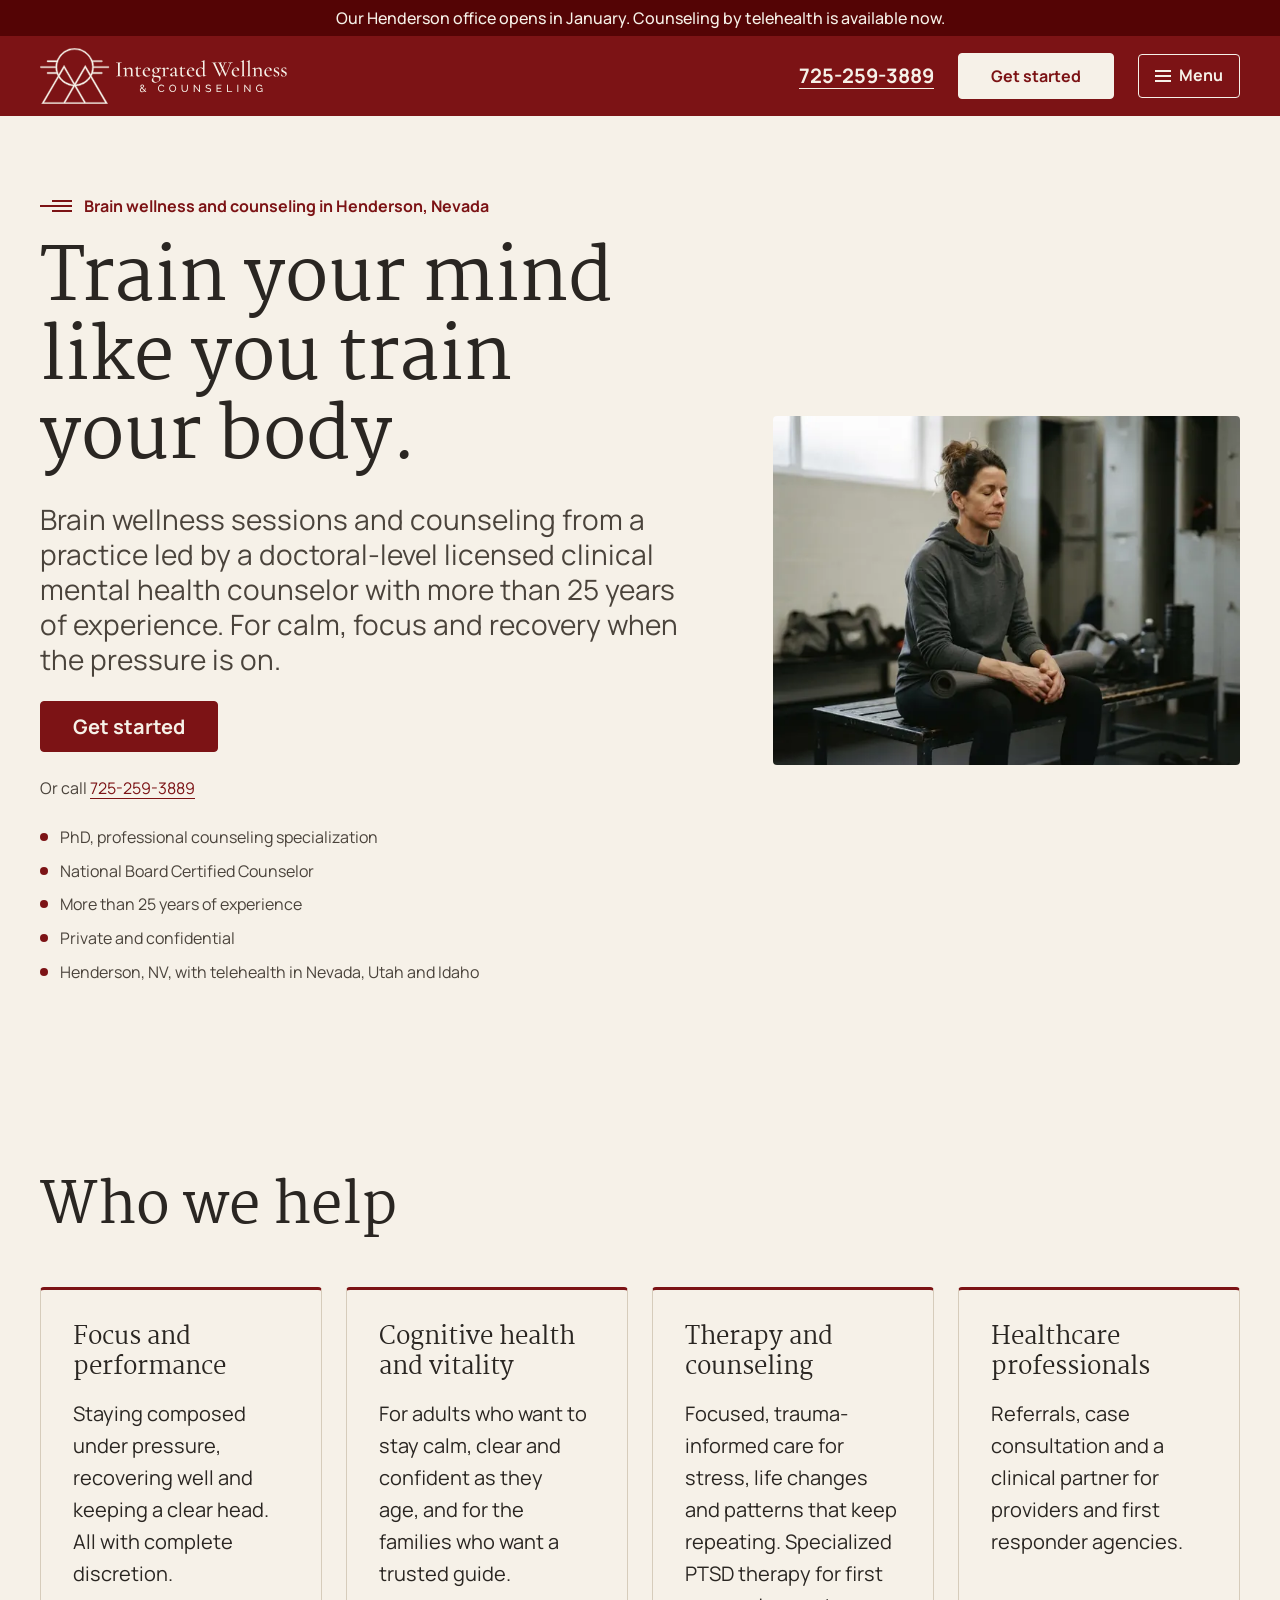
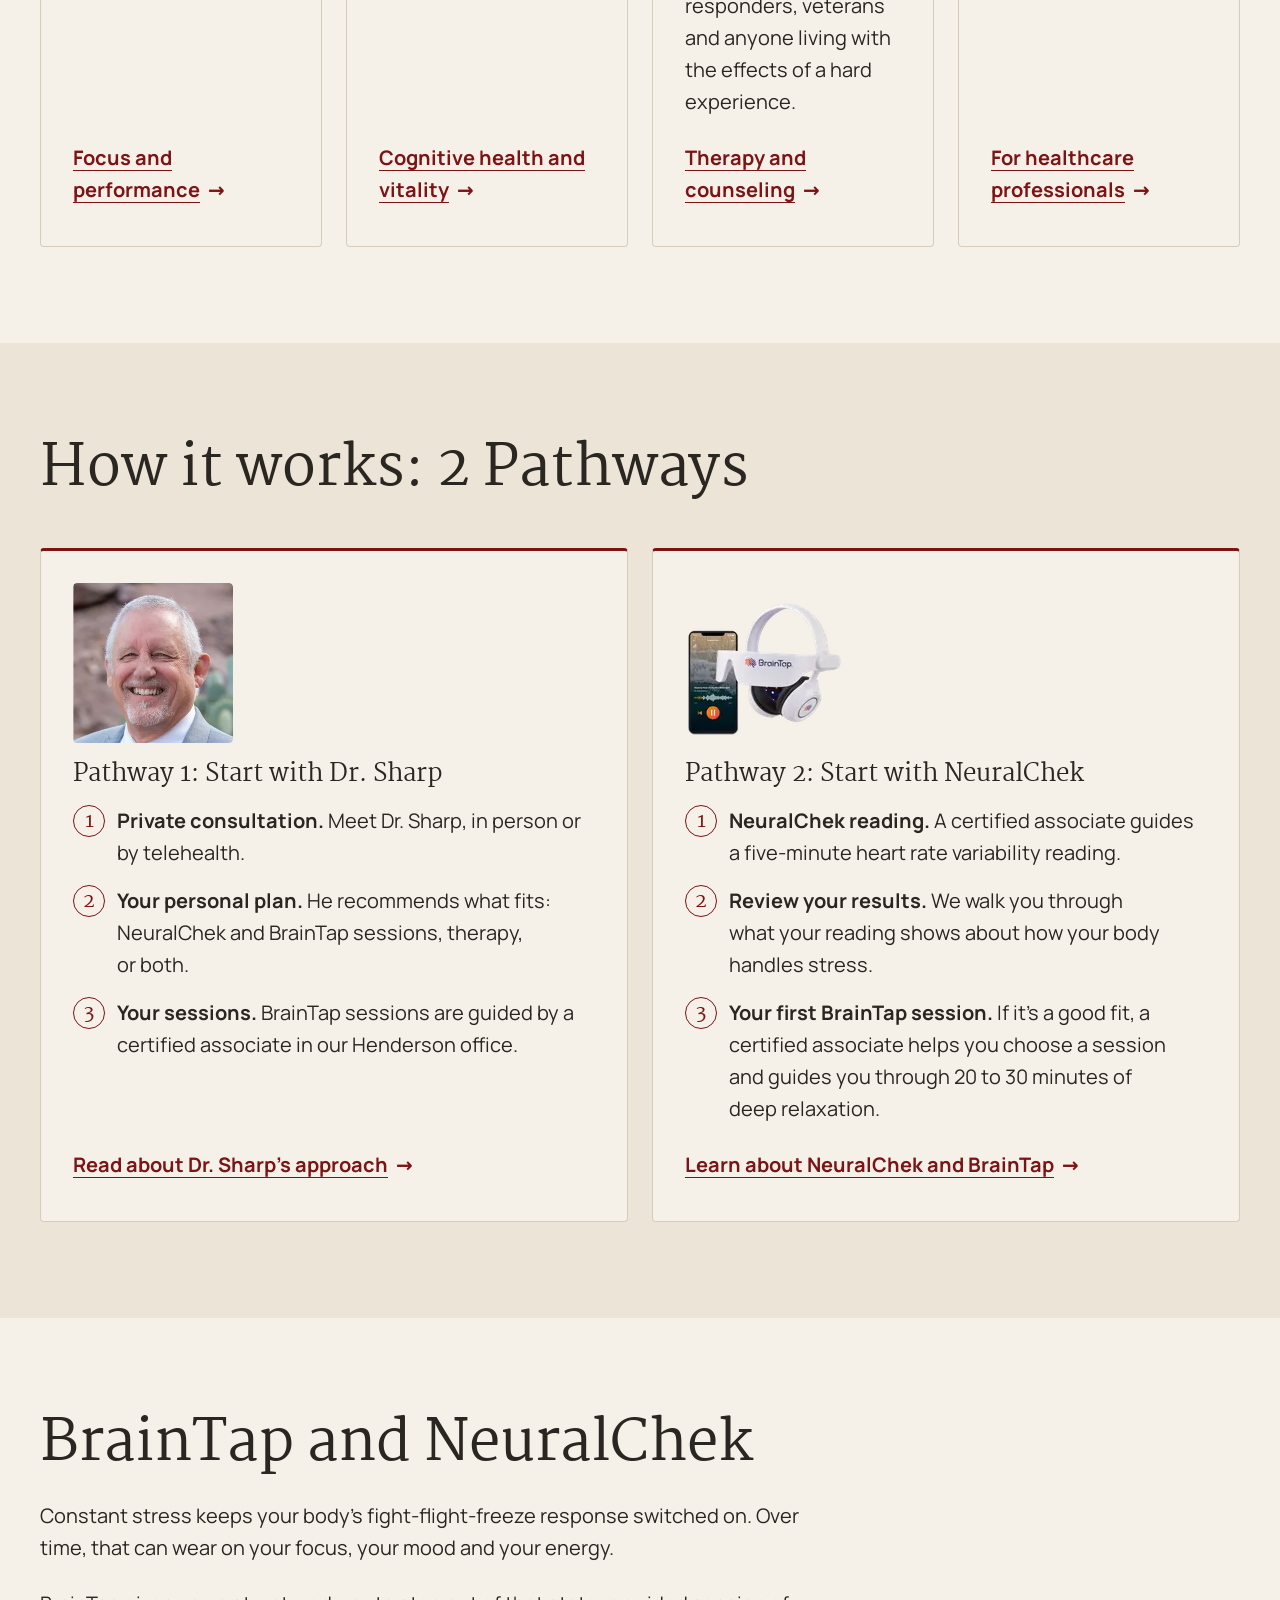
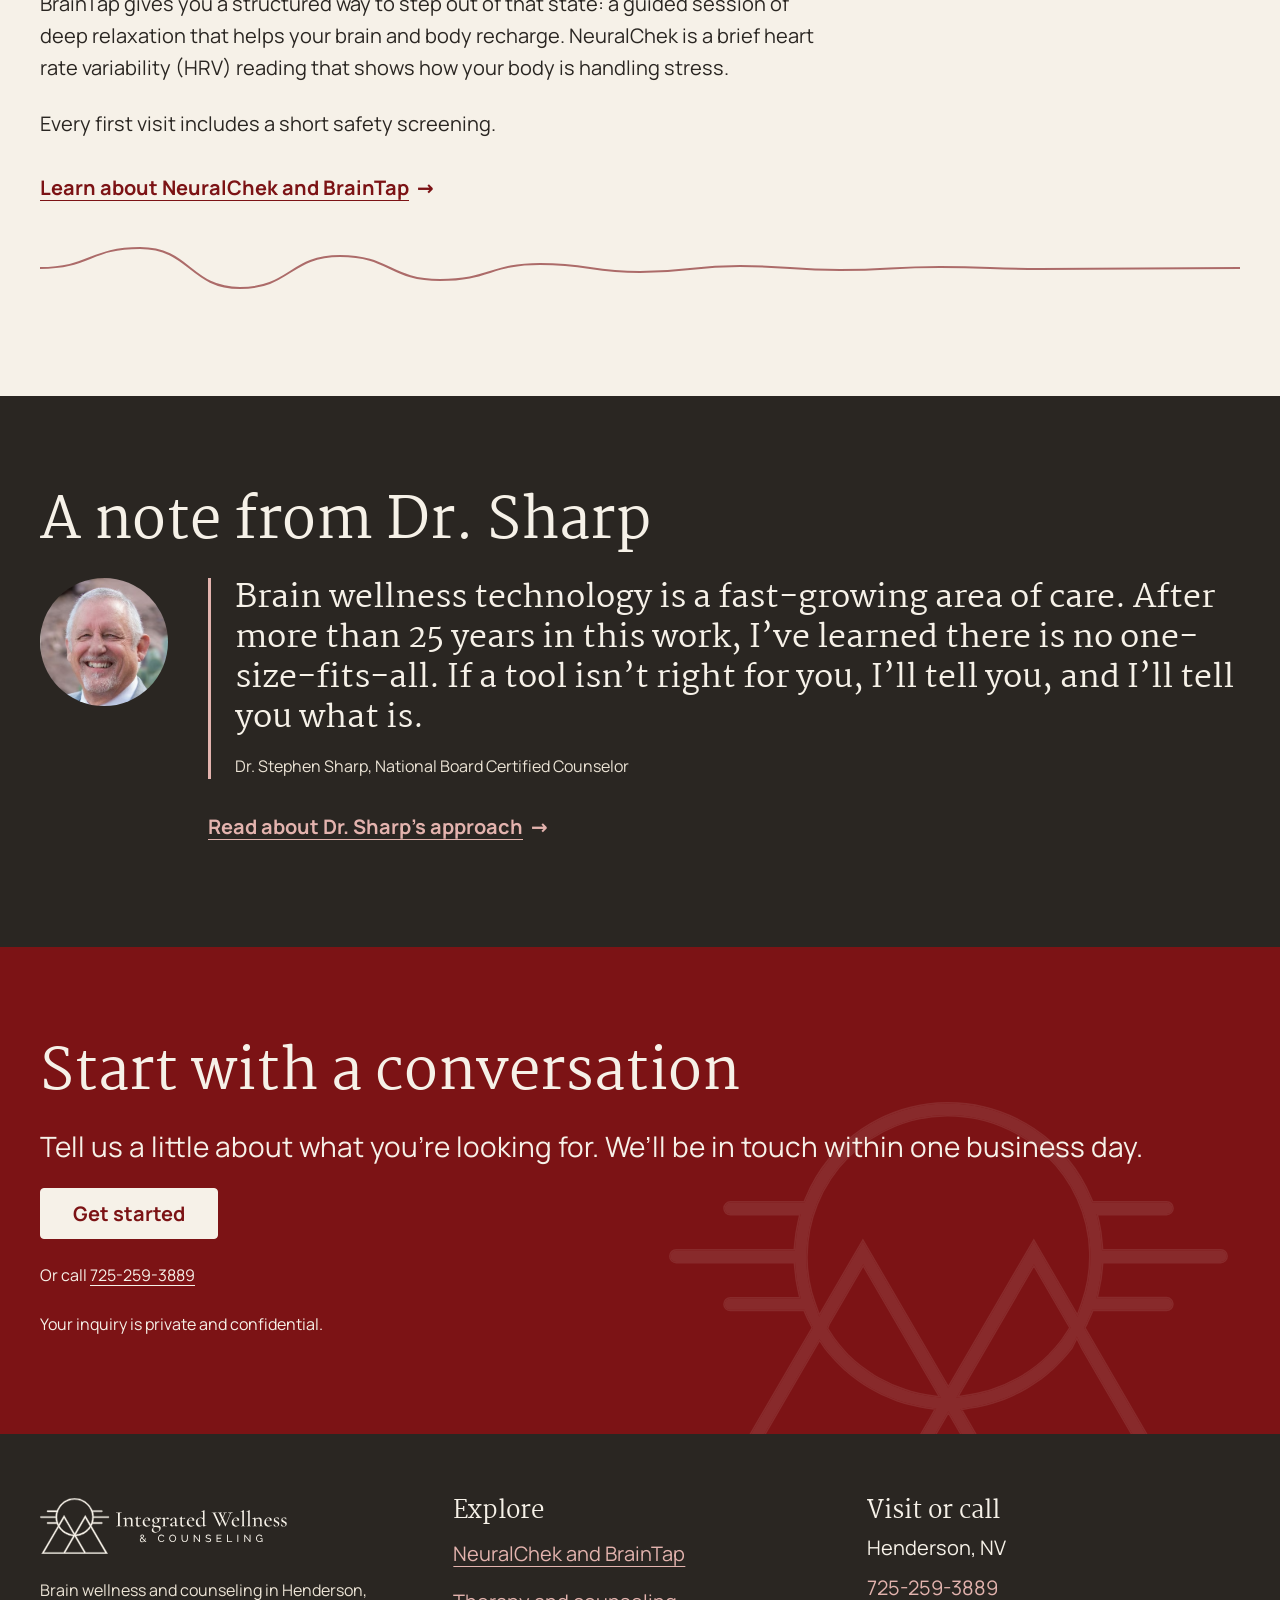
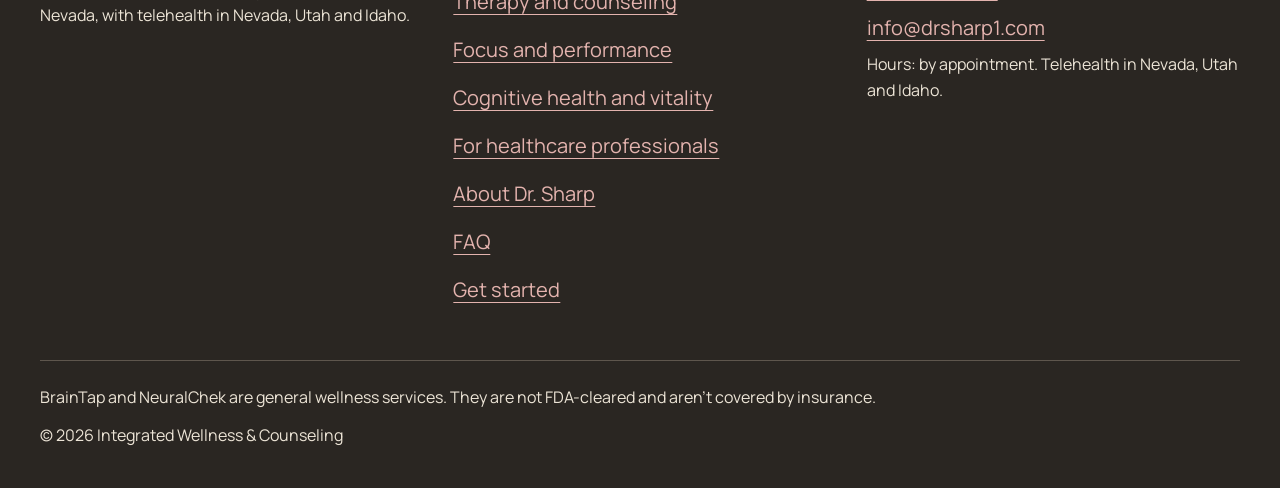
<file: index.html>
<!doctype html>
<html lang="en">
<head>
  <meta charset="utf-8">
  <!-- Google Analytics (GA4) -->
  <script async src="https://www.googletagmanager.com/gtag/js?id=G-Z3F29K48T2"></script>
  <script>
    window.dataLayer = window.dataLayer || [];
    function gtag(){dataLayer.push(arguments);}
    gtag('js', new Date());
    gtag('config', 'G-Z3F29K48T2');
  </script>
  <meta name="viewport" content="width=device-width, initial-scale=1, viewport-fit=cover">
  <title>Brain Wellness and Counseling in Henderson, NV | Dr. Stephen Sharp</title>
  <meta name="claude:viewport-fit-sides" content="cover">
  <meta name="description" content="Brain wellness sessions (NeuralChek and BrainTap) and counseling with Dr. Stephen Sharp, a doctoral-level licensed clinical mental health counselor in Henderson, Nevada. Telehealth in Nevada, Utah and Idaho.">
  <link rel="canonical" href="https://www.drsharp.org/">
  <meta name="theme-color" content="#7c1315">
  <meta name="format-detection" content="telephone=no">

  <link rel="preload" href="assets/fonts/martel-400.woff2" as="font" type="font/woff2" crossorigin>
  <link rel="preload" href="assets/fonts/manrope-var.woff2" as="font" type="font/woff2" crossorigin>
  <link rel="stylesheet" href="assets/css/styles.css">
  <script src="assets/js/main.js" defer></script>

  <link rel="icon" href="favicon.ico" sizes="32x32">
  <link rel="apple-touch-icon" href="apple-touch-icon.png">
  <link rel="manifest" href="site.webmanifest">

  <!-- TODO: add assets/img/og-image.jpg (1200x630) before launch -->
  <meta property="og:type" content="website">
  <meta property="og:site_name" content="Integrated Wellness &amp; Counseling">
  <meta property="og:title" content="Train your mind like you train your body">
  <meta property="og:description" content="Brain wellness sessions (NeuralChek and BrainTap) and counseling with Dr. Stephen Sharp, a doctoral-level licensed clinical mental health counselor in Henderson, Nevada. Telehealth in Nevada, Utah and Idaho.">
  <meta property="og:url" content="https://www.drsharp.org/">
  <meta property="og:image" content="https://www.drsharp.org/assets/img/og-image.jpg">
  <meta property="og:locale" content="en_US">
  <meta name="twitter:card" content="summary_large_image">
  <script type="application/ld+json">
  {
    "@context": "https://schema.org",
    "@type": "LocalBusiness",
    "@id": "https://www.drsharp.org/#practice",
    "name": "Integrated Wellness & Counseling",
    "description": "Brain wellness sessions (NeuralChek and BrainTap) and counseling in Henderson, Nevada, with telehealth in Nevada, Utah and Idaho.",
    "url": "https://www.drsharp.org/",
    "logo": "https://www.drsharp.org/assets/img/logo.png",
    "telephone": "+1-725-259-3889",
    "faxNumber": "+1-928-496-2093",
    "address": {
      "@type": "PostalAddress",
      "addressLocality": "Henderson",
      "addressRegion": "NV",
      "addressCountry": "US"
    },
    "areaServed": [
      {
        "@type": "State",
        "name": "Nevada"
      },
      {
        "@type": "State",
        "name": "Utah"
      },
      {
        "@type": "State",
        "name": "Idaho"
      }
    ],
    "paymentAccepted": "Credit card, PayPal, Zelle, Venmo",
    "founder": {
      "@id": "https://www.drsharp.org/about.html#dr-sharp"
    }
  }
  </script>
</head>
<body>
  <a class="skip-link" href="#main">Skip to main content</a>

  <div class="site-banner"><p class="container">Our Henderson office opens in January. Counseling by telehealth is available now.</p></div>
  <!-- CONFIRM: January opening -->
  <header class="site-header theme-brand">
    <div class="container site-header__bar">
      <!-- Mark alone on phones, full logo from 768px; the browser loads only one -->
      <a class="site-header__logo" href="index.html">
        <picture>
          <source media="(min-width: 48em)" srcset="assets/img/logo-reversed.svg" width="332" height="75">
          <img src="assets/img/mark-reversed.svg" alt="Integrated Wellness &amp; Counseling, home" width="93" height="75">
        </picture>
      </a>

      <button class="menu-toggle" type="button" aria-expanded="false" aria-controls="site-nav" hidden>
        <span class="menu-toggle__icon" aria-hidden="true"></span>
        Menu
      </button>

      <nav class="site-nav" id="site-nav" aria-label="Main">
        <ul class="site-nav__list" role="list">
          <li><a href="neuralchek-braintap.html">NeuralChek and BrainTap</a></li><li><a href="therapy-counseling.html">Therapy</a></li><li class="nav-group"><button class="nav-group__toggle" type="button" aria-expanded="true" aria-controls="nav-who">Who we help</button><ul class="nav-group__list" id="nav-who" role="list"><li><a href="focus-performance.html">Focus and performance</a></li><li><a href="cognitive-health.html">Cognitive health and vitality</a></li><li><a href="healthcare-professionals.html">For healthcare professionals</a></li></ul></li><li><a href="about.html">About</a></li><li><a href="faq.html">FAQ</a></li>
          <li class="site-nav__cta"><a class="btn" href="get-started.html">Get started</a></li>
        </ul>
      </nav>

      <a class="site-header__call" href="tel:+17252593889">725-259-3889</a>

      <a class="btn site-header__cta" href="get-started.html">Get started</a>
    </div>
  </header>

  <main id="main">
<section class="hero" aria-labelledby="page-title">
  <div class="container split split--wide-text">
    <div class="stack">
      <p class="eyebrow">Brain wellness and counseling in Henderson, Nevada</p>
      <h1 id="page-title">Train your mind like you train your body.</h1>
      <p class="lead">Brain wellness sessions and counseling from a practice led by a doctoral-level licensed clinical mental health counselor with more than 25 years of experience. For calm, focus and recovery when the pressure is on.</p>
      <div class="cluster"><a class="btn" href="get-started.html">Get started</a></div>
      <p class="meta">Or call <a href="tel:+17252593889">725-259-3889</a></p>
      <ul class="ticks ticks--compact" role="list"><li><span>PhD, professional counseling specialization</span></li><li><span>National Board Certified Counselor</span></li><li><span>More than 25 years of experience</span></li><li><span>Private and confidential</span></li><li><span>Henderson, NV, with telehealth in Nevada, Utah and Idaho</span></li></ul>
    </div>
    <picture class="photo">
      <img
        src="assets/img/calm-still-adult-1024.webp"
        srcset="assets/img/calm-still-adult-640.webp 640w,
                assets/img/calm-still-adult-1024.webp 1024w"
        sizes="(min-width: 1024px) 540px, 100vw"
        alt="Woman relaxed at the gym, after a hard session of yoga"
        width="1024" height="765"
        fetchpriority="high" decoding="async">
    </picture>
  </div>
</section>
<section class="section" aria-labelledby="who-title">
  <div class="container">
<div class="stack section-head"><h2 id="who-title">Who we help</h2></div>
    <ul class="grid grid--narrow" role="list">
      <li class="card stack"><h3>Focus and performance</h3><p>Staying composed under pressure, recovering well and keeping a clear head. All with complete discretion.</p><a class="link-arrow" href="focus-performance.html">Focus and performance</a></li>
      <li class="card stack"><h3>Cognitive health and vitality</h3><p>For adults who want to stay calm, clear and confident as they age, and for the families who want a trusted guide.</p><a class="link-arrow" href="cognitive-health.html">Cognitive health and vitality</a></li>
      <li class="card stack"><h3>Therapy and counseling</h3><p>Focused, trauma-informed care for stress, life changes and patterns that keep repeating. Specialized PTSD therapy for first responders, veterans and anyone living with the effects of a hard experience.</p><a class="link-arrow" href="therapy-counseling.html">Therapy and counseling</a></li>
      <li class="card stack"><h3>Healthcare professionals</h3><p>Referrals, case consultation and a clinical partner for providers and first responder agencies.</p><a class="link-arrow" href="healthcare-professionals.html">For healthcare professionals</a></li>
    </ul>
  </div>
</section>
<section class="section theme-alt" aria-labelledby="pathways-title">
  <div class="container">
<div class="stack section-head"><h2 id="pathways-title">How it works: 2 Pathways</h2></div><ul class="grid" role="list">
      <li class="card stack">
        <div class="card__media">
          <picture class="photo frame-card">
            <img
              src="assets/img/dr-sharp.webp"
              srcset="assets/img/dr-sharp-160.webp 160w,
                      assets/img/dr-sharp-320.webp 320w,
                      assets/img/dr-sharp.webp 430w"
              sizes="16rem"
              alt="Dr. Stephen Sharp"
              width="430" height="430"
              loading="lazy" decoding="async">
          </picture>
        </div>
        <h3>Pathway 1: Start with Dr. Sharp</h3><ol class="steps steps--compact" role="list"><li class="steps__item"><p><strong>Private consultation.</strong> Meet Dr. Sharp, in person or by telehealth.</p></li><li class="steps__item"><p><strong>Your personal plan.</strong> He recommends what fits: NeuralChek and BrainTap sessions, therapy, or both.</p></li><li class="steps__item"><p><strong>Your sessions.</strong> BrainTap sessions are guided by a certified associate in our Henderson office.</p></li></ol><a class="link-arrow" href="about.html">Read about Dr. Sharp’s approach</a></li>
      <li class="card stack">
        <div class="card__media">
          <picture class="photo frame-card">
            <img
              src="assets/img/braintap-headset-app-320.webp"
              srcset="assets/img/braintap-headset-app-160.webp 160w,
                      assets/img/braintap-headset-app-320.webp 320w"
              sizes="160px"
              alt="BrainTap headset product"
              width="430" height="430"
              loading="lazy" decoding="async">
          </picture>
        </div>
        <h3>Pathway 2: Start with NeuralChek</h3><ol class="steps steps--compact" role="list"><li class="steps__item"><p><strong>NeuralChek reading.</strong> A certified associate guides a five-minute heart rate variability reading.</p></li><li class="steps__item"><p><strong>Review your results.</strong> We walk you through what your reading shows about how your body handles stress.</p></li><li class="steps__item"><p><strong>Your first BrainTap session.</strong> If it’s a good fit, a certified associate helps you choose a session and guides you through 20 to 30 minutes of deep relaxation.</p></li></ol><!-- CONFIRM: BrainTap certifies the 'certified associates' --><a class="link-arrow" href="neuralchek-braintap.html">Learn about NeuralChek and BrainTap</a></li>
    </ul>
  </div>
</section>
<section class="section" aria-labelledby="bt-title">
  <div class="container">
    <div class="stack">
      <div class="stack">
        <h2 id="bt-title">BrainTap and NeuralChek</h2>
        <p>Constant stress keeps your body’s fight-flight-freeze response switched on. Over time, that can wear on your focus, your mood and your energy.</p>
        <p>BrainTap gives you a structured way to step out of that state: a guided session of deep relaxation that helps your brain and body recharge. NeuralChek is a brief heart rate variability (HRV) reading that shows how your body is handling stress.</p>
        <p>Every first visit includes a short safety screening.</p>
        <a class="link-arrow" href="neuralchek-braintap.html">Learn about NeuralChek and BrainTap</a>
      </div>
      <svg class="wave" viewBox="0 0 600 64" preserveAspectRatio="none" aria-hidden="true" focusable="false"><path d="M0 32 C 25 32 25 12 50 12 S 75 52 100 52 S 125 20 150 20 S 175 44 200 44 S 225 28 250 28 S 275 36 300 36 S 325 30 350 30 S 375 34 400 34 S 425 31 450 31 S 475 33 500 33 S 550 32 600 32" fill="none" stroke="currentColor" stroke-width="2" vector-effect="non-scaling-stroke"/></svg>
    </div>
  </div>
</section>
<section class="section theme-inverse" aria-labelledby="note-title">
  <div class="container">
    <div class="stack">
      <h2 id="note-title">A note from Dr. Sharp</h2>
      <div class="byline-photo">
        <picture class="photo photo--circle frame-note"><source type="image/avif" srcset="assets/img/dr-sharp.avif 430w, assets/img/dr-sharp-320.avif 320w, assets/img/dr-sharp-160.avif 160w" sizes="12.8rem"><source type="image/webp" srcset="assets/img/dr-sharp.webp 430w, assets/img/dr-sharp-320.webp 320w, assets/img/dr-sharp-160.webp 160w" sizes="12.8rem"><img src="assets/img/dr-sharp.jpg" srcset="assets/img/dr-sharp.jpg 430w, assets/img/dr-sharp-320.jpg 320w, assets/img/dr-sharp-160.jpg 160w" sizes="12.8rem" alt="" width="430" height="430" loading="lazy" decoding="async"></picture>
        <div class="stack">
        <blockquote class="note stack">
          <p class="note__quote">Brain wellness technology is a fast-growing area of care. After more than 25 years in this work, I’ve learned there is no one-size-fits-all. If a tool isn’t right for you, I’ll tell you, and I’ll tell you what is.</p>
          <footer class="meta">Dr. Stephen Sharp, National Board Certified Counselor</footer>
        </blockquote>
        <a class="link-arrow" href="about.html">Read about Dr. Sharp’s approach</a>
        </div>
      </div>
    </div>
  </div>
</section>
<section class="section theme-brand sun-band" aria-labelledby="conversation-title">
  <div class="container stack">
    <h2 id="conversation-title">Start with a conversation</h2>
    <p class="lead">Tell us a little about what you’re looking for. We’ll be in touch within one business day.</p><!-- CONFIRM: response time -->
    <div class="cluster"><a class="btn" href="get-started.html">Get started</a></div>
    <p class="meta">Or call <a href="tel:+17252593889">725-259-3889</a></p>
    <p class="meta">Your inquiry is private and confidential.</p>
  </div>
</section>
  </main>

  <footer class="site-footer theme-inverse">
    <div class="container">
      <div class="site-footer__grid">
        <div class="stack">
          <img class="site-footer__logo" src="assets/img/logo-reversed.svg" alt="Integrated Wellness &amp; Counseling" width="332" height="75" loading="lazy" decoding="async">
          <p class="meta">Brain wellness and counseling in Henderson, Nevada, with telehealth in Nevada, Utah and Idaho.</p>
        </div>
        <nav aria-labelledby="footer-nav-title" class="stack stack--tight">
          <h2 id="footer-nav-title">Explore</h2>
          <ul class="site-footer__list" role="list"><li><a href="neuralchek-braintap.html">NeuralChek and BrainTap</a></li><li><a href="therapy-counseling.html">Therapy and counseling</a></li><li><a href="focus-performance.html">Focus and performance</a></li><li><a href="cognitive-health.html">Cognitive health and vitality</a></li><li><a href="healthcare-professionals.html">For healthcare professionals</a></li><li><a href="about.html">About Dr. Sharp</a></li><li><a href="faq.html">FAQ</a></li><li><a href="get-started.html">Get started</a></li></ul>
        </nav>
        <div class="stack stack--tight">
          <h2>Visit or call</h2>
          <address class="stack stack--tight">
            <p>Henderson, NV</p>
            <p><a href="tel:+17252593889">725-259-3889</a></p>
            <p><a href="mailto:info@drsharp1.com">info@drsharp1.com</a></p>
            <p class="meta">Hours: by appointment. Telehealth in Nevada, Utah and Idaho.</p>
          </address>
        </div>
      </div>
      <div class="site-footer__legal">
        <p class="meta site-footer__note">BrainTap and NeuralChek are general wellness services. They are not FDA-cleared and aren’t covered by insurance.</p>
        <p class="meta">&copy; 2026 Integrated Wellness &amp; Counseling</p>
        <!-- TODO: add links to privacy.html and accessibility.html once those pages exist -->
      </div>
    </div>
  </footer>
</body>
</html>
</file>
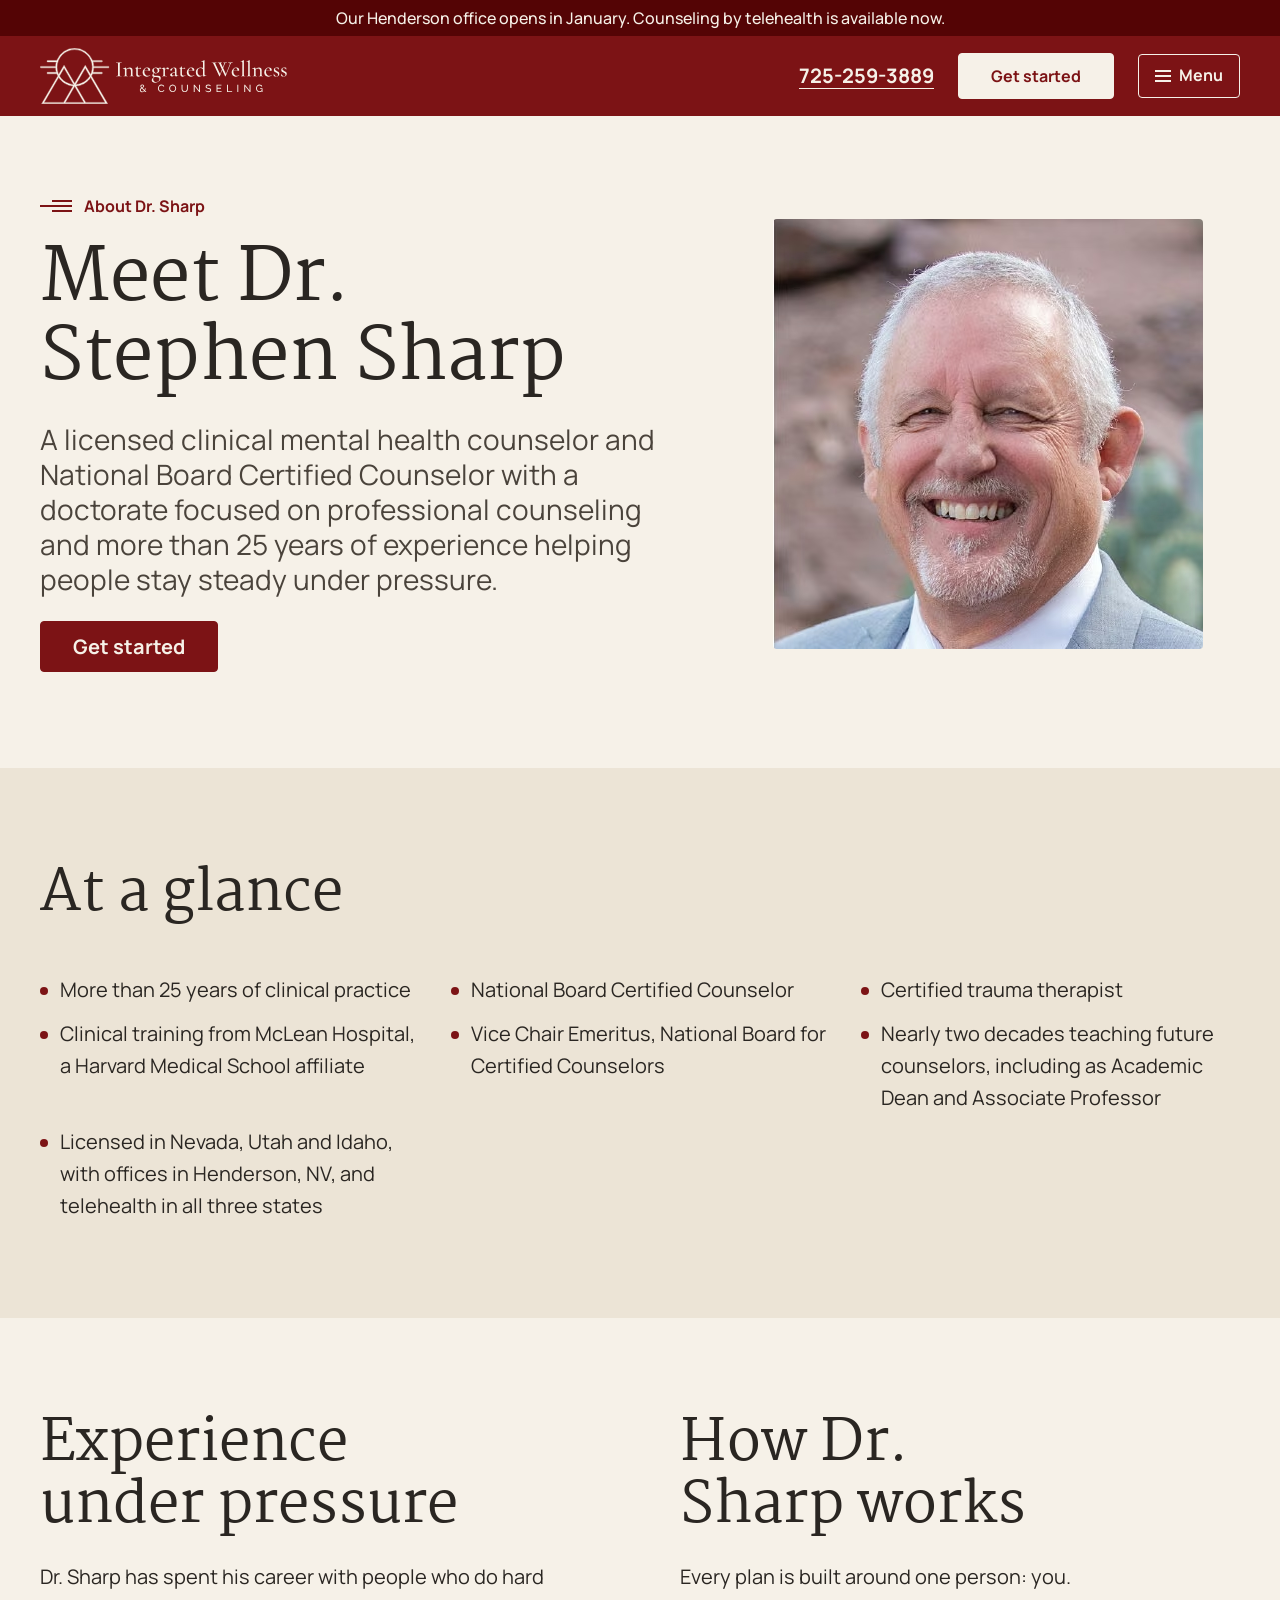
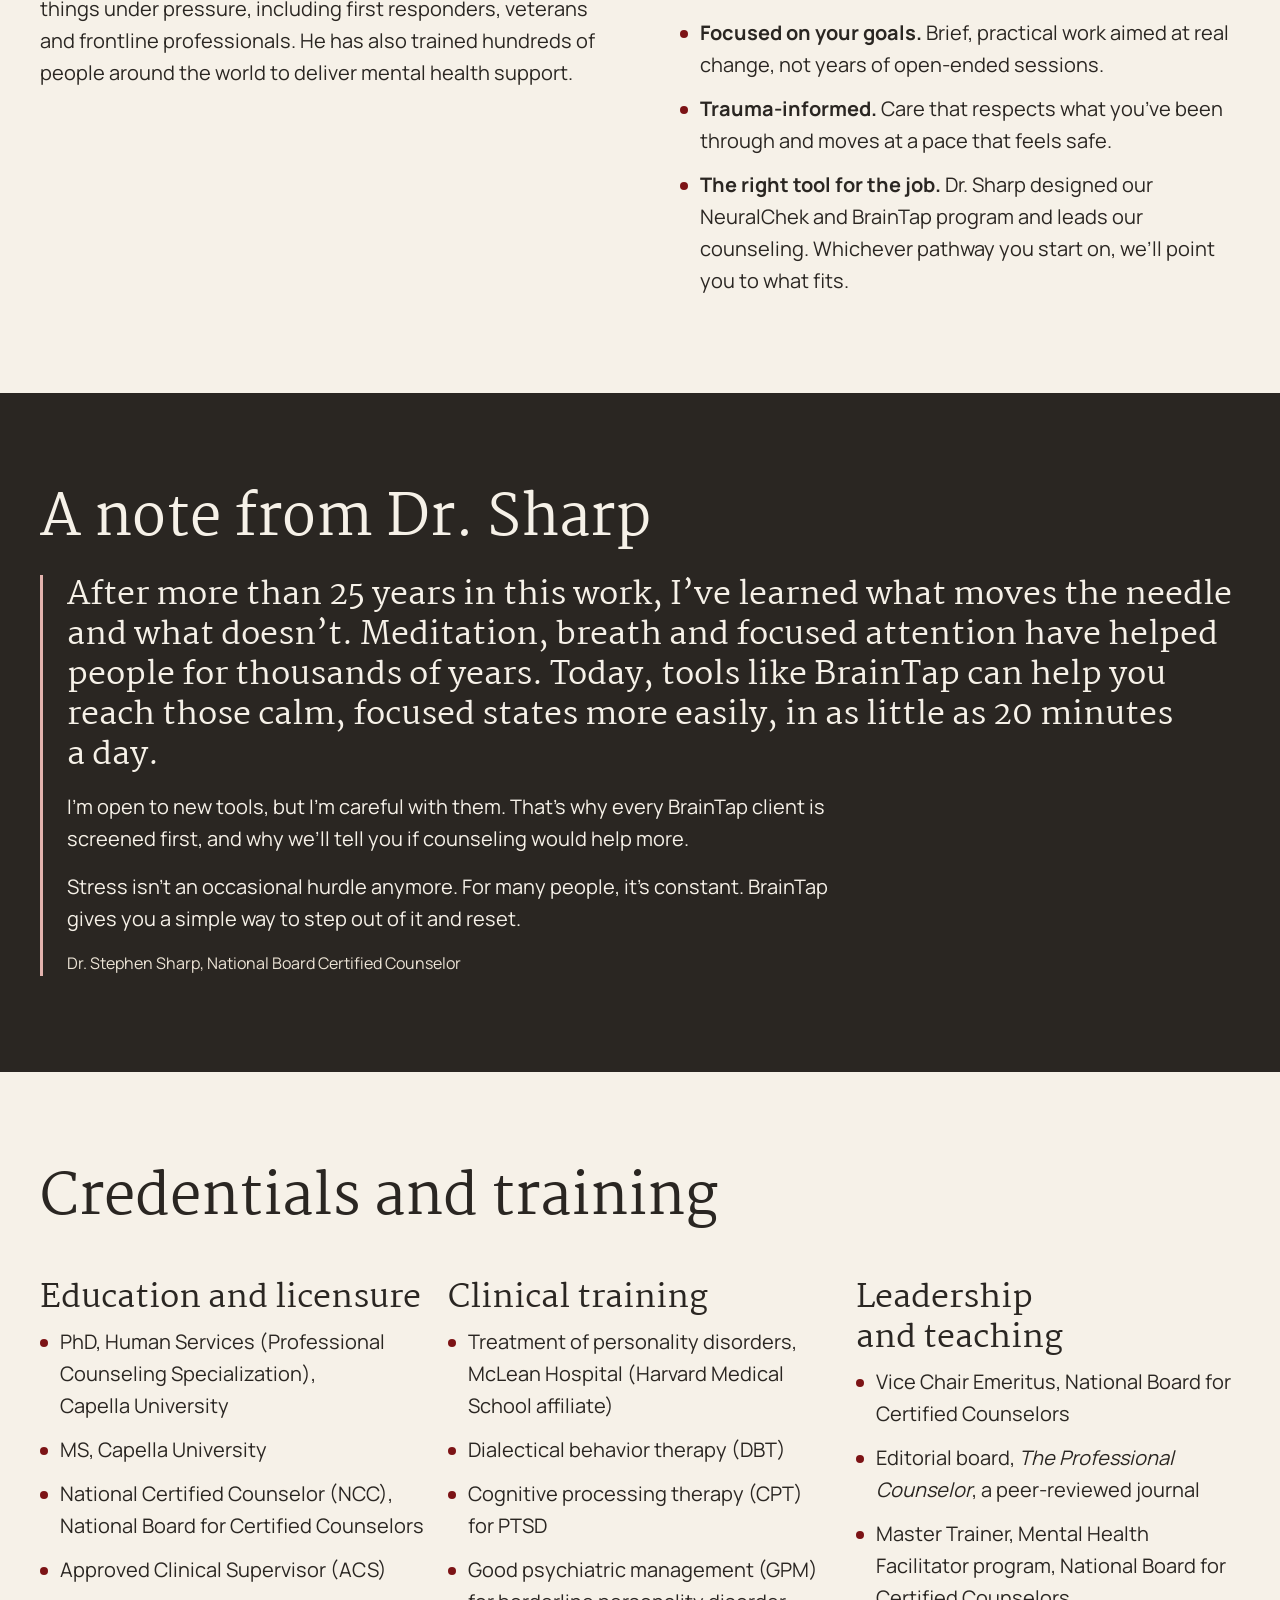
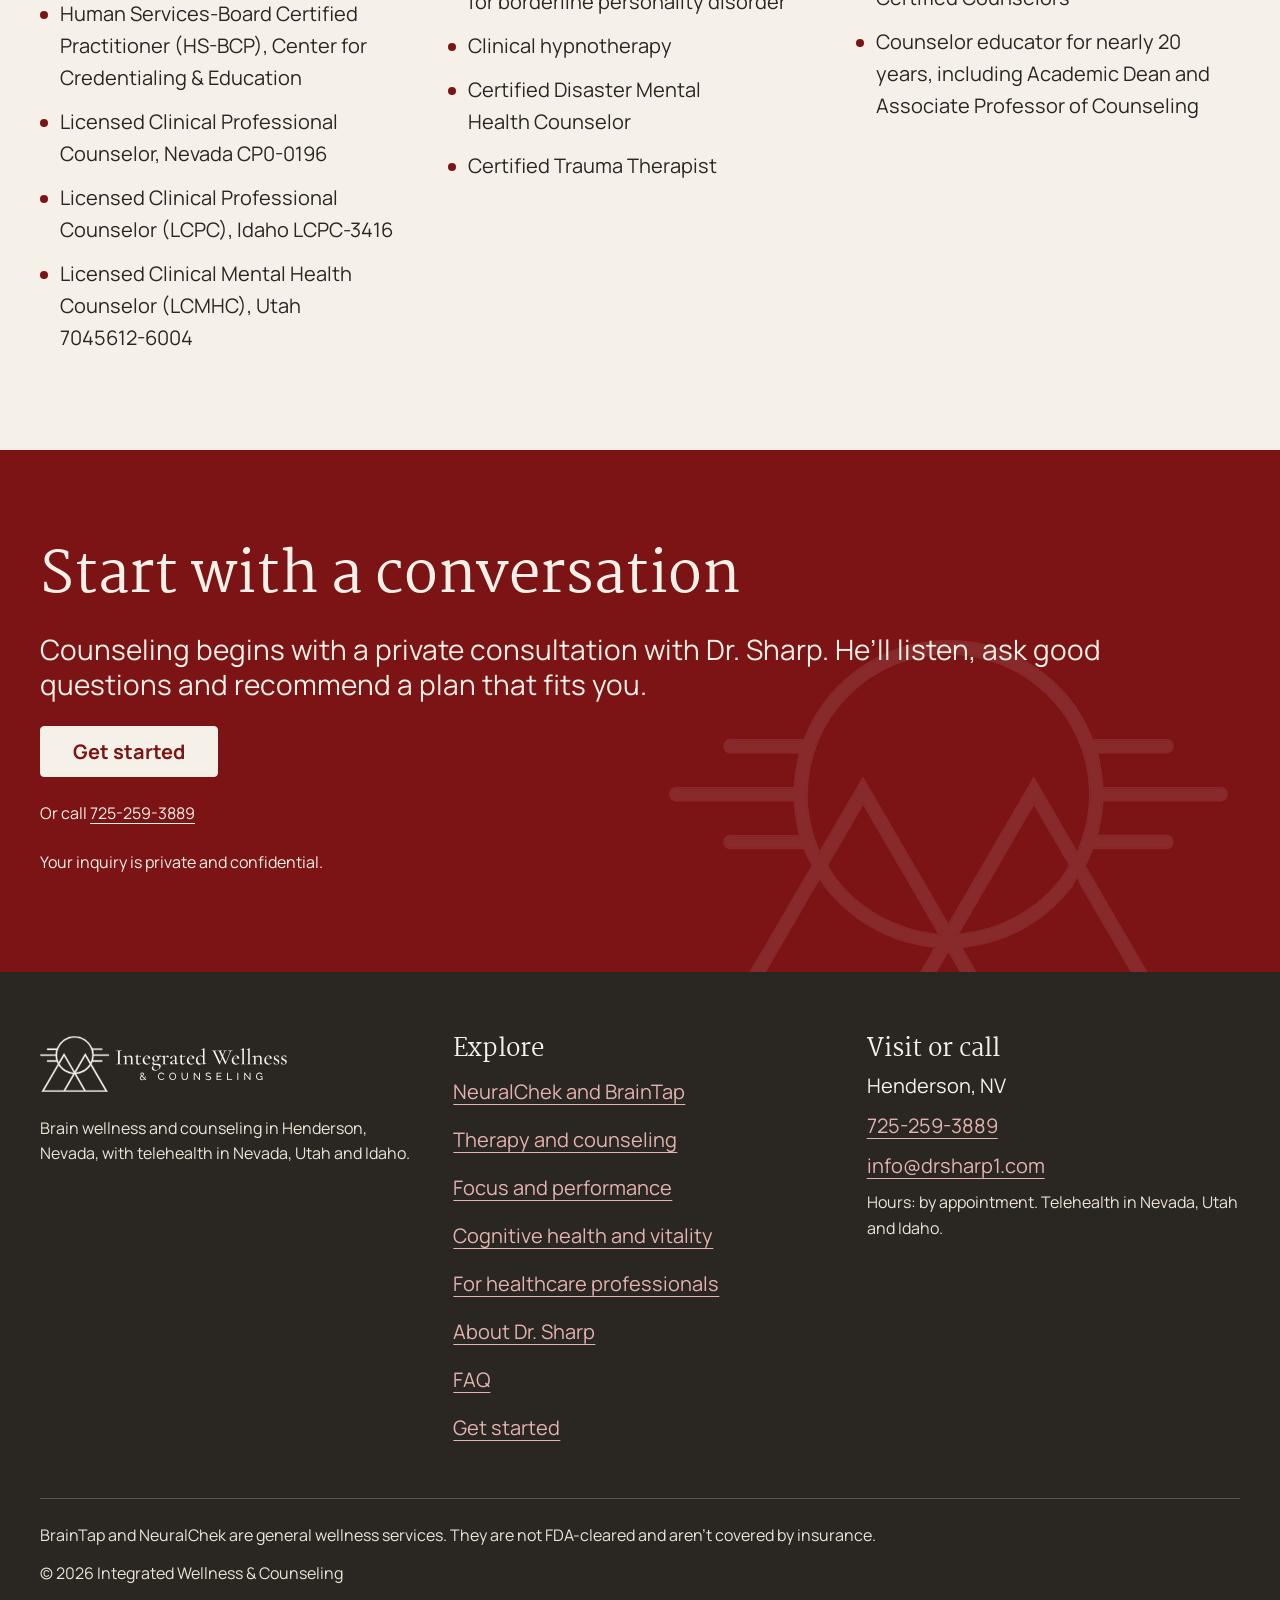
<file: about.html>
<!doctype html>
<html lang="en">
<head>
  <meta charset="utf-8">
  <!-- Google Analytics (GA4) -->
  <script async src="https://www.googletagmanager.com/gtag/js?id=G-Z3F29K48T2"></script>
  <script>
    window.dataLayer = window.dataLayer || [];
    function gtag(){dataLayer.push(arguments);}
    gtag('js', new Date());
    gtag('config', 'G-Z3F29K48T2');
  </script>
  <meta name="viewport" content="width=device-width, initial-scale=1, viewport-fit=cover">
  <title>About Dr. Stephen Sharp, Licensed Clinical Mental Health Counselor | Integrated Wellness &amp; Counseling</title>
  <meta name="claude:viewport-fit-sides" content="cover">
  <meta name="description" content="Dr. Stephen Sharp is a licensed clinical mental health counselor and National Board Certified Counselor serving Nevada, Utah and Idaho, with a doctorate focused on professional counseling, more than 25 years of experience and clinical training from McLean Hospital.">
  <link rel="canonical" href="https://www.drsharp.org/about.html">
  <meta name="theme-color" content="#7c1315">
  <meta name="format-detection" content="telephone=no">

  <link rel="preload" href="assets/fonts/martel-400.woff2" as="font" type="font/woff2" crossorigin>
  <link rel="preload" href="assets/fonts/manrope-var.woff2" as="font" type="font/woff2" crossorigin>
  <link rel="stylesheet" href="assets/css/styles.css">
  <script src="assets/js/main.js" defer></script>

  <link rel="icon" href="favicon.ico" sizes="32x32">
  <link rel="apple-touch-icon" href="apple-touch-icon.png">
  <link rel="manifest" href="site.webmanifest">

  <!-- TODO: add assets/img/og-image.jpg (1200x630) before launch -->
  <meta property="og:type" content="website">
  <meta property="og:site_name" content="Integrated Wellness &amp; Counseling">
  <meta property="og:title" content="Meet Dr. Stephen Sharp">
  <meta property="og:description" content="Dr. Stephen Sharp is a licensed clinical mental health counselor and National Board Certified Counselor serving Nevada, Utah and Idaho, with a doctorate focused on professional counseling, more than 25 years of experience and clinical training from McLean Hospital.">
  <meta property="og:url" content="https://www.drsharp.org/about.html">
  <meta property="og:image" content="https://www.drsharp.org/assets/img/og-image.jpg">
  <meta property="og:locale" content="en_US">
  <meta name="twitter:card" content="summary_large_image">
  <script type="application/ld+json">
  {
    "@context": "https://schema.org",
    "@type": "Person",
    "@id": "https://www.drsharp.org/about.html#dr-sharp",
    "name": "Stephen Sharp",
    "honorificPrefix": "Dr.",
    "jobTitle": "Licensed clinical mental health counselor",
    "honorificSuffix": "PhD, NCC, ACS, HS-BCP",
    "description": "Licensed clinical mental health counselor and National Board Certified Counselor with a doctorate focused on professional counseling and more than 25 years of experience.",
    "worksFor": {
      "@id": "https://www.drsharp.org/#practice"
    },
    "url": "https://www.drsharp.org/about.html"
  }
  </script>
</head>
<body>
  <a class="skip-link" href="#main">Skip to main content</a>

  <div class="site-banner"><p class="container">Our Henderson office opens in January. Counseling by telehealth is available now.</p></div>
  <!-- CONFIRM: January opening -->
  <header class="site-header theme-brand">
    <div class="container site-header__bar">
      <!-- Mark alone on phones, full logo from 768px; the browser loads only one -->
      <a class="site-header__logo" href="index.html">
        <picture>
          <source media="(min-width: 48em)" srcset="assets/img/logo-reversed.svg" width="332" height="75">
          <img src="assets/img/mark-reversed.svg" alt="Integrated Wellness &amp; Counseling, home" width="93" height="75">
        </picture>
      </a>

      <button class="menu-toggle" type="button" aria-expanded="false" aria-controls="site-nav" hidden>
        <span class="menu-toggle__icon" aria-hidden="true"></span>
        Menu
      </button>

      <nav class="site-nav" id="site-nav" aria-label="Main">
        <ul class="site-nav__list" role="list">
          <li><a href="neuralchek-braintap.html">NeuralChek and BrainTap</a></li><li><a href="therapy-counseling.html">Therapy</a></li><li class="nav-group"><button class="nav-group__toggle" type="button" aria-expanded="true" aria-controls="nav-who">Who we help</button><ul class="nav-group__list" id="nav-who" role="list"><li><a href="focus-performance.html">Focus and performance</a></li><li><a href="cognitive-health.html">Cognitive health and vitality</a></li><li><a href="healthcare-professionals.html">For healthcare professionals</a></li></ul></li><li><a href="about.html" aria-current="page">About</a></li><li><a href="faq.html">FAQ</a></li>
          <li class="site-nav__cta"><a class="btn" href="get-started.html">Get started</a></li>
        </ul>
      </nav>

      <a class="site-header__call" href="tel:+17252593889">725-259-3889</a>

      <a class="btn site-header__cta" href="get-started.html">Get started</a>
    </div>
  </header>

  <main id="main">
<section class="hero" aria-labelledby="page-title">
  <div class="container split split--wide-text">
    <div class="stack">
      <p class="eyebrow">About Dr. Sharp</p>
      <h1 id="page-title">Meet Dr. Stephen Sharp</h1>
      <p class="lead">A licensed clinical mental health counselor and National Board Certified Counselor with a doctorate focused on professional counseling and more than 25 years of experience helping people stay steady under pressure.</p>
      <div class="cluster"><a class="btn" href="get-started.html">Get started</a></div>
    </div>
    <picture class="photo photo--hero frame-about"><source type="image/avif" srcset="assets/img/dr-sharp.avif 430w, assets/img/dr-sharp-320.avif 320w, assets/img/dr-sharp-160.avif 160w" sizes="(min-width: 64em) 43rem, 100vw"><source type="image/webp" srcset="assets/img/dr-sharp.webp 430w, assets/img/dr-sharp-320.webp 320w, assets/img/dr-sharp-160.webp 160w" sizes="(min-width: 64em) 43rem, 100vw"><img src="assets/img/dr-sharp.jpg" srcset="assets/img/dr-sharp.jpg 430w, assets/img/dr-sharp-320.jpg 320w, assets/img/dr-sharp-160.jpg 160w" sizes="(min-width: 64em) 43rem, 100vw" alt="Dr. Stephen Sharp" width="430" height="430" fetchpriority="high" decoding="async"></picture>
  </div>
</section>
<section class="section theme-alt" aria-labelledby="glance-title">
  <div class="container">
<div class="stack section-head"><h2 id="glance-title">At a glance</h2></div><ul class="ticks" role="list"><li><span>More than 25 years of clinical practice</span></li><li><span>National Board Certified Counselor</span></li><li><span>Certified trauma therapist</span></li><li><span>Clinical training from McLean Hospital, a Harvard Medical School affiliate</span></li><li><span>Vice Chair Emeritus, National Board for Certified Counselors</span></li><li><span>Nearly two decades teaching future counselors, including as Academic Dean and Associate Professor</span></li><li><span>Licensed in Nevada, Utah and Idaho, with offices in Henderson, NV, and telehealth in all three states</span></li></ul>
  </div>
</section>
<section class="section" aria-labelledby="pressure-title">
  <div class="container">
    <div class="split">
      <div class="stack">
        <h2 id="pressure-title">Experience under pressure</h2>
        <p>Dr. Sharp has spent his career with people who do hard things under pressure, including first responders, veterans and frontline professionals. He has also trained hundreds of people around the world to deliver mental health support.</p>
      </div>
      <div class="stack">
        <h2 id="works-title">How Dr. Sharp works</h2>
        <p>Every plan is built around one person: you.</p>
        <ul class="ticks ticks--stack" role="list"><li><span><strong>Focused on your goals.</strong> Brief, practical work aimed at real change, not years of open-ended sessions.</span></li><li><span><strong>Trauma-informed.</strong> Care that respects what you’ve been through and moves at a pace that feels safe.</span></li><li><span><strong>The right tool for the job.</strong> Dr. Sharp designed our NeuralChek and BrainTap program and leads our counseling. Whichever pathway you start on, we’ll point you to what fits.</span></li></ul>
      </div>
    </div>
  </div>
</section>
<section class="section theme-inverse" aria-labelledby="note-title">
  <div class="container">
    <div class="stack">
      <h2 id="note-title">A note from Dr. Sharp</h2>
      <blockquote class="note stack">
        <p class="note__quote">After more than 25 years in this work, I’ve learned what moves the needle and what doesn’t. Meditation, breath and focused attention have helped people for thousands of years. Today, tools like BrainTap can help you reach those calm, focused states more easily, in as little as 20 minutes a day.</p>
        <p>I’m open to new tools, but I’m careful with them. That’s why every BrainTap client is screened first, and why we’ll tell you if counseling would help more.</p>
        <p>Stress isn’t an occasional hurdle anymore. For many people, it’s constant. BrainTap gives you a simple way to step out of it and reset.</p>
        <footer class="meta">Dr. Stephen Sharp, National Board Certified Counselor</footer>
      </blockquote>
    </div>
  </div>
</section>
<section class="section" aria-labelledby="credentials-title">
  <div class="container">
<div class="stack section-head"><h2 id="credentials-title">Credentials and training</h2></div>
    <div class="grid grid--wide">
      <div class="stack stack--tight">
        <h3>Education and licensure</h3>
        <ul class="ticks ticks--stack" role="list"><li><span>PhD, Human Services (Professional Counseling Specialization), Capella University</span></li><li><span>MS, Capella University</span></li><li><span>National Certified Counselor (NCC), National Board for Certified Counselors</span></li><li><span>Approved Clinical Supervisor (ACS)</span></li><li><span>Human Services-Board Certified Practitioner (HS-BCP), Center for Credentialing &amp; Education</span></li><li><span>Licensed Clinical Professional Counselor, Nevada CP0-0196<!-- CONFIRM: title and number against the Nevada board record --></span></li><li><span>Licensed Clinical Professional Counselor (LCPC), Idaho LCPC-3416</span></li><li><span>Licensed Clinical Mental Health Counselor (LCMHC), Utah 7045612-6004</span></li></ul>
      </div>
      <div class="stack stack--tight">
        <h3>Clinical training</h3>
        <ul class="ticks ticks--stack" role="list"><li><span>Treatment of personality disorders, McLean Hospital (Harvard Medical School affiliate)</span></li><li><span>Dialectical behavior therapy (DBT)</span></li><li><span>Cognitive processing therapy (CPT) for PTSD</span></li><li><span>Good psychiatric management (GPM) for borderline personality disorder</span></li><li><span>Clinical hypnotherapy</span></li><li><span>Certified Disaster Mental Health Counselor</span></li><li><span>Certified Trauma Therapist</span></li></ul>
      </div>
      <div class="stack stack--tight">
        <h3>Leadership and teaching</h3>
        <ul class="ticks ticks--stack" role="list"><li><span>Vice Chair Emeritus, National Board for Certified Counselors</span></li><li><span>Editorial board, <cite>The Professional Counselor</cite>, a peer-reviewed journal</span></li><li><span>Master Trainer, Mental Health Facilitator program, National Board for Certified Counselors</span></li><li><span>Counselor educator for nearly 20 years, including Academic Dean and Associate Professor of Counseling</span></li></ul>
      </div>
    </div>
  </div>
</section>
<section class="section theme-brand sun-band" aria-labelledby="conversation-title">
  <div class="container stack">
    <h2 id="conversation-title">Start with a conversation</h2>
    <p class="lead">Counseling begins with a private consultation with Dr. Sharp. He’ll listen, ask good questions and recommend a plan that fits you.</p>
    <div class="cluster"><a class="btn" href="get-started.html">Get started</a></div>
    <p class="meta">Or call <a href="tel:+17252593889">725-259-3889</a></p>
    <p class="meta">Your inquiry is private and confidential.</p>
  </div>
</section>
  </main>

  <footer class="site-footer theme-inverse">
    <div class="container">
      <div class="site-footer__grid">
        <div class="stack">
          <img class="site-footer__logo" src="assets/img/logo-reversed.svg" alt="Integrated Wellness &amp; Counseling" width="332" height="75" loading="lazy" decoding="async">
          <p class="meta">Brain wellness and counseling in Henderson, Nevada, with telehealth in Nevada, Utah and Idaho.</p>
        </div>
        <nav aria-labelledby="footer-nav-title" class="stack stack--tight">
          <h2 id="footer-nav-title">Explore</h2>
          <ul class="site-footer__list" role="list"><li><a href="neuralchek-braintap.html">NeuralChek and BrainTap</a></li><li><a href="therapy-counseling.html">Therapy and counseling</a></li><li><a href="focus-performance.html">Focus and performance</a></li><li><a href="cognitive-health.html">Cognitive health and vitality</a></li><li><a href="healthcare-professionals.html">For healthcare professionals</a></li><li><a href="about.html">About Dr. Sharp</a></li><li><a href="faq.html">FAQ</a></li><li><a href="get-started.html">Get started</a></li></ul>
        </nav>
        <div class="stack stack--tight">
          <h2>Visit or call</h2>
          <address class="stack stack--tight">
            <p>Henderson, NV</p>
            <p><a href="tel:+17252593889">725-259-3889</a></p>
            <p><a href="mailto:info@drsharp1.com">info@drsharp1.com</a></p>
            <p class="meta">Hours: by appointment. Telehealth in Nevada, Utah and Idaho.</p>
          </address>
        </div>
      </div>
      <div class="site-footer__legal">
        <p class="meta site-footer__note">BrainTap and NeuralChek are general wellness services. They are not FDA-cleared and aren’t covered by insurance.</p>
        <p class="meta">&copy; 2026 Integrated Wellness &amp; Counseling</p>
        <!-- TODO: add links to privacy.html and accessibility.html once those pages exist -->
      </div>
    </div>
  </footer>
</body>
</html>
</file>
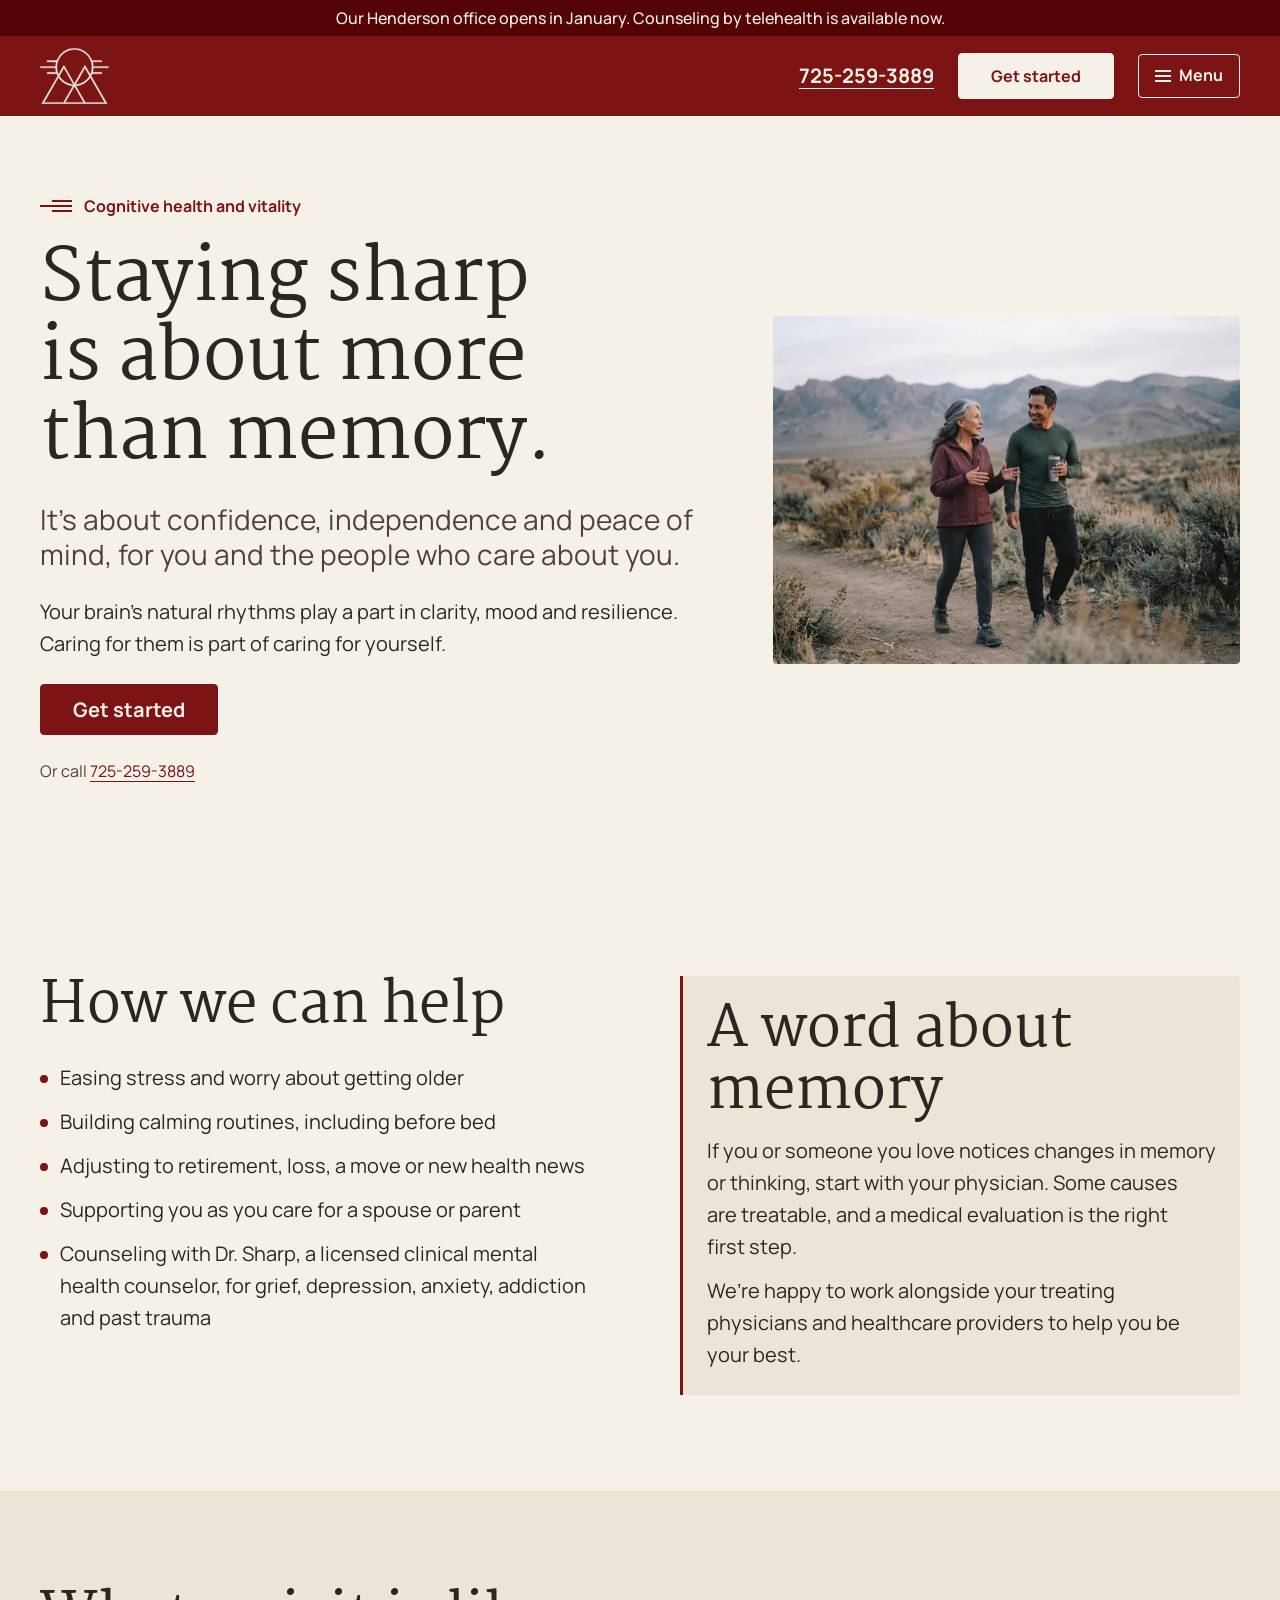
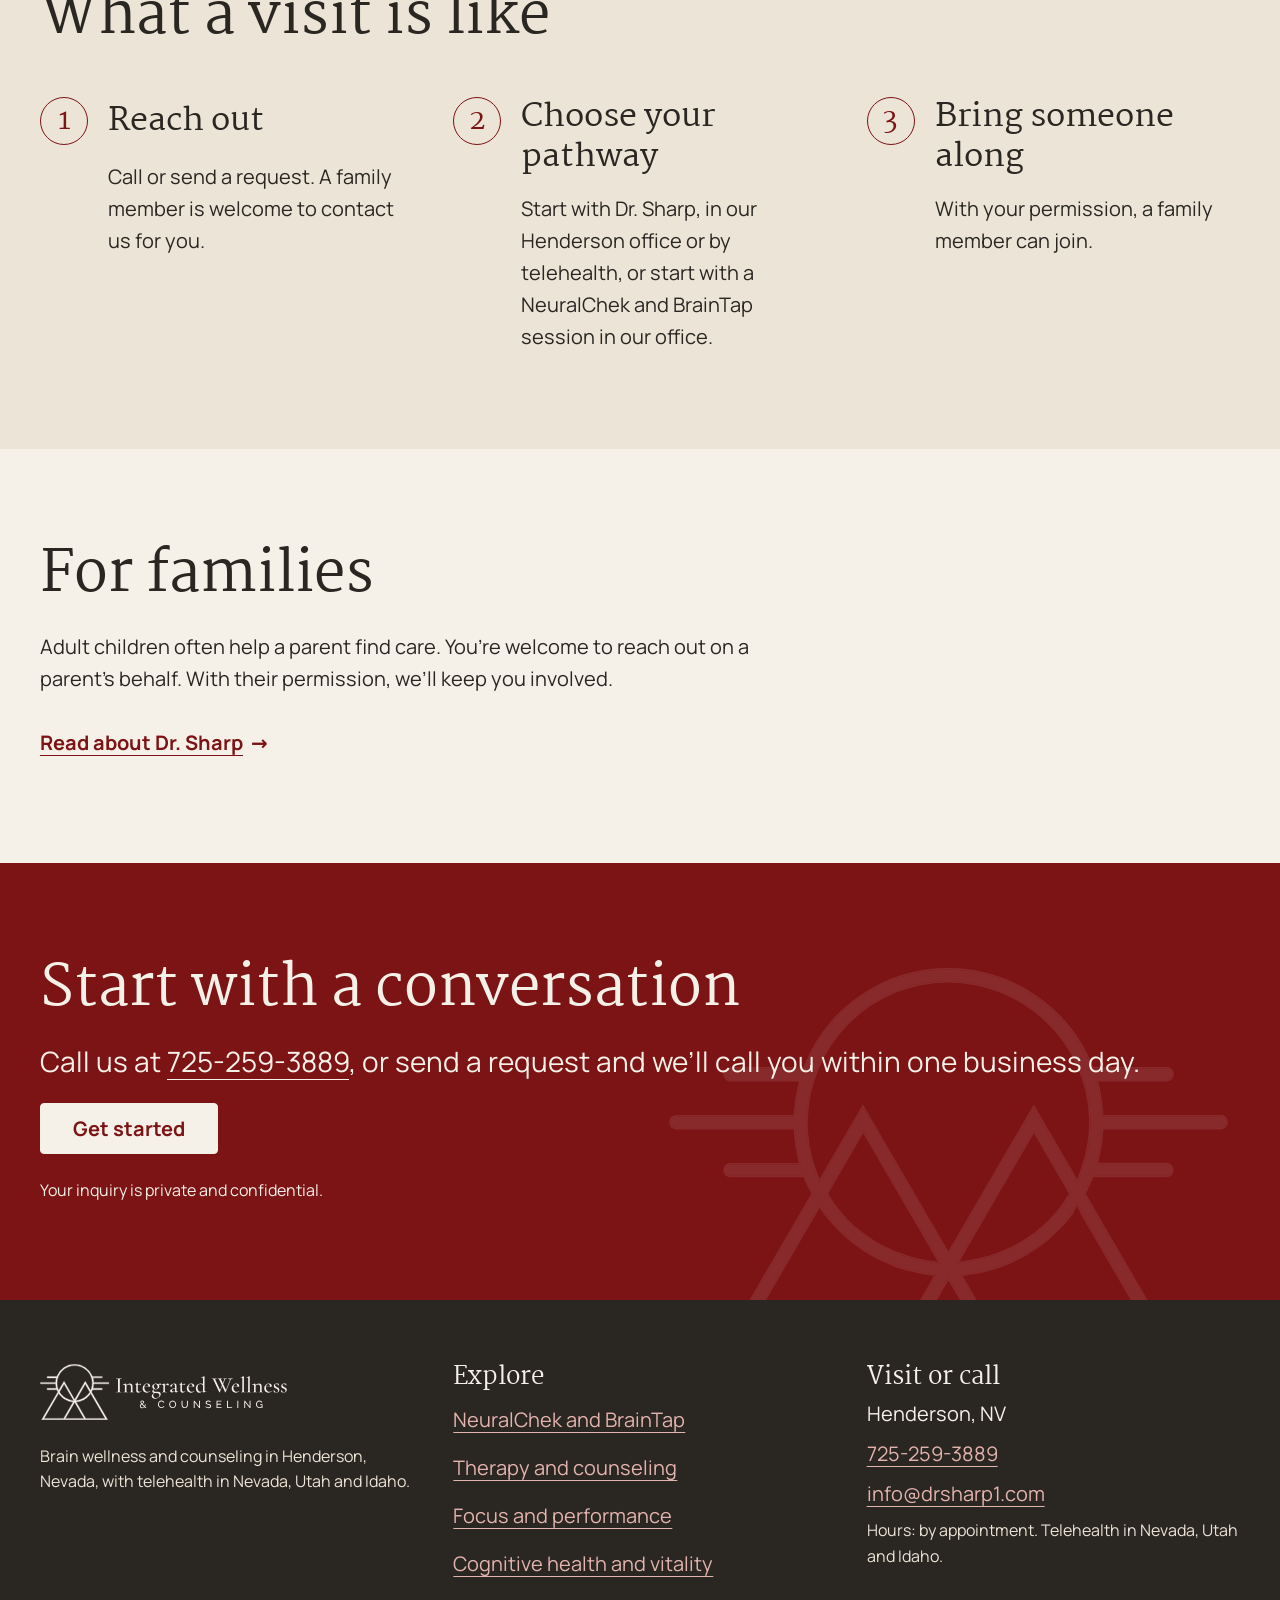
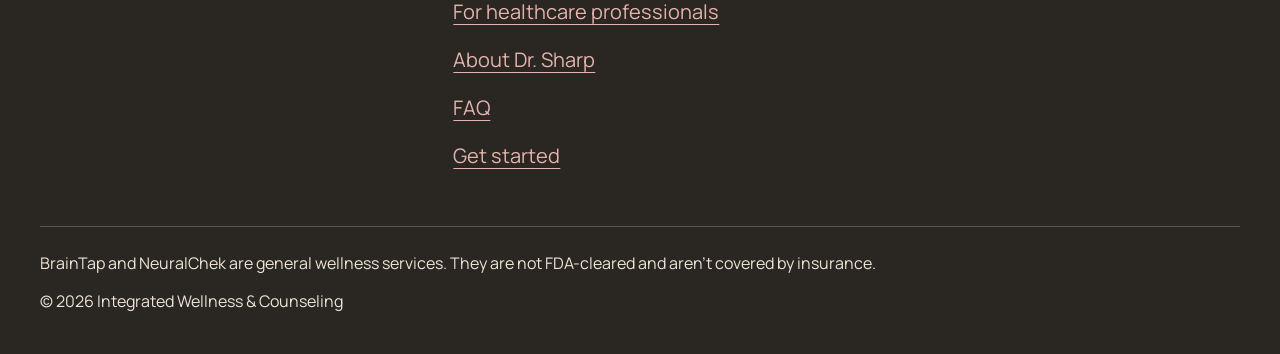
<file: cognitive-health.html>
<!doctype html>
<html lang="en">
<head>
  <meta charset="utf-8">
  <!-- Google Analytics (GA4) -->
  <script async src="https://www.googletagmanager.com/gtag/js?id=G-Z3F29K48T2"></script>
  <script>
    window.dataLayer = window.dataLayer || [];
    function gtag(){dataLayer.push(arguments);}
    gtag('js', new Date());
    gtag('config', 'G-Z3F29K48T2');
  </script>
  <meta name="viewport" content="width=device-width, initial-scale=1, viewport-fit=cover">
  <title>Cognitive Health and Vitality in Henderson, NV | Dr. Stephen Sharp</title>
  <meta name="claude:viewport-fit-sides" content="cover">
  <meta name="description" content="Support for adults who want to stay calm, clear and confident as they age, and for their families. Relaxation sessions and counseling in Henderson, Nevada, and by telehealth.">
  <link rel="canonical" href="https://www.drsharp.org/cognitive-health.html">
  <meta name="theme-color" content="#7c1315">
  <meta name="format-detection" content="telephone=no">

  <link rel="preload" href="assets/fonts/martel-400.woff2" as="font" type="font/woff2" crossorigin>
  <link rel="preload" href="assets/fonts/manrope-var.woff2" as="font" type="font/woff2" crossorigin>
  <link rel="stylesheet" href="assets/css/styles.css">
  <script src="assets/js/main.js" defer></script>

  <link rel="icon" href="favicon.ico" sizes="32x32">
  <link rel="apple-touch-icon" href="apple-touch-icon.png">
  <link rel="manifest" href="site.webmanifest">

  <!-- TODO: add assets/img/og-image.jpg (1200x630) before launch -->
  <meta property="og:type" content="website">
  <meta property="og:site_name" content="Integrated Wellness &amp; Counseling">
  <meta property="og:title" content="Staying sharp is about more than memory">
  <meta property="og:description" content="Support for adults who want to stay calm, clear and confident as they age, and for their families. Relaxation sessions and counseling in Henderson, Nevada, and by telehealth.">
  <meta property="og:url" content="https://www.drsharp.org/cognitive-health.html">
  <meta property="og:image" content="https://www.drsharp.org/assets/img/og-image.jpg">
  <meta property="og:locale" content="en_US">
  <meta name="twitter:card" content="summary_large_image">
</head>
<body>
  <a class="skip-link" href="#main">Skip to main content</a>

  <div class="site-banner"><p class="container">Our Henderson office opens in January. Counseling by telehealth is available now.</p></div>
  <!-- CONFIRM: January opening -->
  <header class="site-header theme-brand">
    <div class="container site-header__bar">
      <!-- Mark alone on phones, full logo from 768px; the browser loads only one -->
      <a class="site-header__logo" href="index.html">
        <picture>
          <source media="(min-width: 48em)" srcset="assets/img/logo-reversed.svg" width="332" height="75">
          <img src="assets/img/mark-reversed.svg" alt="Integrated Wellness &amp; Counseling, home" width="93" height="75">
        </picture>
      </a>

      <button class="menu-toggle" type="button" aria-expanded="false" aria-controls="site-nav" hidden>
        <span class="menu-toggle__icon" aria-hidden="true"></span>
        Menu
      </button>

      <nav class="site-nav" id="site-nav" aria-label="Main">
        <ul class="site-nav__list" role="list">
          <li><a href="neuralchek-braintap.html">NeuralChek and BrainTap</a></li><li><a href="therapy-counseling.html">Therapy</a></li><li class="nav-group"><button class="nav-group__toggle is-current" type="button" aria-expanded="true" aria-controls="nav-who">Who we help</button><ul class="nav-group__list" id="nav-who" role="list"><li><a href="focus-performance.html">Focus and performance</a></li><li><a href="cognitive-health.html" aria-current="page">Cognitive health and vitality</a></li><li><a href="healthcare-professionals.html">For healthcare professionals</a></li></ul></li><li><a href="about.html">About</a></li><li><a href="faq.html">FAQ</a></li>
          <li class="site-nav__cta"><a class="btn" href="get-started.html">Get started</a></li>
        </ul>
      </nav>

      <a class="site-header__call" href="tel:+17252593889">725-259-3889</a>

      <a class="btn site-header__cta" href="get-started.html">Get started</a>
    </div>
  </header>

  <main id="main">
<section class="hero" aria-labelledby="page-title">
  <div class="container split split--wide-text">
    <div class="stack">
      <p class="eyebrow">Cognitive health and vitality</p>
      <h1 id="page-title">Staying sharp is about more than memory.</h1>
      <p class="lead">It’s about confidence, independence and peace of mind, for you and the people who care about you.</p>
      <p>Your brain’s natural rhythms play a part in clarity, mood and resilience. Caring for them is part of caring for yourself.</p>
      <div class="cluster"><a class="btn" href="get-started.html">Get started</a></div>
      <p class="meta">Or call <a href="tel:+17252593889">725-259-3889</a></p>
    </div>
    <picture class="photo">
      <img
        src="assets/img/confident-older-1024.webp"
        srcset="assets/img/confident-older-640.webp 640w,
                assets/img/confident-older-1024.webp 1024w"
        sizes="(min-width: 1024px) 540px, 100vw"
        alt="an active, confident older adult with an adult child, walking or talking over coffee"
        width="1024" height="765"
        fetchpriority="high" decoding="async">
    </picture>
  </div>
</section>
<section class="section" aria-labelledby="help-title">
  <div class="container">
    <div class="split">
      <div class="stack">
        <h2 id="help-title">How we can help</h2>
        <ul class="ticks ticks--stack" role="list"><li><span>Easing stress and worry about getting older</span></li><li><span>Building calming routines, including before bed</span></li><li><span>Adjusting to retirement, loss, a move or new health news</span></li><li><span>Supporting you as you care for a spouse or parent</span></li><li><span>Counseling with Dr. Sharp, a licensed clinical mental health counselor, for grief, depression, anxiety, addiction and past trauma</span></li></ul>
      </div>
      <div class="callout stack">
        <h2 id="memory-title">A word about memory</h2>
        <p>If you or someone you love notices changes in memory or thinking, start with your physician. Some causes are treatable, and a medical evaluation is the right first step.</p>
        <p>We’re happy to work alongside your treating physicians and healthcare providers to help you be your best.</p>
      </div>
    </div>
  </div>
</section>
<section class="section theme-alt" aria-labelledby="visit-title">
  <div class="container">
<div class="stack section-head"><h2 id="visit-title">What a visit is like</h2></div><ol class="steps" role="list"><li class="steps__item"><h3>Reach out</h3><p>Call or send a request. A family member is welcome to contact us for you.</p></li><li class="steps__item"><h3>Choose your pathway</h3><p>Start with Dr. Sharp, in our Henderson office or by telehealth, or start with a NeuralChek and BrainTap session in our office.</p></li><li class="steps__item"><h3>Bring someone along</h3><p>With your permission, a family member can join.<!-- CONFIRM: family member can join --></p></li></ol>
  </div>
</section>
<section class="section" aria-labelledby="families-title">
  <div class="container">
    <div class="stack">
      <h2 id="families-title">For families</h2>
      <p>Adult children often help a parent find care. You’re welcome to reach out on a parent’s behalf. With their permission, we’ll keep you involved.</p><!-- CONFIRM: family involvement -->
      <a class="link-arrow" href="about.html">Read about Dr. Sharp</a>
    </div>
  </div>
</section>
<section class="section theme-brand sun-band" aria-labelledby="conversation-title">
  <div class="container stack">
    <h2 id="conversation-title">Start with a conversation</h2>
    <p class="lead">Call us at <a href="tel:+17252593889">725-259-3889</a>, or send a request and we’ll call you within one business day.</p><!-- CONFIRM: response time -->
    <div class="cluster"><a class="btn" href="get-started.html">Get started</a></div>
    <p class="meta">Your inquiry is private and confidential.</p>
  </div>
</section>
  </main>

  <footer class="site-footer theme-inverse">
    <div class="container">
      <div class="site-footer__grid">
        <div class="stack">
          <img class="site-footer__logo" src="assets/img/logo-reversed.svg" alt="Integrated Wellness &amp; Counseling" width="332" height="75" loading="lazy" decoding="async">
          <p class="meta">Brain wellness and counseling in Henderson, Nevada, with telehealth in Nevada, Utah and Idaho.</p>
        </div>
        <nav aria-labelledby="footer-nav-title" class="stack stack--tight">
          <h2 id="footer-nav-title">Explore</h2>
          <ul class="site-footer__list" role="list"><li><a href="neuralchek-braintap.html">NeuralChek and BrainTap</a></li><li><a href="therapy-counseling.html">Therapy and counseling</a></li><li><a href="focus-performance.html">Focus and performance</a></li><li><a href="cognitive-health.html">Cognitive health and vitality</a></li><li><a href="healthcare-professionals.html">For healthcare professionals</a></li><li><a href="about.html">About Dr. Sharp</a></li><li><a href="faq.html">FAQ</a></li><li><a href="get-started.html">Get started</a></li></ul>
        </nav>
        <div class="stack stack--tight">
          <h2>Visit or call</h2>
          <address class="stack stack--tight">
            <p>Henderson, NV</p>
            <p><a href="tel:+17252593889">725-259-3889</a></p>
            <p><a href="mailto:info@drsharp1.com">info@drsharp1.com</a></p>
            <p class="meta">Hours: by appointment. Telehealth in Nevada, Utah and Idaho.</p>
          </address>
        </div>
      </div>
      <div class="site-footer__legal">
        <p class="meta site-footer__note">BrainTap and NeuralChek are general wellness services. They are not FDA-cleared and aren’t covered by insurance.</p>
        <p class="meta">&copy; 2026 Integrated Wellness &amp; Counseling</p>
        <!-- TODO: add links to privacy.html and accessibility.html once those pages exist -->
      </div>
    </div>
  </footer>
</body>
</html>
</file>
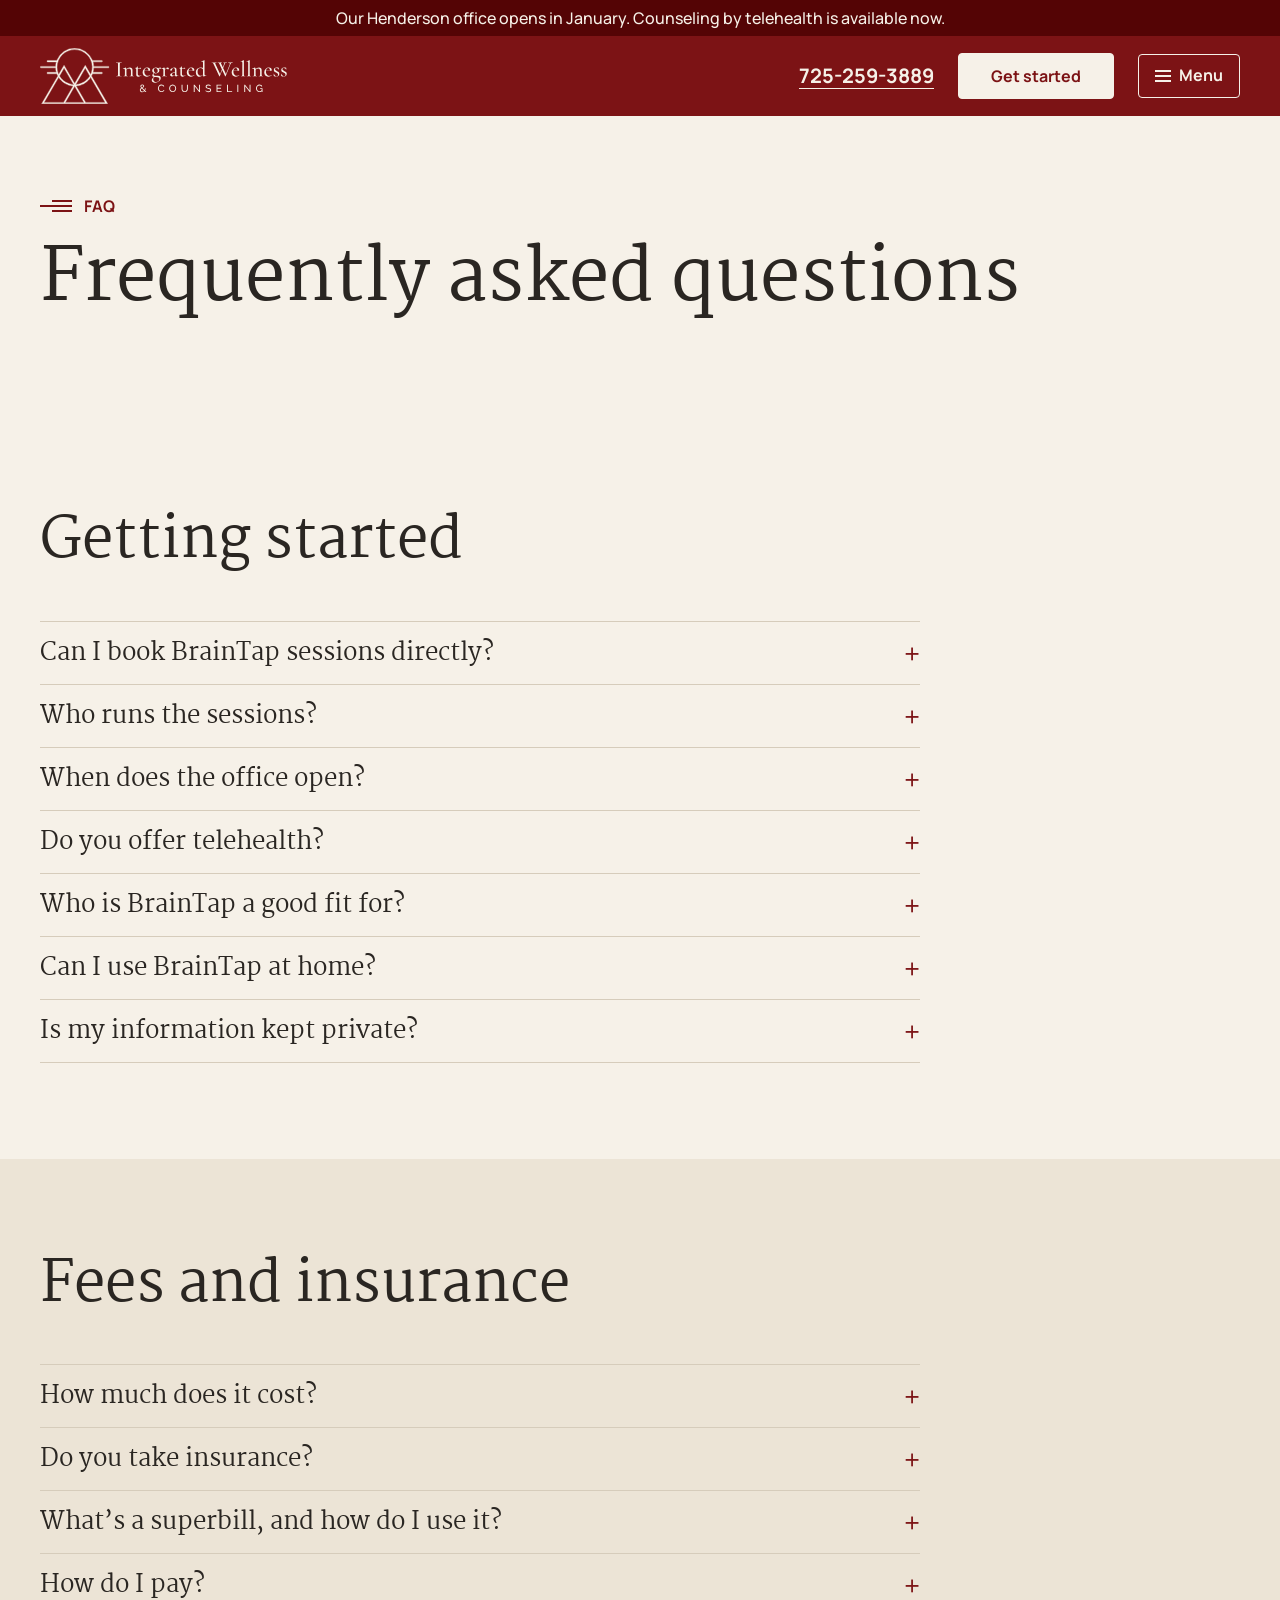
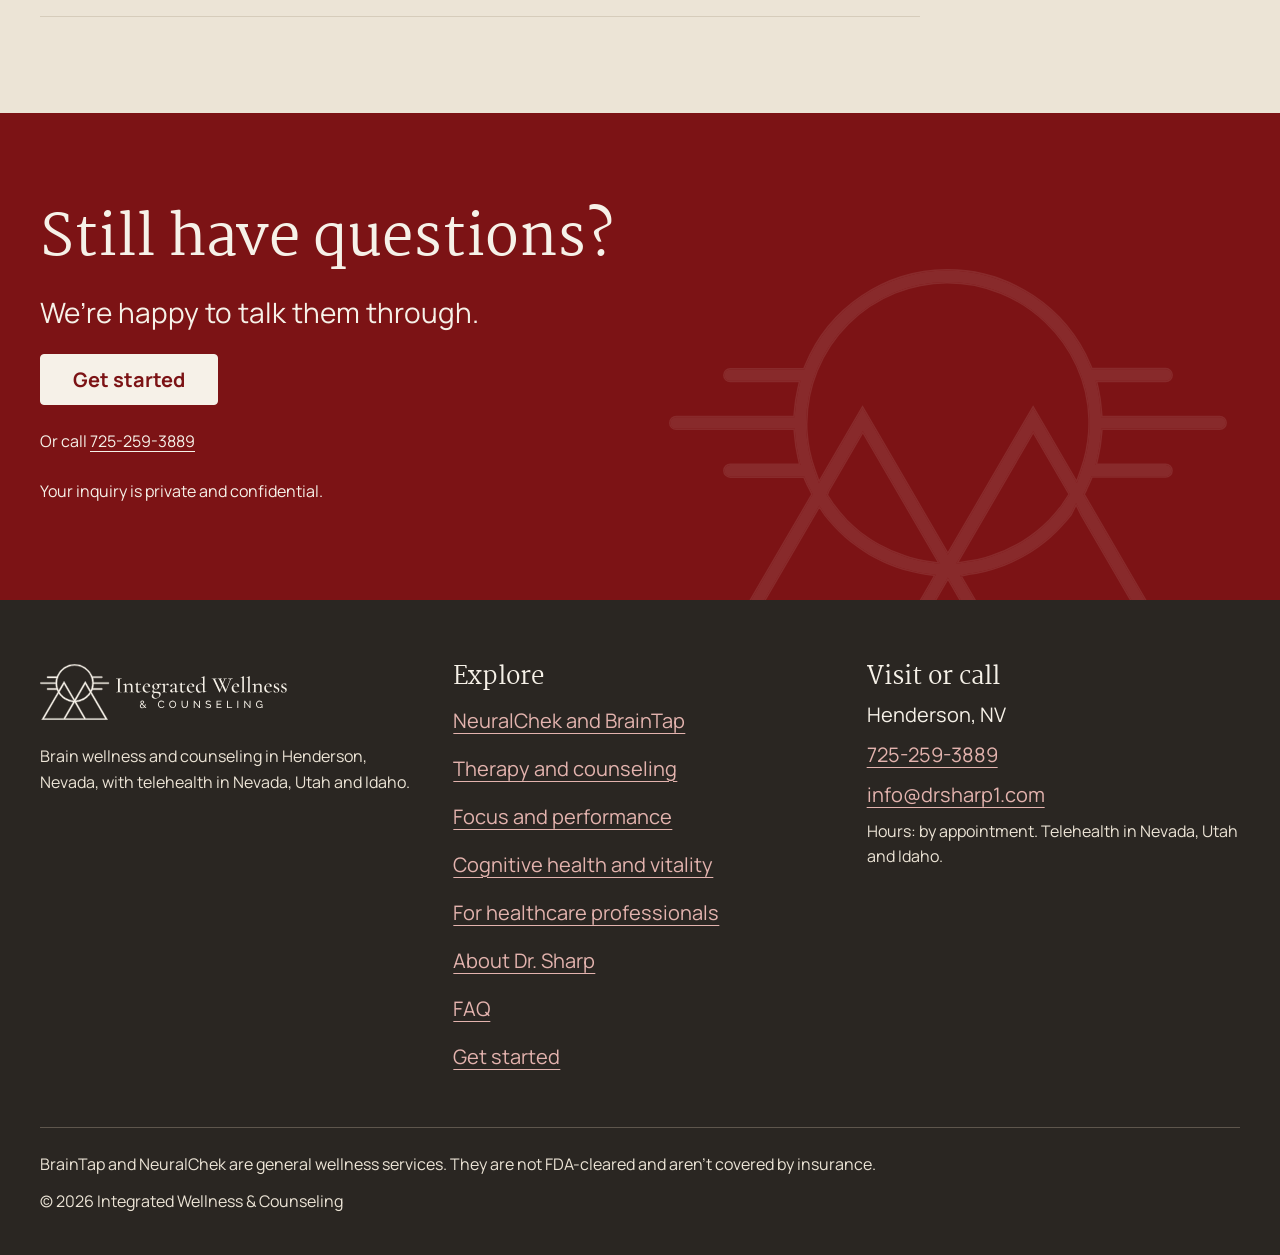
<file: faq.html>
<!doctype html>
<html lang="en">
<head>
  <meta charset="utf-8">
  <!-- Google Analytics (GA4) -->
  <script async src="https://www.googletagmanager.com/gtag/js?id=G-Z3F29K48T2"></script>
  <script>
    window.dataLayer = window.dataLayer || [];
    function gtag(){dataLayer.push(arguments);}
    gtag('js', new Date());
    gtag('config', 'G-Z3F29K48T2');
  </script>
  <meta name="viewport" content="width=device-width, initial-scale=1, viewport-fit=cover">
  <title>FAQ: NeuralChek, BrainTap, Counseling and Fees | Dr. Stephen Sharp</title>
  <meta name="claude:viewport-fit-sides" content="cover">
  <meta name="description" content="Answers about the two pathways, who runs NeuralChek and BrainTap sessions, telehealth, buying a headset, privacy, pricing, insurance and superbills at Integrated Wellness &amp; Counseling in Henderson, Nevada.">
  <link rel="canonical" href="https://www.drsharp.org/faq.html">
  <meta name="theme-color" content="#7c1315">
  <meta name="format-detection" content="telephone=no">

  <link rel="preload" href="assets/fonts/martel-400.woff2" as="font" type="font/woff2" crossorigin>
  <link rel="preload" href="assets/fonts/manrope-var.woff2" as="font" type="font/woff2" crossorigin>
  <link rel="stylesheet" href="assets/css/styles.css">
  <script src="assets/js/main.js" defer></script>

  <link rel="icon" href="favicon.ico" sizes="32x32">
  <link rel="apple-touch-icon" href="apple-touch-icon.png">
  <link rel="manifest" href="site.webmanifest">

  <!-- TODO: add assets/img/og-image.jpg (1200x630) before launch -->
  <meta property="og:type" content="website">
  <meta property="og:site_name" content="Integrated Wellness &amp; Counseling">
  <meta property="og:title" content="Frequently asked questions">
  <meta property="og:description" content="Answers about the two pathways, who runs NeuralChek and BrainTap sessions, telehealth, buying a headset, privacy, pricing, insurance and superbills at Integrated Wellness &amp; Counseling in Henderson, Nevada.">
  <meta property="og:url" content="https://www.drsharp.org/faq.html">
  <meta property="og:image" content="https://www.drsharp.org/assets/img/og-image.jpg">
  <meta property="og:locale" content="en_US">
  <meta name="twitter:card" content="summary_large_image">
  <script type="application/ld+json">
  {
    "@context": "https://schema.org",
    "@type": "FAQPage",
    "mainEntity": [
      {
        "@type": "Question",
        "name": "Can I book BrainTap sessions directly?",
        "acceptedAnswer": {
          "@type": "Answer",
          "text": "Yes. Start with Pathway 2: a short safety screening, a NeuralChek reading and your first BrainTap session. Or start with Pathway 1, a private consultation with Dr. Sharp, if you\u2019d like his input first."
        }
      },
      {
        "@type": "Question",
        "name": "Who runs the sessions?",
        "acceptedAnswer": {
          "@type": "Answer",
          "text": "Certified associates run NeuralChek readings and BrainTap sessions in our Henderson office, in a program Dr. Sharp designed. Counseling is with Dr. Sharp, a licensed clinical mental health counselor."
        }
      },
      {
        "@type": "Question",
        "name": "When does the office open?",
        "acceptedAnswer": {
          "@type": "Answer",
          "text": "Our Henderson office opens in January. You can request your first visit now."
        }
      },
      {
        "@type": "Question",
        "name": "Do you offer telehealth?",
        "acceptedAnswer": {
          "@type": "Answer",
          "text": "Yes. Therapy is available by telehealth for clients in Nevada, Utah and Idaho. NeuralChek and BrainTap sessions take place in our Henderson office."
        }
      },
      {
        "@type": "Question",
        "name": "Who is BrainTap a good fit for?",
        "acceptedAnswer": {
          "@type": "Answer",
          "text": "Most adults looking for a simple way to relax. A short safety screening before your first session makes sure it\u2019s right for you."
        }
      },
      {
        "@type": "Question",
        "name": "Can I use BrainTap at home?",
        "acceptedAnswer": {
          "@type": "Answer",
          "text": "Yes. You can buy a BrainTap headset and app in our office at a discount, and you don\u2019t need to be a client. Walk-ins are welcome; call ahead to check inventory. You can also shop online through our partner link on the NeuralChek and BrainTap page. Integrated Wellness & Counseling earns a commission on purchases, and buying a device is never required."
        }
      },
      {
        "@type": "Question",
        "name": "Is my information kept private?",
        "acceptedAnswer": {
          "@type": "Answer",
          "text": "Yes. We keep what you share private and confidential, within the limits of the law. Everyone who comes to us can count on our discretion."
        }
      },
      {
        "@type": "Question",
        "name": "How much does it cost?",
        "acceptedAnswer": {
          "@type": "Answer",
          "text": "We\u2019ll go over pricing for NeuralChek, BrainTap and counseling when we call, before you book anything."
        }
      },
      {
        "@type": "Question",
        "name": "Do you take insurance?",
        "acceptedAnswer": {
          "@type": "Answer",
          "text": "We\u2019re a private-pay practice and don\u2019t bill insurance directly. Many therapy clients submit for out-of-network reimbursement using a detailed receipt we provide. BrainTap and NeuralChek sessions aren\u2019t covered by insurance."
        }
      },
      {
        "@type": "Question",
        "name": "What\u2019s a superbill, and how do I use it?",
        "acceptedAnswer": {
          "@type": "Answer",
          "text": "A superbill is a detailed receipt your insurer needs to process a claim. Ask us for one after you pay, then submit it yourself or through the Reimbursify app. Insurers usually take three to four weeks, and coverage depends on your plan."
        }
      },
      {
        "@type": "Question",
        "name": "How do I pay?",
        "acceptedAnswer": {
          "@type": "Answer",
          "text": "We accept Visa, Mastercard, Discover and American Express through a secure online invoice. PayPal, Zelle and Venmo are available on request. Payment is due at or before each visit."
        }
      }
    ]
  }
  </script>
</head>
<body>
  <a class="skip-link" href="#main">Skip to main content</a>

  <div class="site-banner"><p class="container">Our Henderson office opens in January. Counseling by telehealth is available now.</p></div>
  <!-- CONFIRM: January opening -->
  <header class="site-header theme-brand">
    <div class="container site-header__bar">
      <!-- Mark alone on phones, full logo from 768px; the browser loads only one -->
      <a class="site-header__logo" href="index.html">
        <picture>
          <source media="(min-width: 48em)" srcset="assets/img/logo-reversed.svg" width="332" height="75">
          <img src="assets/img/mark-reversed.svg" alt="Integrated Wellness &amp; Counseling, home" width="93" height="75">
        </picture>
      </a>

      <button class="menu-toggle" type="button" aria-expanded="false" aria-controls="site-nav" hidden>
        <span class="menu-toggle__icon" aria-hidden="true"></span>
        Menu
      </button>

      <nav class="site-nav" id="site-nav" aria-label="Main">
        <ul class="site-nav__list" role="list">
          <li><a href="neuralchek-braintap.html">NeuralChek and BrainTap</a></li><li><a href="therapy-counseling.html">Therapy</a></li><li class="nav-group"><button class="nav-group__toggle" type="button" aria-expanded="true" aria-controls="nav-who">Who we help</button><ul class="nav-group__list" id="nav-who" role="list"><li><a href="focus-performance.html">Focus and performance</a></li><li><a href="cognitive-health.html">Cognitive health and vitality</a></li><li><a href="healthcare-professionals.html">For healthcare professionals</a></li></ul></li><li><a href="about.html">About</a></li><li><a href="faq.html" aria-current="page">FAQ</a></li>
          <li class="site-nav__cta"><a class="btn" href="get-started.html">Get started</a></li>
        </ul>
      </nav>

      <a class="site-header__call" href="tel:+17252593889">725-259-3889</a>

      <a class="btn site-header__cta" href="get-started.html">Get started</a>
    </div>
  </header>

  <main id="main">
<section class="hero" aria-labelledby="page-title">
  <div class="container stack">
    <p class="eyebrow">FAQ</p>
    <h1 id="page-title">Frequently asked questions</h1>
  </div>
</section>
<section class="section" aria-labelledby="getting-started-title" id="getting-started">
  <div class="container">
<div class="stack section-head"><h2 id="getting-started-title">Getting started</h2></div><div class="faq"><details class="faq__item"><summary>Can I book BrainTap sessions directly?</summary><div class="faq__answer"><p>Yes. Start with Pathway 2: a short safety screening, a NeuralChek reading and your first BrainTap session. Or start with Pathway 1, a private consultation with Dr. Sharp, if you’d like his input first.</p></div></details><details class="faq__item"><summary>Who runs the sessions?</summary><div class="faq__answer"><p>Certified associates run NeuralChek readings and BrainTap sessions in our Henderson office, in a program Dr. Sharp designed. Counseling is with Dr. Sharp, a licensed clinical mental health counselor.<!-- CONFIRM: BrainTap certifies the 'certified associates' --></p></div></details><details class="faq__item"><summary>When does the office open?</summary><div class="faq__answer"><p>Our Henderson office opens in January. You can request your first visit now.<!-- CONFIRM: opening date --></p></div></details><details class="faq__item"><summary>Do you offer telehealth?</summary><div class="faq__answer"><p>Yes. Therapy is available by telehealth for clients in Nevada, Utah and Idaho. NeuralChek and BrainTap sessions take place in our Henderson office.</p></div></details><details class="faq__item"><summary>Who is BrainTap a good fit for?</summary><div class="faq__answer"><p>Most adults looking for a simple way to relax. A short safety screening before your first session makes sure it’s right for you.</p></div></details><details class="faq__item"><summary>Can I use BrainTap at home?</summary><div class="faq__answer"><p>Yes. You can buy a BrainTap headset and app in our office at a discount, and you don’t need to be a client. Walk-ins are welcome; call ahead to check inventory. You can also shop online through our partner link on the <a href="neuralchek-braintap.html#home-title">NeuralChek and BrainTap page</a>. Integrated Wellness &amp; Counseling earns a commission on purchases, and buying a device is never required.</p></div></details><details class="faq__item"><summary>Is my information kept private?</summary><div class="faq__answer"><p>Yes. We keep what you share private and confidential, within the limits of the law. Everyone who comes to us can count on our discretion.</p></div></details></div>
  </div>
</section>
<section class="section theme-alt" aria-labelledby="fees-title" id="fees">
  <div class="container">
<div class="stack section-head"><h2 id="fees-title">Fees and insurance</h2></div><div class="faq"><details class="faq__item"><summary>How much does it cost?</summary><div class="faq__answer"><p>We’ll go over pricing for NeuralChek, BrainTap and counseling when we call, before you book anything.</p></div></details><details class="faq__item"><summary>Do you take insurance?</summary><div class="faq__answer"><p>We’re a private-pay practice and don’t bill insurance directly. Many therapy clients submit for out-of-network reimbursement using a detailed receipt we provide. BrainTap and NeuralChek sessions aren’t covered by insurance.</p></div></details><details class="faq__item"><summary>What’s a superbill, and how do I use it?</summary><div class="faq__answer"><p>A superbill is a detailed receipt your insurer needs to process a claim. Ask us for one after you pay, then submit it yourself or through the Reimbursify app. Insurers usually take three to four weeks, and coverage depends on your plan.</p></div></details><details class="faq__item"><summary>How do I pay?</summary><div class="faq__answer"><p>We accept Visa, Mastercard, Discover and American Express through a secure online invoice. PayPal, Zelle and Venmo are available on request. Payment is due at or before each visit.</p></div></details></div>
  </div>
</section>
<section class="section theme-brand sun-band" aria-labelledby="questions-title">
  <div class="container stack">
    <h2 id="questions-title">Still have questions?</h2>
    <p class="lead">We’re happy to talk them through.</p>
    <div class="cluster"><a class="btn" href="get-started.html">Get started</a></div>
    <p class="meta">Or call <a href="tel:+17252593889">725-259-3889</a></p>
    <p class="meta">Your inquiry is private and confidential.</p>
  </div>
</section>
  </main>

  <footer class="site-footer theme-inverse">
    <div class="container">
      <div class="site-footer__grid">
        <div class="stack">
          <img class="site-footer__logo" src="assets/img/logo-reversed.svg" alt="Integrated Wellness &amp; Counseling" width="332" height="75" loading="lazy" decoding="async">
          <p class="meta">Brain wellness and counseling in Henderson, Nevada, with telehealth in Nevada, Utah and Idaho.</p>
        </div>
        <nav aria-labelledby="footer-nav-title" class="stack stack--tight">
          <h2 id="footer-nav-title">Explore</h2>
          <ul class="site-footer__list" role="list"><li><a href="neuralchek-braintap.html">NeuralChek and BrainTap</a></li><li><a href="therapy-counseling.html">Therapy and counseling</a></li><li><a href="focus-performance.html">Focus and performance</a></li><li><a href="cognitive-health.html">Cognitive health and vitality</a></li><li><a href="healthcare-professionals.html">For healthcare professionals</a></li><li><a href="about.html">About Dr. Sharp</a></li><li><a href="faq.html">FAQ</a></li><li><a href="get-started.html">Get started</a></li></ul>
        </nav>
        <div class="stack stack--tight">
          <h2>Visit or call</h2>
          <address class="stack stack--tight">
            <p>Henderson, NV</p>
            <p><a href="tel:+17252593889">725-259-3889</a></p>
            <p><a href="mailto:info@drsharp1.com">info@drsharp1.com</a></p>
            <p class="meta">Hours: by appointment. Telehealth in Nevada, Utah and Idaho.</p>
          </address>
        </div>
      </div>
      <div class="site-footer__legal">
        <p class="meta site-footer__note">BrainTap and NeuralChek are general wellness services. They are not FDA-cleared and aren’t covered by insurance.</p>
        <p class="meta">&copy; 2026 Integrated Wellness &amp; Counseling</p>
        <!-- TODO: add links to privacy.html and accessibility.html once those pages exist -->
      </div>
    </div>
  </footer>
</body>
</html>
</file>
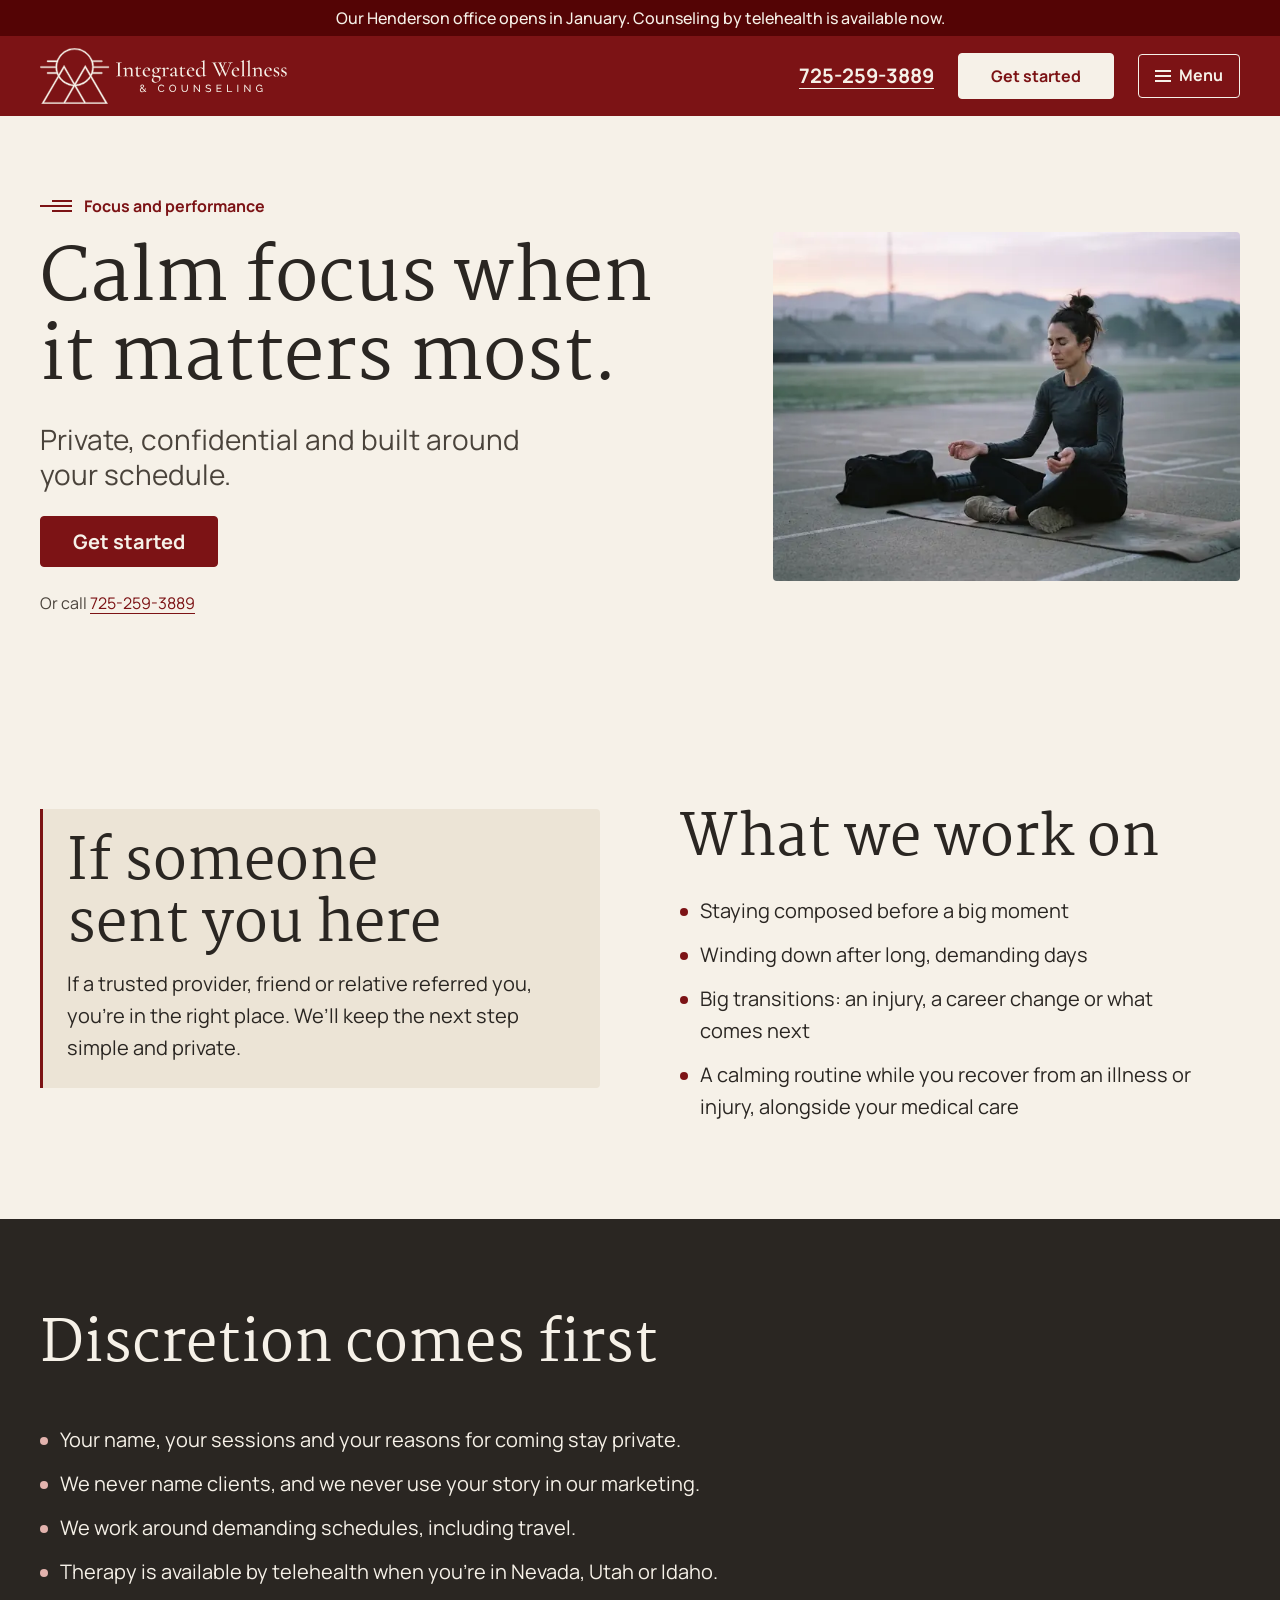
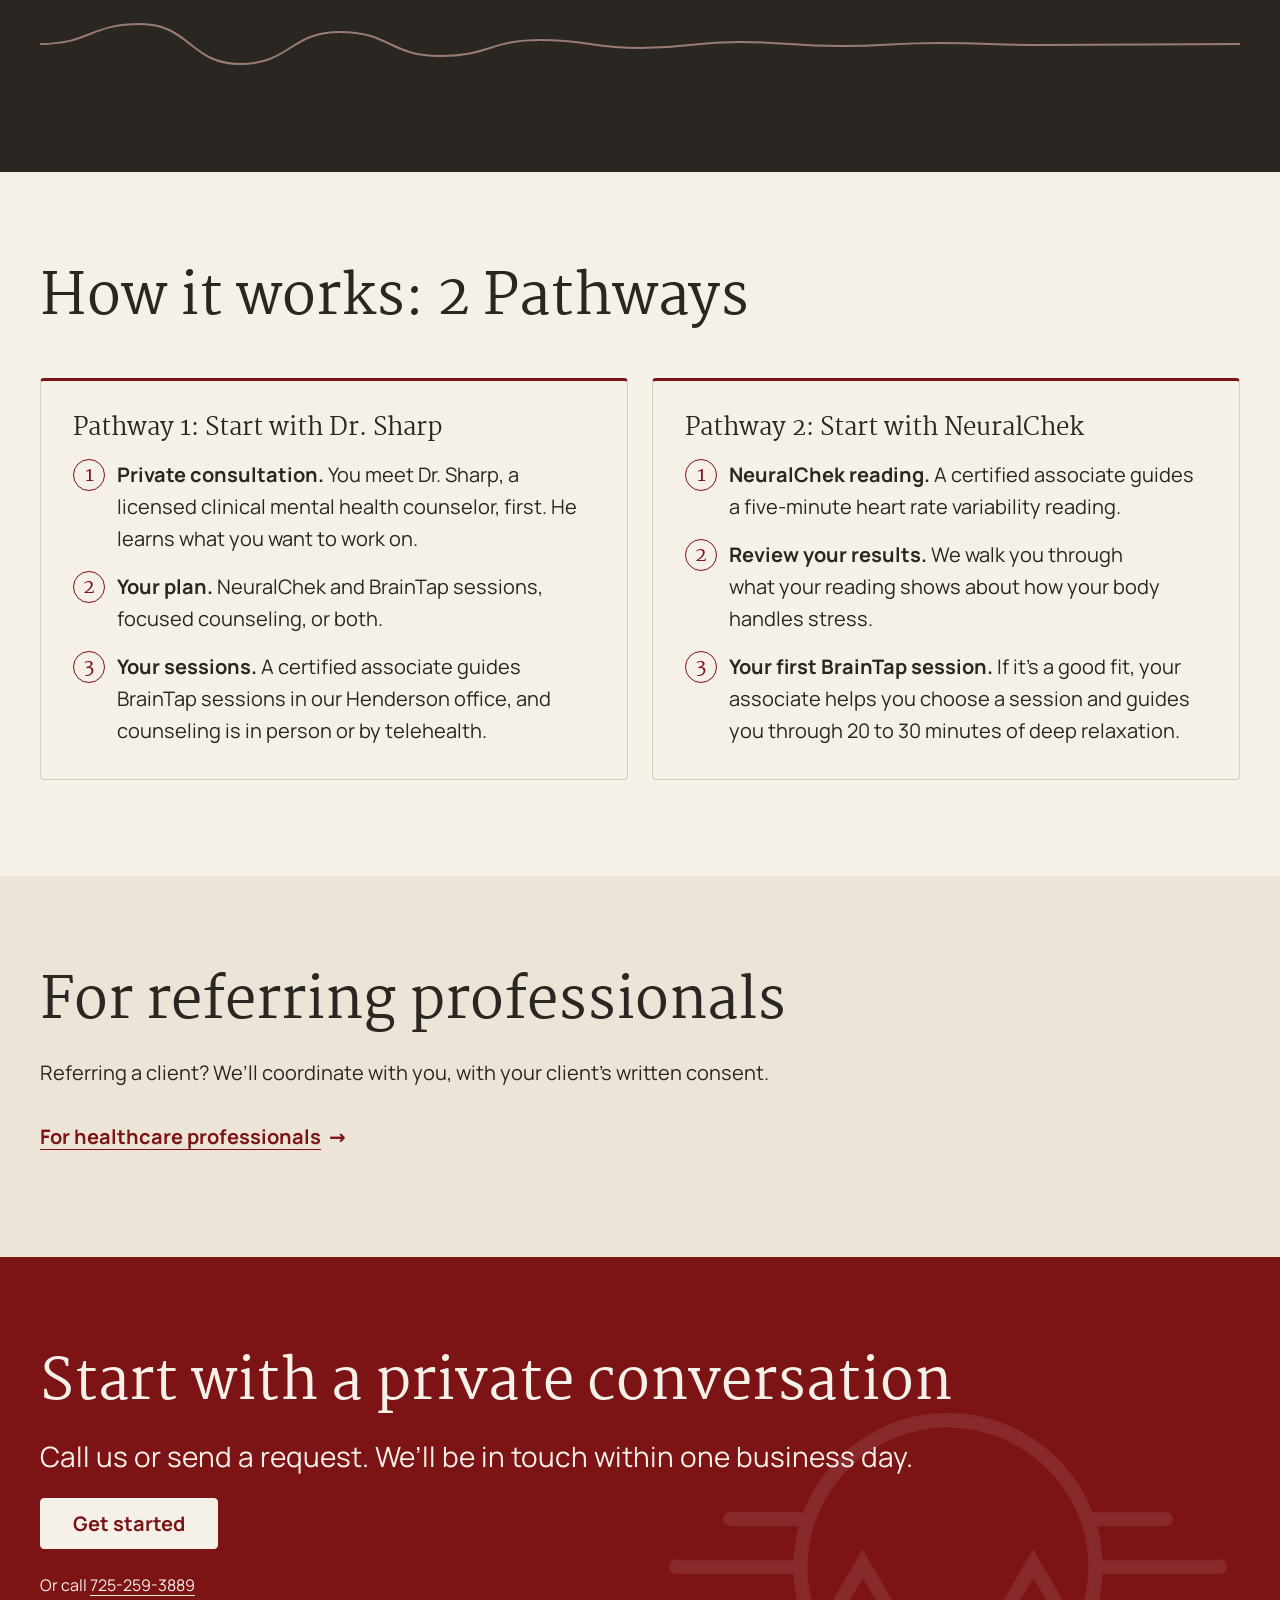
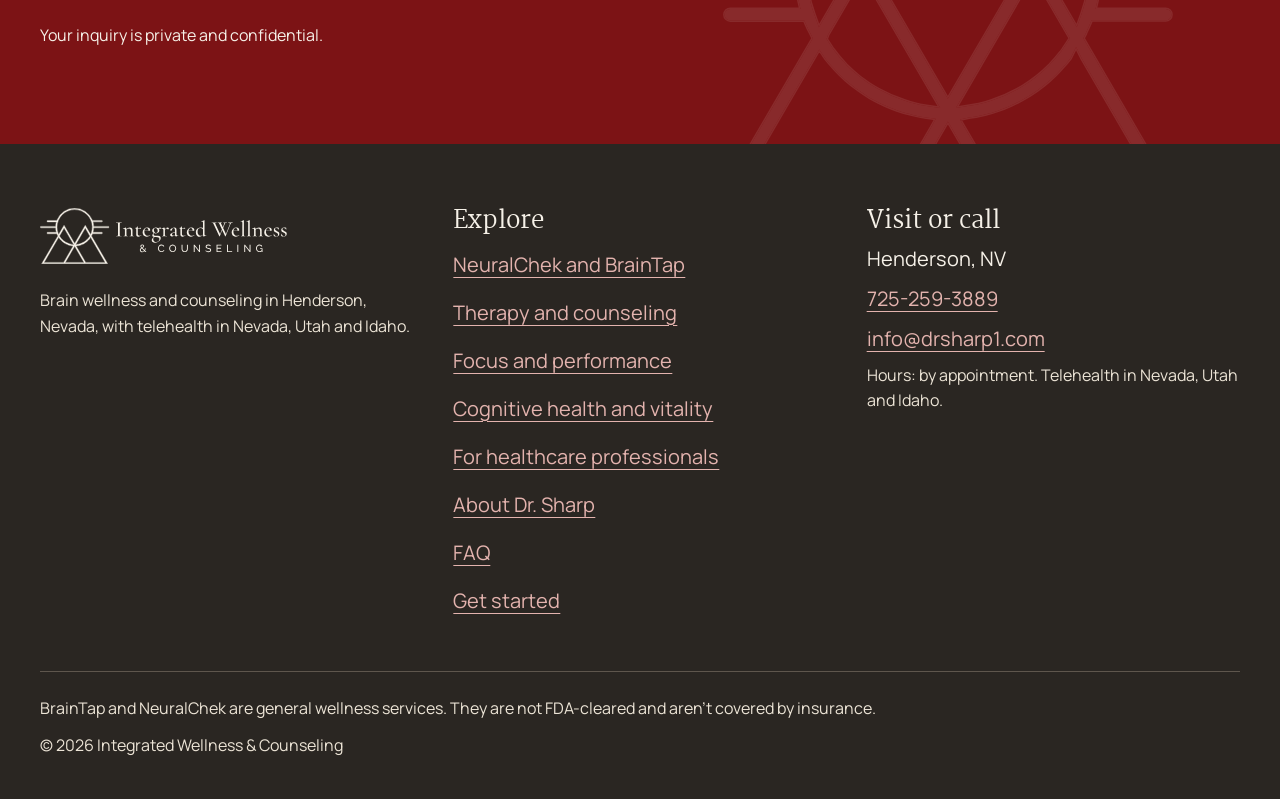
<file: focus-performance.html>
<!doctype html>
<html lang="en">
<head>
  <meta charset="utf-8">
  <!-- Google Analytics (GA4) -->
  <script async src="https://www.googletagmanager.com/gtag/js?id=G-Z3F29K48T2"></script>
  <script>
    window.dataLayer = window.dataLayer || [];
    function gtag(){dataLayer.push(arguments);}
    gtag('js', new Date());
    gtag('config', 'G-Z3F29K48T2');
  </script>
  <meta name="viewport" content="width=device-width, initial-scale=1, viewport-fit=cover">
  <title>Focus and Performance in Henderson, NV | Dr. Stephen Sharp</title>
  <meta name="claude:viewport-fit-sides" content="cover">
  <meta name="description" content="Private, confidential support for staying composed under pressure, recovering well and keeping a clear head. BrainTap sessions and counseling in Henderson, Nevada.">
  <link rel="canonical" href="https://www.drsharp.org/focus-performance.html">
  <meta name="theme-color" content="#7c1315">
  <meta name="format-detection" content="telephone=no">

  <link rel="preload" href="assets/fonts/martel-400.woff2" as="font" type="font/woff2" crossorigin>
  <link rel="preload" href="assets/fonts/manrope-var.woff2" as="font" type="font/woff2" crossorigin>
  <link rel="stylesheet" href="assets/css/styles.css">
  <script src="assets/js/main.js" defer></script>

  <link rel="icon" href="favicon.ico" sizes="32x32">
  <link rel="apple-touch-icon" href="apple-touch-icon.png">
  <link rel="manifest" href="site.webmanifest">

  <!-- TODO: add assets/img/og-image.jpg (1200x630) before launch -->
  <meta property="og:type" content="website">
  <meta property="og:site_name" content="Integrated Wellness &amp; Counseling">
  <meta property="og:title" content="Calm focus when it matters most">
  <meta property="og:description" content="Private, confidential support for staying composed under pressure, recovering well and keeping a clear head. BrainTap sessions and counseling in Henderson, Nevada.">
  <meta property="og:url" content="https://www.drsharp.org/focus-performance.html">
  <meta property="og:image" content="https://www.drsharp.org/assets/img/og-image.jpg">
  <meta property="og:locale" content="en_US">
  <meta name="twitter:card" content="summary_large_image">
</head>
<body>
  <a class="skip-link" href="#main">Skip to main content</a>

  <div class="site-banner"><p class="container">Our Henderson office opens in January. Counseling by telehealth is available now.</p></div>
  <!-- CONFIRM: January opening -->
  <header class="site-header theme-brand">
    <div class="container site-header__bar">
      <!-- Mark alone on phones, full logo from 768px; the browser loads only one -->
      <a class="site-header__logo" href="index.html">
        <picture>
          <source media="(min-width: 48em)" srcset="assets/img/logo-reversed.svg" width="332" height="75">
          <img src="assets/img/mark-reversed.svg" alt="Integrated Wellness &amp; Counseling, home" width="93" height="75">
        </picture>
      </a>

      <button class="menu-toggle" type="button" aria-expanded="false" aria-controls="site-nav" hidden>
        <span class="menu-toggle__icon" aria-hidden="true"></span>
        Menu
      </button>

      <nav class="site-nav" id="site-nav" aria-label="Main">
        <ul class="site-nav__list" role="list">
          <li><a href="neuralchek-braintap.html">NeuralChek and BrainTap</a></li><li><a href="therapy-counseling.html">Therapy</a></li><li class="nav-group"><button class="nav-group__toggle is-current" type="button" aria-expanded="true" aria-controls="nav-who">Who we help</button><ul class="nav-group__list" id="nav-who" role="list"><li><a href="focus-performance.html" aria-current="page">Focus and performance</a></li><li><a href="cognitive-health.html">Cognitive health and vitality</a></li><li><a href="healthcare-professionals.html">For healthcare professionals</a></li></ul></li><li><a href="about.html">About</a></li><li><a href="faq.html">FAQ</a></li>
          <li class="site-nav__cta"><a class="btn" href="get-started.html">Get started</a></li>
        </ul>
      </nav>

      <a class="site-header__call" href="tel:+17252593889">725-259-3889</a>

      <a class="btn site-header__cta" href="get-started.html">Get started</a>
    </div>
  </header>

  <main id="main">
<section class="hero" aria-labelledby="page-title">
  <div class="container split split--wide-text">
    <div class="stack">
      <p class="eyebrow">Focus and performance</p>
      <h1 id="page-title">Calm focus when it matters most.</h1>
      <p class="lead">Private, confidential and built around your schedule.</p>
      <div class="cluster"><a class="btn" href="get-started.html">Get started</a></div>
      <p class="meta">Or call <a href="tel:+17252593889">725-259-3889</a></p>
    </div>
    <picture class="photo">
      <img
        src="assets/img/calm-track-1024.webp"
        srcset="assets/img/calm-track-640.webp 640w,
                assets/img/calm-track-1024.webp 1024w"
        sizes="(min-width: 1024px) 540px, 100vw"
        alt="Woman sits on a yoga mat in the middle of a track prepping for a hard run"
        width="1024" height="765"
        fetchpriority="high" decoding="async">
    </picture>
  </div>
</section>
<section class="section" aria-labelledby="sent-title">
  <div class="container">
    <div class="split">
      <div class="callout stack">
        <h2 id="sent-title">If someone sent you here</h2>
        <p>If a trusted provider, friend or relative referred you, you’re in the right place. We’ll keep the next step simple and private.</p>
      </div>
      <div class="stack">
        <h2 id="work-title">What we work on</h2>
        <ul class="ticks ticks--stack" role="list"><li><span>Staying composed before a big moment</span></li><li><span>Winding down after long, demanding days</span></li><li><span>Big transitions: an injury, a career change or what comes next</span></li><li><span>A calming routine while you recover from an illness or injury, alongside your medical care</span></li></ul>
      </div>
    </div>
  </div>
</section>
<section class="section theme-inverse" aria-labelledby="discretion-title">
  <div class="container">
<div class="stack section-head"><h2 id="discretion-title">Discretion comes first</h2></div><div class="stack"><ul class="ticks ticks--stack" role="list"><li><span>Your name, your sessions and your reasons for coming stay private.</span></li><li><span>We never name clients, and we never use your story in our marketing.<!-- CONFIRM: marketing policy --></span></li><li><span>We work around demanding schedules, including travel.<!-- CONFIRM: scheduling around travel --></span></li><li><span>Therapy is available by telehealth when you’re in Nevada, Utah or Idaho.</span></li></ul><svg class="wave" viewBox="0 0 600 64" preserveAspectRatio="none" aria-hidden="true" focusable="false"><path d="M0 32 C 25 32 25 12 50 12 S 75 52 100 52 S 125 20 150 20 S 175 44 200 44 S 225 28 250 28 S 275 36 300 36 S 325 30 350 30 S 375 34 400 34 S 425 31 450 31 S 475 33 500 33 S 550 32 600 32" fill="none" stroke="currentColor" stroke-width="2" vector-effect="non-scaling-stroke"/></svg></div>
  </div>
</section>
<section class="section" aria-labelledby="how-title">
  <div class="container">
<div class="stack section-head"><h2 id="how-title">How it works: 2 Pathways</h2></div>
    <ul class="grid" role="list">
      <li class="card stack"><h3>Pathway 1: Start with Dr. Sharp</h3><ol class="steps steps--compact" role="list"><li class="steps__item"><p><strong>Private consultation.</strong> You meet Dr. Sharp, a licensed clinical mental health counselor, first. He learns what you want to work on.</p></li><li class="steps__item"><p><strong>Your plan.</strong> NeuralChek and BrainTap sessions, focused counseling, or both.</p></li><li class="steps__item"><p><strong>Your sessions.</strong> A certified associate guides BrainTap sessions in our Henderson office, and counseling is in person or by telehealth.</p></li></ol></li>
      <li class="card stack"><h3>Pathway 2: Start with NeuralChek</h3><ol class="steps steps--compact" role="list"><li class="steps__item"><p><strong>NeuralChek reading.</strong> A certified associate guides a five-minute heart rate variability reading.</p></li><li class="steps__item"><p><strong>Review your results.</strong> We walk you through what your reading shows about how your body handles stress.</p></li><li class="steps__item"><p><strong>Your first BrainTap session.</strong> If it’s a good fit, your associate helps you choose a session and guides you through 20 to 30 minutes of deep relaxation.</p></li></ol></li>
    </ul>
  </div>
</section>
<section class="section theme-alt" aria-labelledby="referring-title">
  <div class="container">
    <div class="stack">
      <h2 id="referring-title">For referring professionals</h2>
      <p>Referring a client? We’ll coordinate with you, with your client’s written consent.</p><!-- CONFIRM: coordination with written consent -->
      <a class="link-arrow" href="healthcare-professionals.html">For healthcare professionals</a>
    </div>
  </div>
</section>
<section class="section theme-brand sun-band" aria-labelledby="private-title">
  <div class="container stack">
    <h2 id="private-title">Start with a private conversation</h2>
    <p class="lead">Call us or send a request. We’ll be in touch within one business day.</p><!-- CONFIRM: response time -->
    <div class="cluster"><a class="btn" href="get-started.html">Get started</a></div>
    <p class="meta">Or call <a href="tel:+17252593889">725-259-3889</a></p>
    <p class="meta">Your inquiry is private and confidential.</p>
  </div>
</section>
  </main>

  <footer class="site-footer theme-inverse">
    <div class="container">
      <div class="site-footer__grid">
        <div class="stack">
          <img class="site-footer__logo" src="assets/img/logo-reversed.svg" alt="Integrated Wellness &amp; Counseling" width="332" height="75" loading="lazy" decoding="async">
          <p class="meta">Brain wellness and counseling in Henderson, Nevada, with telehealth in Nevada, Utah and Idaho.</p>
        </div>
        <nav aria-labelledby="footer-nav-title" class="stack stack--tight">
          <h2 id="footer-nav-title">Explore</h2>
          <ul class="site-footer__list" role="list"><li><a href="neuralchek-braintap.html">NeuralChek and BrainTap</a></li><li><a href="therapy-counseling.html">Therapy and counseling</a></li><li><a href="focus-performance.html">Focus and performance</a></li><li><a href="cognitive-health.html">Cognitive health and vitality</a></li><li><a href="healthcare-professionals.html">For healthcare professionals</a></li><li><a href="about.html">About Dr. Sharp</a></li><li><a href="faq.html">FAQ</a></li><li><a href="get-started.html">Get started</a></li></ul>
        </nav>
        <div class="stack stack--tight">
          <h2>Visit or call</h2>
          <address class="stack stack--tight">
            <p>Henderson, NV</p>
            <p><a href="tel:+17252593889">725-259-3889</a></p>
            <p><a href="mailto:info@drsharp1.com">info@drsharp1.com</a></p>
            <p class="meta">Hours: by appointment. Telehealth in Nevada, Utah and Idaho.</p>
          </address>
        </div>
      </div>
      <div class="site-footer__legal">
        <p class="meta site-footer__note">BrainTap and NeuralChek are general wellness services. They are not FDA-cleared and aren’t covered by insurance.</p>
        <p class="meta">&copy; 2026 Integrated Wellness &amp; Counseling</p>
        <!-- TODO: add links to privacy.html and accessibility.html once those pages exist -->
      </div>
    </div>
  </footer>
</body>
</html>
</file>
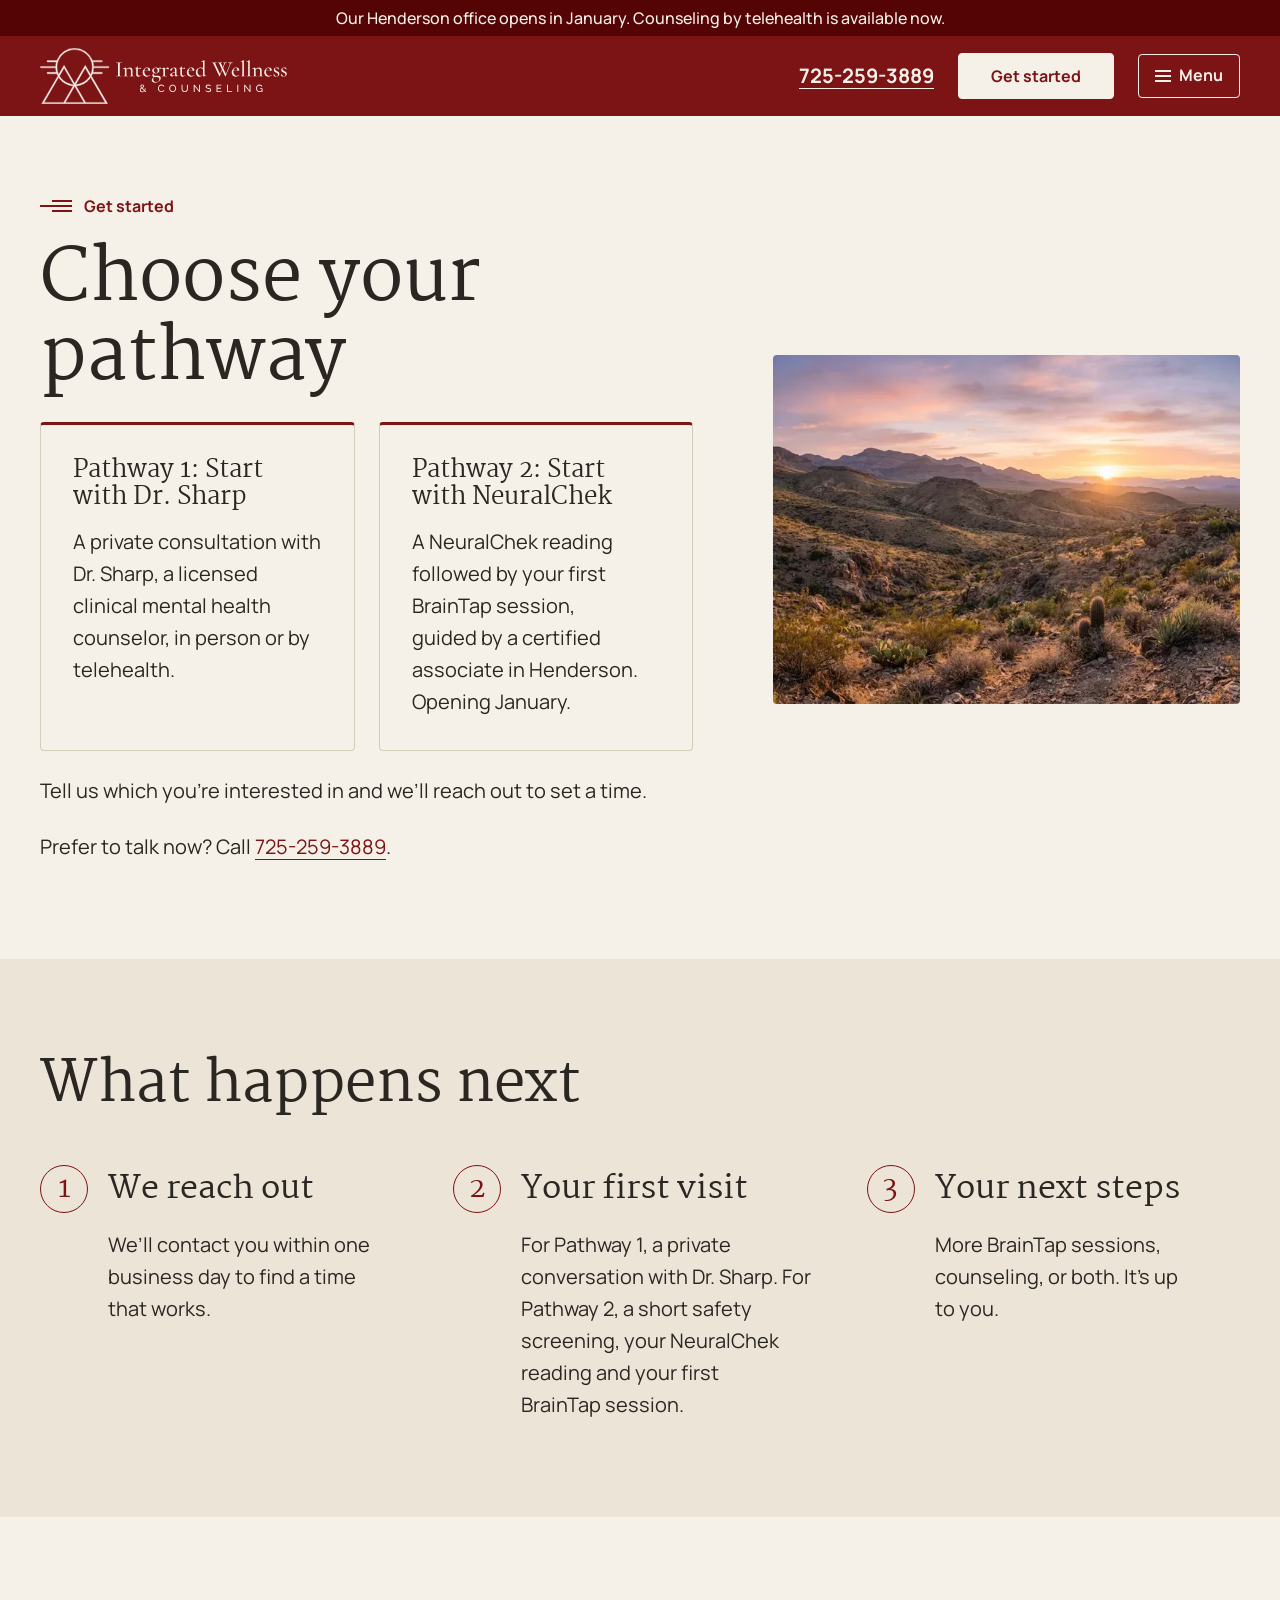
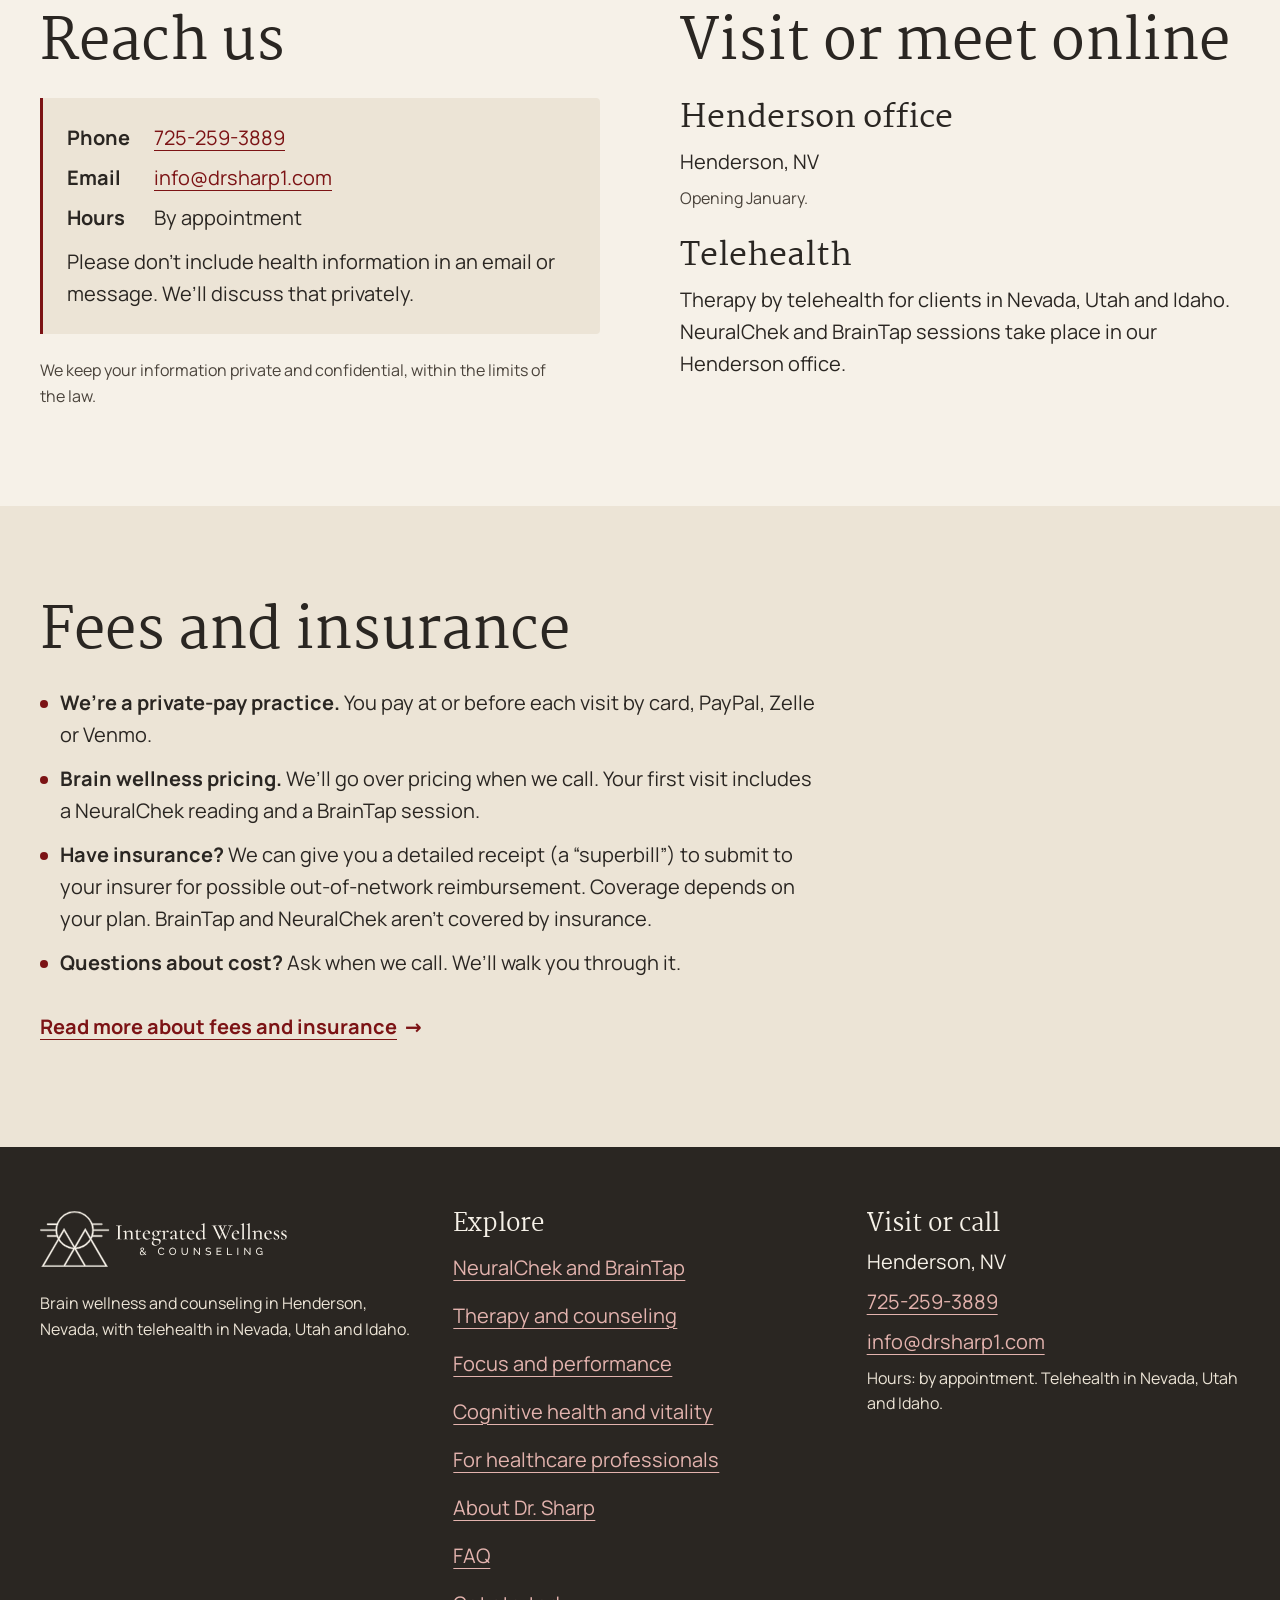
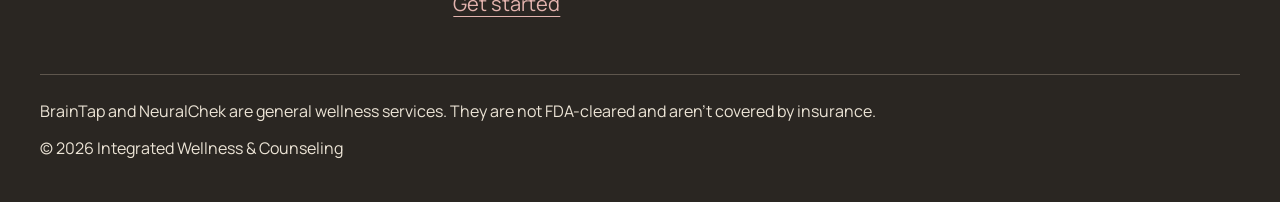
<file: get-started.html>
<!doctype html>
<html lang="en">
<head>
  <meta charset="utf-8">
  <!-- Google Analytics (GA4) -->
  <script async src="https://www.googletagmanager.com/gtag/js?id=G-Z3F29K48T2"></script>
  <script>
    window.dataLayer = window.dataLayer || [];
    function gtag(){dataLayer.push(arguments);}
    gtag('js', new Date());
    gtag('config', 'G-Z3F29K48T2');
  </script>
  <meta name="viewport" content="width=device-width, initial-scale=1, viewport-fit=cover">
  <title>Get Started: Choose Your Pathway | Dr. Stephen Sharp</title>
  <meta name="claude:viewport-fit-sides" content="cover">
  <meta name="description" content="Start with a private consultation with Dr. Sharp, or with a NeuralChek reading and BrainTap session. Call 725-259-3889. Henderson, Nevada, with telehealth in Nevada, Utah and Idaho.">
  <link rel="canonical" href="https://www.drsharp.org/get-started.html">
  <meta name="theme-color" content="#7c1315">
  <meta name="format-detection" content="telephone=no">

  <link rel="preload" href="assets/fonts/martel-400.woff2" as="font" type="font/woff2" crossorigin>
  <link rel="preload" href="assets/fonts/manrope-var.woff2" as="font" type="font/woff2" crossorigin>
  <link rel="stylesheet" href="assets/css/styles.css">
  <script src="assets/js/main.js" defer></script>

  <link rel="icon" href="favicon.ico" sizes="32x32">
  <link rel="apple-touch-icon" href="apple-touch-icon.png">
  <link rel="manifest" href="site.webmanifest">

  <!-- TODO: add assets/img/og-image.jpg (1200x630) before launch -->
  <meta property="og:type" content="website">
  <meta property="og:site_name" content="Integrated Wellness &amp; Counseling">
  <meta property="og:title" content="Choose your pathway">
  <meta property="og:description" content="Start with a private consultation with Dr. Sharp, or with a NeuralChek reading and BrainTap session. Call 725-259-3889. Henderson, Nevada, with telehealth in Nevada, Utah and Idaho.">
  <meta property="og:url" content="https://www.drsharp.org/get-started.html">
  <meta property="og:image" content="https://www.drsharp.org/assets/img/og-image.jpg">
  <meta property="og:locale" content="en_US">
  <meta name="twitter:card" content="summary_large_image">
</head>
<body>
  <a class="skip-link" href="#main">Skip to main content</a>

  <div class="site-banner"><p class="container">Our Henderson office opens in January. Counseling by telehealth is available now.</p></div>
  <!-- CONFIRM: January opening -->
  <header class="site-header theme-brand">
    <div class="container site-header__bar">
      <!-- Mark alone on phones, full logo from 768px; the browser loads only one -->
      <a class="site-header__logo" href="index.html">
        <picture>
          <source media="(min-width: 48em)" srcset="assets/img/logo-reversed.svg" width="332" height="75">
          <img src="assets/img/mark-reversed.svg" alt="Integrated Wellness &amp; Counseling, home" width="93" height="75">
        </picture>
      </a>

      <button class="menu-toggle" type="button" aria-expanded="false" aria-controls="site-nav" hidden>
        <span class="menu-toggle__icon" aria-hidden="true"></span>
        Menu
      </button>

      <nav class="site-nav" id="site-nav" aria-label="Main">
        <ul class="site-nav__list" role="list">
          <li><a href="neuralchek-braintap.html">NeuralChek and BrainTap</a></li><li><a href="therapy-counseling.html">Therapy</a></li><li class="nav-group"><button class="nav-group__toggle" type="button" aria-expanded="true" aria-controls="nav-who">Who we help</button><ul class="nav-group__list" id="nav-who" role="list"><li><a href="focus-performance.html">Focus and performance</a></li><li><a href="cognitive-health.html">Cognitive health and vitality</a></li><li><a href="healthcare-professionals.html">For healthcare professionals</a></li></ul></li><li><a href="about.html">About</a></li><li><a href="faq.html">FAQ</a></li>
          <li class="site-nav__cta"><a class="btn" href="get-started.html">Get started</a></li>
        </ul>
      </nav>

      <a class="site-header__call" href="tel:+17252593889">725-259-3889</a>

      <a class="btn site-header__cta" href="get-started.html">Get started</a>
    </div>
  </header>

  <main id="main">
<section class="hero" aria-labelledby="page-title">
  <div class="container split split--wide-text">
    <div class="stack">
      <p class="eyebrow">Get started</p>
      <h1 id="page-title">Choose your pathway</h1>
      <ul class="grid" role="list">
        <li class="card stack" id="pathway-1"><h2>Pathway 1: Start with Dr. Sharp</h2><p>A private consultation with Dr. Sharp, a licensed clinical mental health counselor, in person or by telehealth.</p></li>
        <li class="card stack" id="pathway-2"><h2>Pathway 2: Start with NeuralChek</h2><p>A NeuralChek reading followed by your first BrainTap session, guided by a certified associate in Henderson. Opening January.</p><!-- CONFIRM: opening date --><!-- CONFIRM: BrainTap certifies the 'certified associates' --></li>
      </ul>
      <p>Tell us which you’re interested in and we’ll reach out to set a time.</p>
      <p>Prefer to talk now? Call <a href="tel:+17252593889">725-259-3889</a>.</p>
    </div>
    <picture class="photo">
      <img
        src="assets/img/henderson-hills-1024.webp"
        srcset="assets/img/henderson-hills-640.webp 640w,
                assets/img/henderson-hills-1024.webp 1024w"
        sizes="(min-width: 1024px) 540px, 100vw"
        alt="Sun shining over the Henderson hills where cactus and wild grasses can be seen growing."
        width="1024" height="765"
        fetchpriority="high" decoding="async">
    </picture>
  </div>
</section>
<section class="section theme-alt" aria-labelledby="next-title">
  <div class="container">
<div class="stack section-head"><h2 id="next-title">What happens next</h2></div><ol class="steps" role="list"><li class="steps__item"><h3>We reach out</h3><p>We’ll contact you within one business day to find a time that works.<!-- CONFIRM: response time --></p></li><li class="steps__item"><h3>Your first visit</h3><p>For Pathway 1, a private conversation with Dr. Sharp. For Pathway 2, a short safety screening, your NeuralChek reading and your first BrainTap session.</p></li><li class="steps__item"><h3>Your next steps</h3><p>More BrainTap sessions, counseling, or both. It’s up to you.</p></li></ol>
  </div>
</section>
<section class="section" aria-labelledby="reach-title" id="reach">
  <div class="container">
    <div class="split">
      <div class="stack">
        <h2 id="reach-title">Reach us</h2>
        <div class="callout stack">
        <dl class="contact-list">
          <dt>Phone</dt><dd><a href="tel:+17252593889">725-259-3889</a></dd>
          <dt>Email</dt><dd><a href="mailto:info@drsharp1.com">info@drsharp1.com</a></dd>
          <dt>Hours</dt><dd>By appointment</dd>
        </dl>
        <p>Please don’t include health information in an email or message. We’ll discuss that privately.</p>
      </div>
        <p class="meta">We keep your information private and confidential, within the limits of the law.</p>
      </div>
      <div class="stack">
        <h2 id="visit-title">Visit or meet online</h2>
        <div class="stack stack--tight">
          <h3>Henderson office</h3>
          <p>Henderson, NV</p>
          <p class="meta">Opening January.</p><!-- CONFIRM: opening date -->
        </div>
        <div class="stack stack--tight">
          <h3>Telehealth</h3>
          <p>Therapy by telehealth for clients in Nevada, Utah and Idaho. NeuralChek and BrainTap sessions take place in our Henderson office.</p>
        </div>
      </div>
    </div>
  </div>
</section>
<section class="section theme-alt" aria-labelledby="fees-title">
  <div class="container">
    <div class="stack">
      <h2 id="fees-title">Fees and insurance</h2>
      <ul class="ticks ticks--stack" role="list"><li><span><strong>We’re a private-pay practice.</strong> You pay at or before each visit by card, PayPal, Zelle or Venmo.</span></li><li><span><strong>Brain wellness pricing.</strong> We’ll go over pricing when we call. Your first visit includes a NeuralChek reading and a BrainTap session.</span></li><li><span><strong>Have insurance?</strong> We can give you a detailed receipt (a “superbill”) to submit to your insurer for possible out-of-network reimbursement. Coverage depends on your plan. BrainTap and NeuralChek aren’t covered by insurance.</span></li><li><span><strong>Questions about cost?</strong> Ask when we call. We’ll walk you through it.</span></li></ul>
      <a class="link-arrow" href="faq.html#fees">Read more about fees and insurance</a>
    </div>
  </div>
</section>
  </main>

  <footer class="site-footer theme-inverse">
    <div class="container">
      <div class="site-footer__grid">
        <div class="stack">
          <img class="site-footer__logo" src="assets/img/logo-reversed.svg" alt="Integrated Wellness &amp; Counseling" width="332" height="75" loading="lazy" decoding="async">
          <p class="meta">Brain wellness and counseling in Henderson, Nevada, with telehealth in Nevada, Utah and Idaho.</p>
        </div>
        <nav aria-labelledby="footer-nav-title" class="stack stack--tight">
          <h2 id="footer-nav-title">Explore</h2>
          <ul class="site-footer__list" role="list"><li><a href="neuralchek-braintap.html">NeuralChek and BrainTap</a></li><li><a href="therapy-counseling.html">Therapy and counseling</a></li><li><a href="focus-performance.html">Focus and performance</a></li><li><a href="cognitive-health.html">Cognitive health and vitality</a></li><li><a href="healthcare-professionals.html">For healthcare professionals</a></li><li><a href="about.html">About Dr. Sharp</a></li><li><a href="faq.html">FAQ</a></li><li><a href="get-started.html">Get started</a></li></ul>
        </nav>
        <div class="stack stack--tight">
          <h2>Visit or call</h2>
          <address class="stack stack--tight">
            <p>Henderson, NV</p>
            <p><a href="tel:+17252593889">725-259-3889</a></p>
            <p><a href="mailto:info@drsharp1.com">info@drsharp1.com</a></p>
            <p class="meta">Hours: by appointment. Telehealth in Nevada, Utah and Idaho.</p>
          </address>
        </div>
      </div>
      <div class="site-footer__legal">
        <p class="meta site-footer__note">BrainTap and NeuralChek are general wellness services. They are not FDA-cleared and aren’t covered by insurance.</p>
        <p class="meta">&copy; 2026 Integrated Wellness &amp; Counseling</p>
        <!-- TODO: add links to privacy.html and accessibility.html once those pages exist -->
      </div>
    </div>
  </footer>
</body>
</html>
</file>
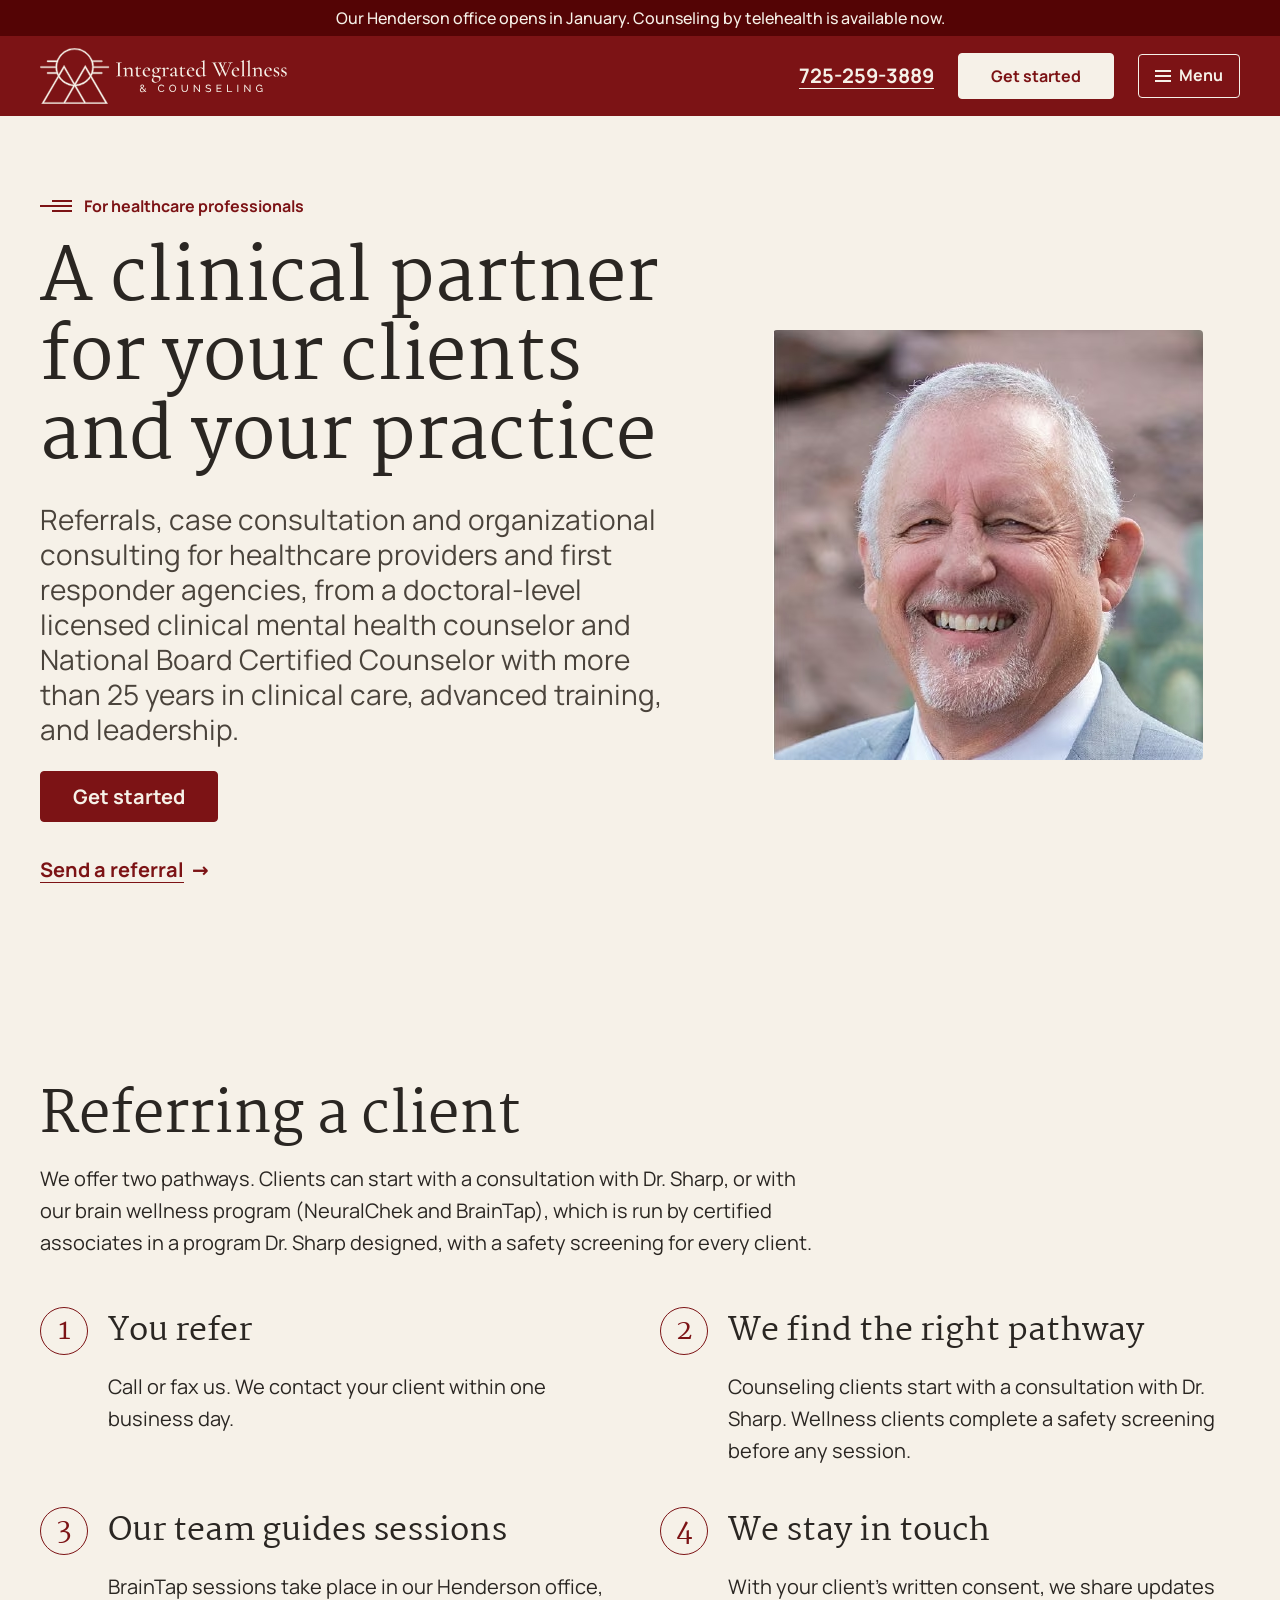
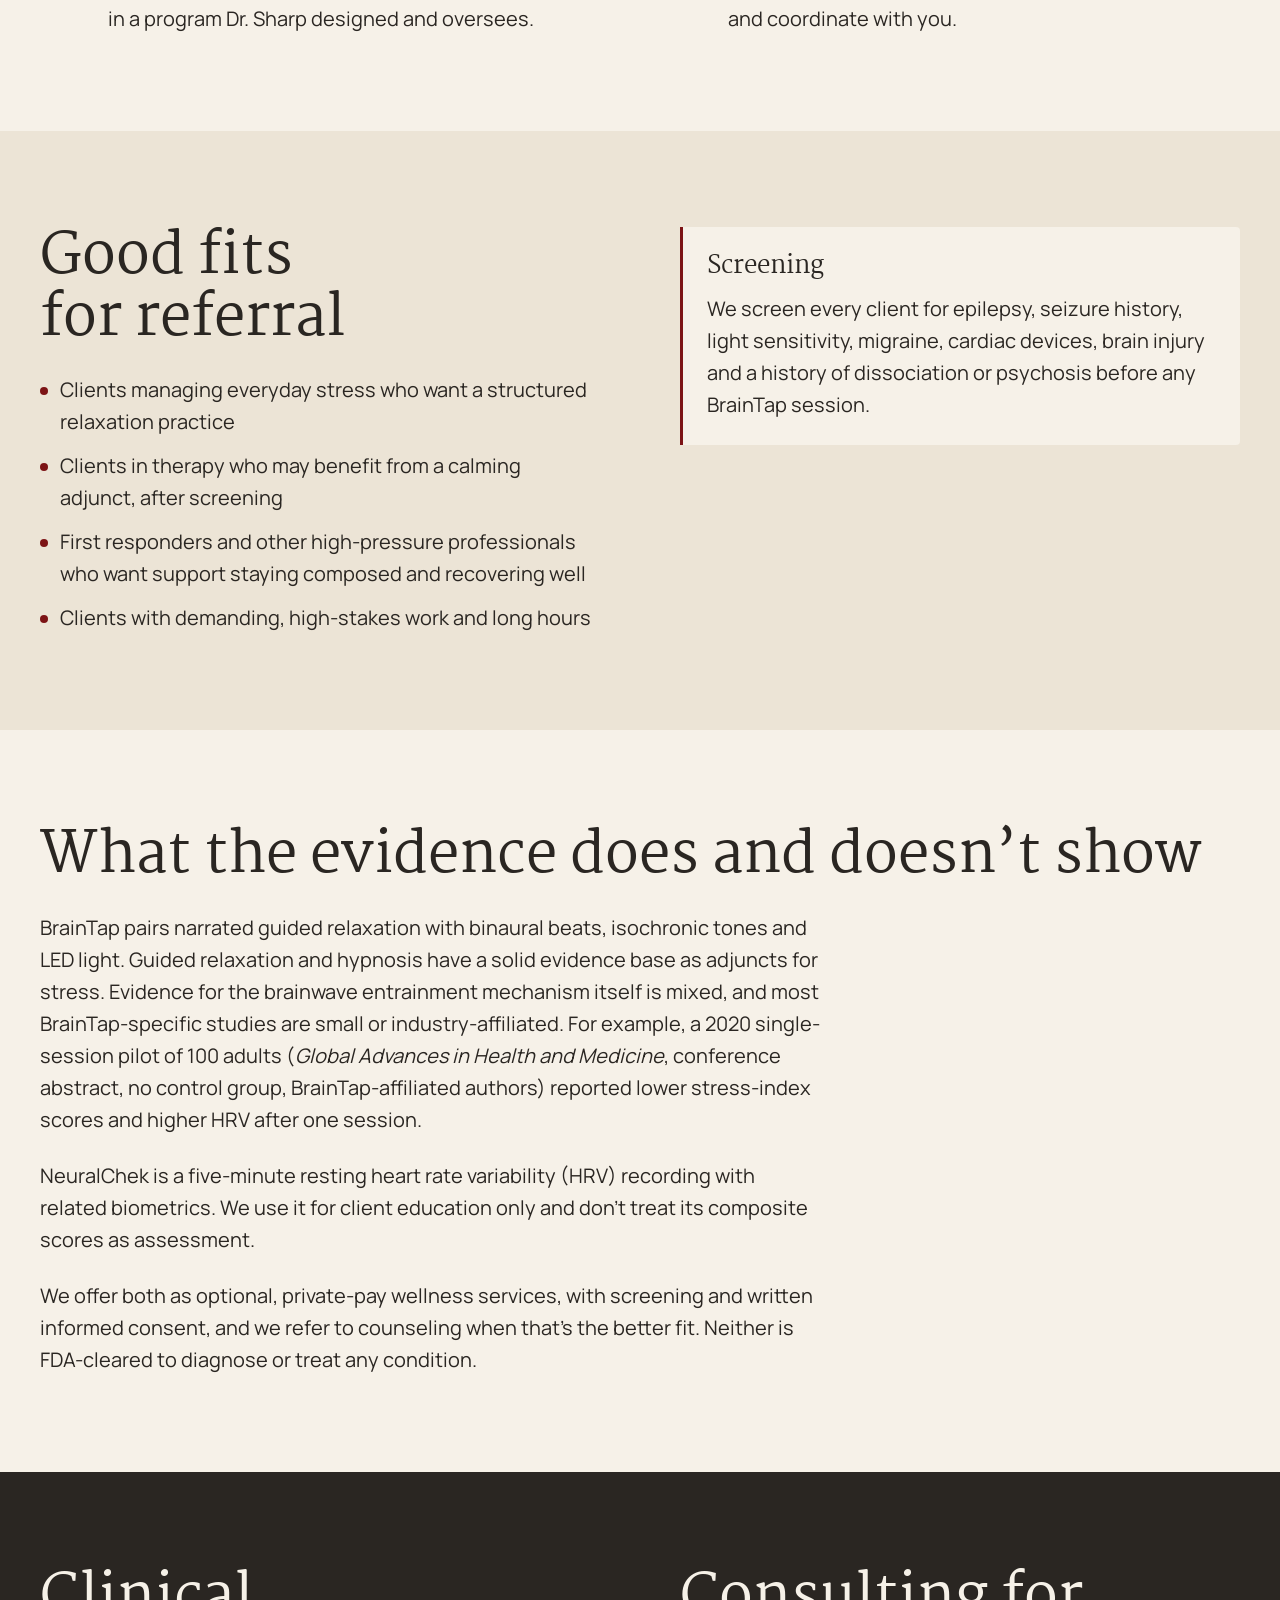
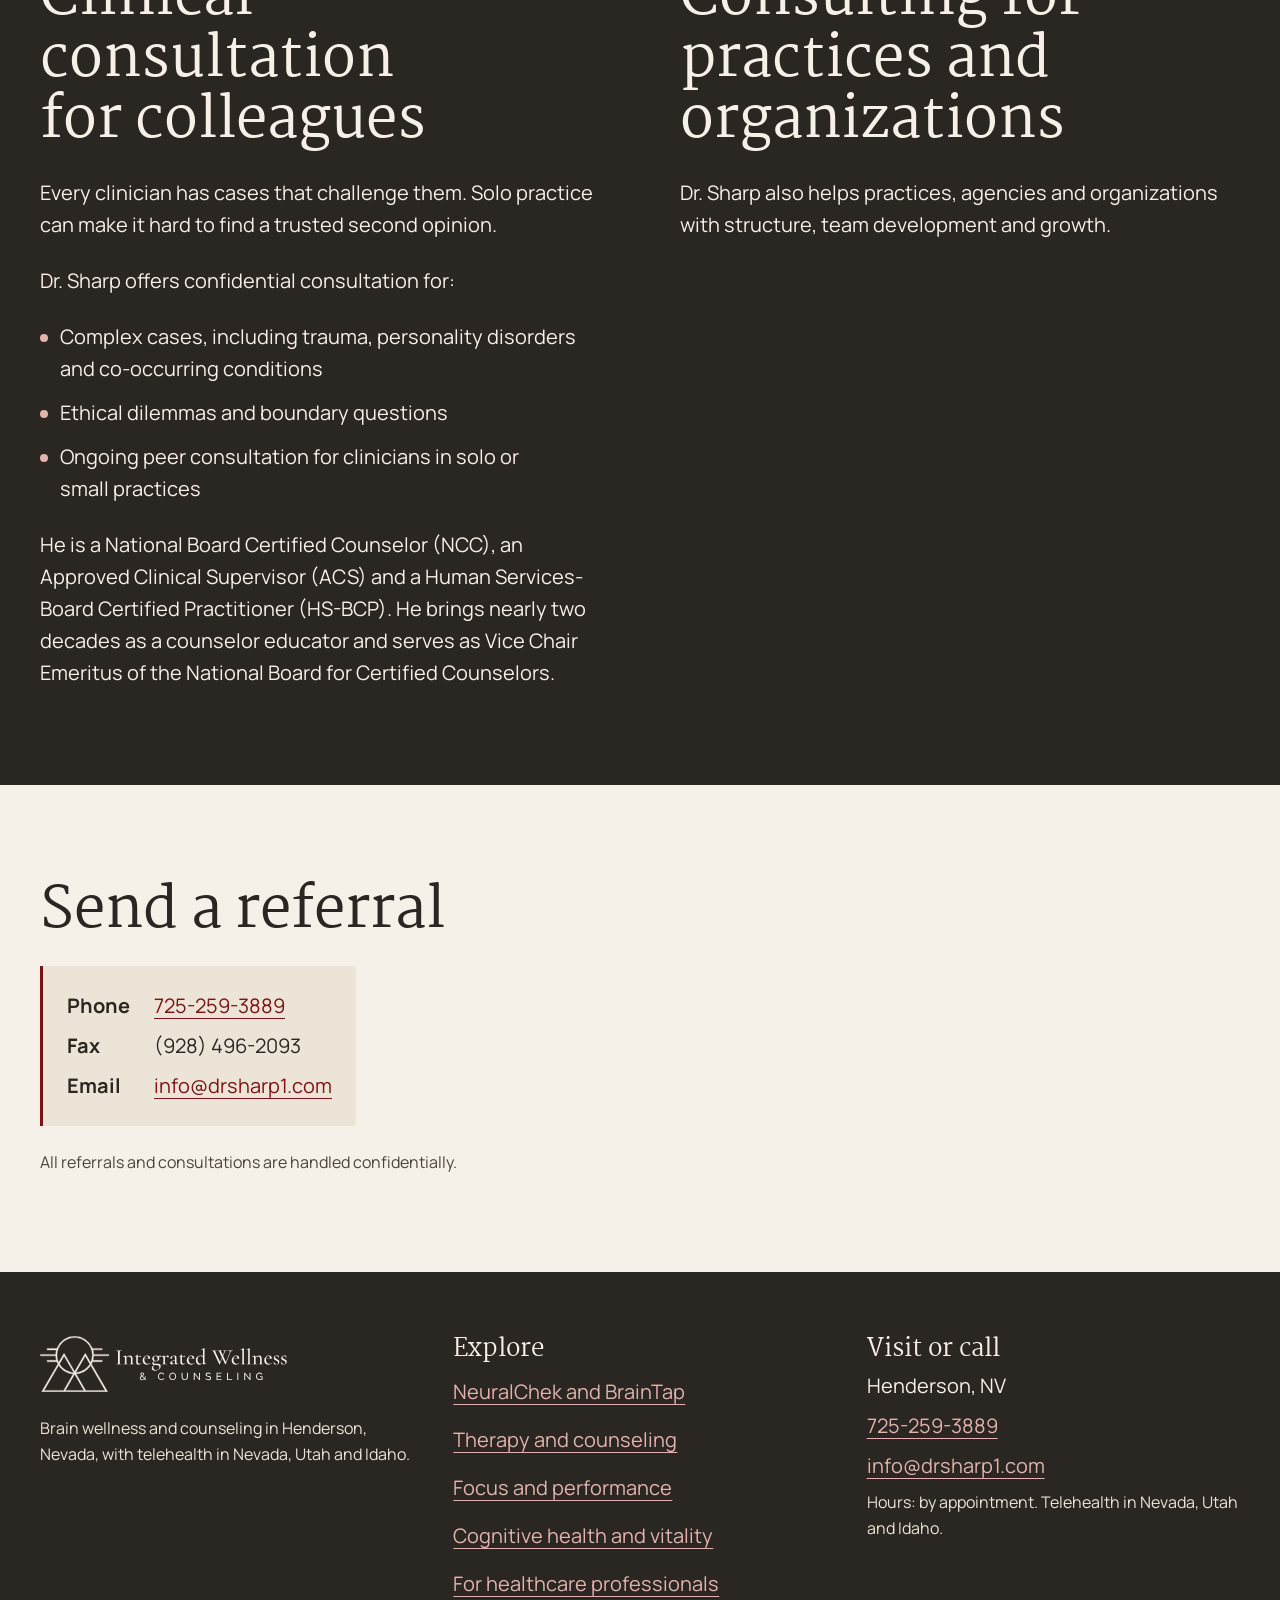
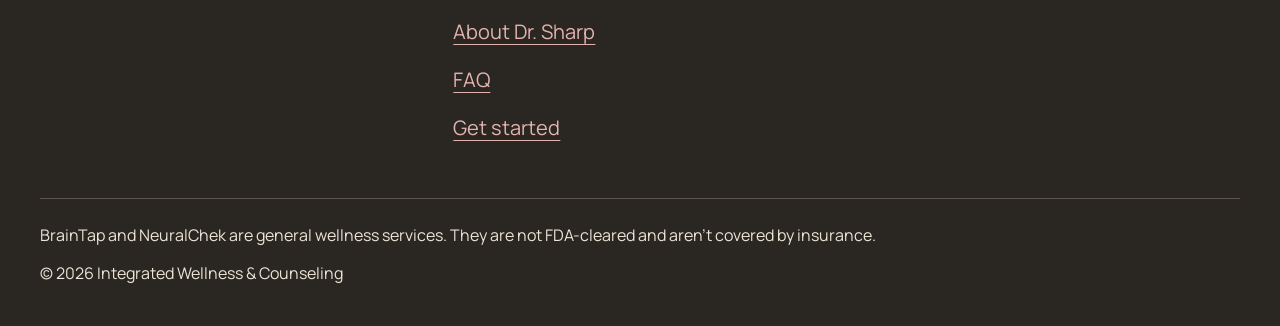
<file: healthcare-professionals.html>
<!doctype html>
<html lang="en">
<head>
  <meta charset="utf-8">
  <!-- Google Analytics (GA4) -->
  <script async src="https://www.googletagmanager.com/gtag/js?id=G-Z3F29K48T2"></script>
  <script>
    window.dataLayer = window.dataLayer || [];
    function gtag(){dataLayer.push(arguments);}
    gtag('js', new Date());
    gtag('config', 'G-Z3F29K48T2');
  </script>
  <meta name="viewport" content="width=device-width, initial-scale=1, viewport-fit=cover">
  <title>For Healthcare Professionals: Referrals and Consultation | Dr. Stephen Sharp</title>
  <meta name="claude:viewport-fit-sides" content="cover">
  <meta name="description" content="Refer clients for counseling or screened NeuralChek and BrainTap wellness sessions, and get confidential case consultation from a doctoral-level licensed clinical mental health counselor in Henderson, Nevada.">
  <link rel="canonical" href="https://www.drsharp.org/healthcare-professionals.html">
  <meta name="theme-color" content="#7c1315">
  <meta name="format-detection" content="telephone=no">

  <link rel="preload" href="assets/fonts/martel-400.woff2" as="font" type="font/woff2" crossorigin>
  <link rel="preload" href="assets/fonts/manrope-var.woff2" as="font" type="font/woff2" crossorigin>
  <link rel="stylesheet" href="assets/css/styles.css">
  <script src="assets/js/main.js" defer></script>

  <link rel="icon" href="favicon.ico" sizes="32x32">
  <link rel="apple-touch-icon" href="apple-touch-icon.png">
  <link rel="manifest" href="site.webmanifest">

  <!-- TODO: add assets/img/og-image.jpg (1200x630) before launch -->
  <meta property="og:type" content="website">
  <meta property="og:site_name" content="Integrated Wellness &amp; Counseling">
  <meta property="og:title" content="A clinical partner for your clients and your practice">
  <meta property="og:description" content="Refer clients for counseling or screened NeuralChek and BrainTap wellness sessions, and get confidential case consultation from a doctoral-level licensed clinical mental health counselor in Henderson, Nevada.">
  <meta property="og:url" content="https://www.drsharp.org/healthcare-professionals.html">
  <meta property="og:image" content="https://www.drsharp.org/assets/img/og-image.jpg">
  <meta property="og:locale" content="en_US">
  <meta name="twitter:card" content="summary_large_image">
</head>
<body>
  <a class="skip-link" href="#main">Skip to main content</a>

  <div class="site-banner"><p class="container">Our Henderson office opens in January. Counseling by telehealth is available now.</p></div>
  <!-- CONFIRM: January opening -->
  <header class="site-header theme-brand">
    <div class="container site-header__bar">
      <!-- Mark alone on phones, full logo from 768px; the browser loads only one -->
      <a class="site-header__logo" href="index.html">
        <picture>
          <source media="(min-width: 48em)" srcset="assets/img/logo-reversed.svg" width="332" height="75">
          <img src="assets/img/mark-reversed.svg" alt="Integrated Wellness &amp; Counseling, home" width="93" height="75">
        </picture>
      </a>

      <button class="menu-toggle" type="button" aria-expanded="false" aria-controls="site-nav" hidden>
        <span class="menu-toggle__icon" aria-hidden="true"></span>
        Menu
      </button>

      <nav class="site-nav" id="site-nav" aria-label="Main">
        <ul class="site-nav__list" role="list">
          <li><a href="neuralchek-braintap.html">NeuralChek and BrainTap</a></li><li><a href="therapy-counseling.html">Therapy</a></li><li class="nav-group"><button class="nav-group__toggle is-current" type="button" aria-expanded="true" aria-controls="nav-who">Who we help</button><ul class="nav-group__list" id="nav-who" role="list"><li><a href="focus-performance.html">Focus and performance</a></li><li><a href="cognitive-health.html">Cognitive health and vitality</a></li><li><a href="healthcare-professionals.html" aria-current="page">For healthcare professionals</a></li></ul></li><li><a href="about.html">About</a></li><li><a href="faq.html">FAQ</a></li>
          <li class="site-nav__cta"><a class="btn" href="get-started.html">Get started</a></li>
        </ul>
      </nav>

      <a class="site-header__call" href="tel:+17252593889">725-259-3889</a>

      <a class="btn site-header__cta" href="get-started.html">Get started</a>
    </div>
  </header>

  <main id="main">
<section class="hero" aria-labelledby="page-title">
  <div class="container split split--wide-text">
    <div class="stack">
      <p class="eyebrow">For healthcare professionals</p>
      <h1 id="page-title">A clinical partner for your clients and your practice</h1>
      <p class="lead">Referrals, case consultation and organizational consulting for healthcare providers and first responder agencies, from a doctoral-level licensed clinical mental health counselor and National Board Certified Counselor with more than 25 years in clinical care, advanced training, and leadership.</p>
      <div class="cluster"><a class="btn" href="get-started.html">Get started</a></div>
      <a class="link-arrow" href="#referral">Send a referral</a>
    </div>
    <picture class="photo photo--hero frame-healthcare"><source type="image/avif" srcset="assets/img/dr-sharp.avif 430w, assets/img/dr-sharp-320.avif 320w, assets/img/dr-sharp-160.avif 160w" sizes="(min-width: 64em) 43rem, 100vw"><source type="image/webp" srcset="assets/img/dr-sharp.webp 430w, assets/img/dr-sharp-320.webp 320w, assets/img/dr-sharp-160.webp 160w" sizes="(min-width: 64em) 43rem, 100vw"><img src="assets/img/dr-sharp.jpg" srcset="assets/img/dr-sharp.jpg 430w, assets/img/dr-sharp-320.jpg 320w, assets/img/dr-sharp-160.jpg 160w" sizes="(min-width: 64em) 43rem, 100vw" alt="Dr. Stephen Sharp" width="430" height="430" fetchpriority="high" decoding="async"></picture>
  </div>
</section>
<section class="section" aria-labelledby="refer-title">
  <div class="container">
<div class="stack section-head"><h2 id="refer-title">Referring a client</h2><p>We offer two pathways. Clients can start with a consultation with Dr. Sharp, or with our brain wellness program (NeuralChek and BrainTap), which is run by certified associates in a program Dr. Sharp designed, with a safety screening for every client.</p><!-- CONFIRM: BrainTap certifies the 'certified associates' --></div><ol class="steps steps--4" role="list"><li class="steps__item"><h3>You refer</h3><p>Call or fax us. We contact your client within one business day.<!-- CONFIRM: response time; restore “or use the form below” when the referral form returns --></p></li><li class="steps__item"><h3>We find the right pathway</h3><p>Counseling clients start with a consultation with Dr. Sharp. Wellness clients complete a safety screening before any session.</p></li><li class="steps__item"><h3>Our team guides sessions</h3><p>BrainTap sessions take place in our Henderson office, in a program Dr. Sharp designed and oversees.<!-- CONFIRM: how Dr. Sharp oversees the program --></p></li><li class="steps__item"><h3>We stay in touch</h3><p>With your client’s written consent, we share updates and coordinate with you.<!-- CONFIRM: updates with written consent --></p></li></ol>
  </div>
</section>
<section class="section theme-alt" aria-labelledby="fits-title">
  <div class="container">
    <div class="split">
      <div class="stack">
        <h2 id="fits-title">Good fits for referral</h2>
        <ul class="ticks ticks--stack" role="list"><li><span>Clients managing everyday stress who want a structured relaxation practice</span></li><li><span>Clients in therapy who may benefit from a calming adjunct, after screening</span></li><li><span>First responders and other high-pressure professionals who want support staying composed and recovering well</span></li><li><span>Clients with demanding, high-stakes work and long hours</span></li></ul>
      </div>
      <div class="callout stack">
        <h3>Screening</h3>
        <p>We screen every client for epilepsy, seizure history, light sensitivity, migraine, cardiac devices, brain injury and a history of dissociation or psychosis before any BrainTap session.</p><!-- CONFIRM: screening criteria -->
      </div>
    </div>
  </div>
</section>
<section class="section" aria-labelledby="evidence-title">
  <div class="container">
    <div class="stack">
      <h2 id="evidence-title">What the evidence does and doesn’t show</h2>
      <p>BrainTap pairs narrated guided relaxation with binaural beats, isochronic tones and LED light. Guided relaxation and hypnosis have a solid evidence base as adjuncts for stress. Evidence for the brainwave entrainment mechanism itself is mixed, and most BrainTap-specific studies are small or industry-affiliated. For example, a 2020 single-session pilot of 100 adults (<cite>Global Advances in Health and Medicine</cite>, conference abstract, no control group, BrainTap-affiliated authors) reported lower stress-index scores and higher HRV after one session.</p>
      <p>NeuralChek is a five-minute resting heart rate variability (HRV) recording with related biometrics. We use it for client education only and don’t treat its composite scores as assessment.</p>
      <p>We offer both as optional, private-pay wellness services, with screening and written informed consent, and we refer to counseling when that’s the better fit. Neither is FDA-cleared to diagnose or treat any condition.</p>
    </div>
  </div>
</section>
<section class="section theme-inverse" aria-labelledby="consult-title">
  <div class="container">
    <div class="split">
      <div class="stack">
        <h2 id="consult-title">Clinical consultation for colleagues</h2>
        <p>Every clinician has cases that challenge them. Solo practice can make it hard to find a trusted second opinion.</p>
        <p>Dr. Sharp offers confidential consultation for:</p>
        <ul class="ticks ticks--stack" role="list"><li><span>Complex cases, including trauma, personality disorders and co-occurring conditions</span></li><li><span>Ethical dilemmas and boundary questions</span></li><li><span>Ongoing peer consultation for clinicians in solo or small practices</span></li></ul>
        <p>He is a National Board Certified Counselor (NCC), an Approved Clinical Supervisor (ACS) and a Human Services-Board Certified Practitioner (HS-BCP). He brings nearly two decades as a counselor educator and serves as Vice Chair Emeritus of the National Board for Certified Counselors.</p>
      </div>
      <div class="stack">
        <h2 id="orgs-title">Consulting for practices and organizations</h2>
        <p>Dr. Sharp also helps practices, agencies and organizations with structure, team development and growth.</p>
      </div>
    </div>
  </div>
</section>
<section class="section" aria-labelledby="referral-title" id="referral">
  <div class="container">
    <div class="stack">
      <h2 id="referral-title">Send a referral</h2>
      <div class="callout stack">
        <dl class="contact-list">
          <dt>Phone</dt><dd><a href="tel:+17252593889">725-259-3889</a></dd>
          <dt>Fax</dt><dd>(928) 496-2093</dd>
          <dt>Email</dt><dd><a href="mailto:info@drsharp1.com">info@drsharp1.com</a></dd>
        </dl>
      </div>
      <p class="meta">All referrals and consultations are handled confidentially.</p>
    </div>
  </div>
</section>
  </main>

  <footer class="site-footer theme-inverse">
    <div class="container">
      <div class="site-footer__grid">
        <div class="stack">
          <img class="site-footer__logo" src="assets/img/logo-reversed.svg" alt="Integrated Wellness &amp; Counseling" width="332" height="75" loading="lazy" decoding="async">
          <p class="meta">Brain wellness and counseling in Henderson, Nevada, with telehealth in Nevada, Utah and Idaho.</p>
        </div>
        <nav aria-labelledby="footer-nav-title" class="stack stack--tight">
          <h2 id="footer-nav-title">Explore</h2>
          <ul class="site-footer__list" role="list"><li><a href="neuralchek-braintap.html">NeuralChek and BrainTap</a></li><li><a href="therapy-counseling.html">Therapy and counseling</a></li><li><a href="focus-performance.html">Focus and performance</a></li><li><a href="cognitive-health.html">Cognitive health and vitality</a></li><li><a href="healthcare-professionals.html">For healthcare professionals</a></li><li><a href="about.html">About Dr. Sharp</a></li><li><a href="faq.html">FAQ</a></li><li><a href="get-started.html">Get started</a></li></ul>
        </nav>
        <div class="stack stack--tight">
          <h2>Visit or call</h2>
          <address class="stack stack--tight">
            <p>Henderson, NV</p>
            <p><a href="tel:+17252593889">725-259-3889</a></p>
            <p><a href="mailto:info@drsharp1.com">info@drsharp1.com</a></p>
            <p class="meta">Hours: by appointment. Telehealth in Nevada, Utah and Idaho.</p>
          </address>
        </div>
      </div>
      <div class="site-footer__legal">
        <p class="meta site-footer__note">BrainTap and NeuralChek are general wellness services. They are not FDA-cleared and aren’t covered by insurance.</p>
        <p class="meta">&copy; 2026 Integrated Wellness &amp; Counseling</p>
        <!-- TODO: add links to privacy.html and accessibility.html once those pages exist -->
      </div>
    </div>
  </footer>
</body>
</html>
</file>
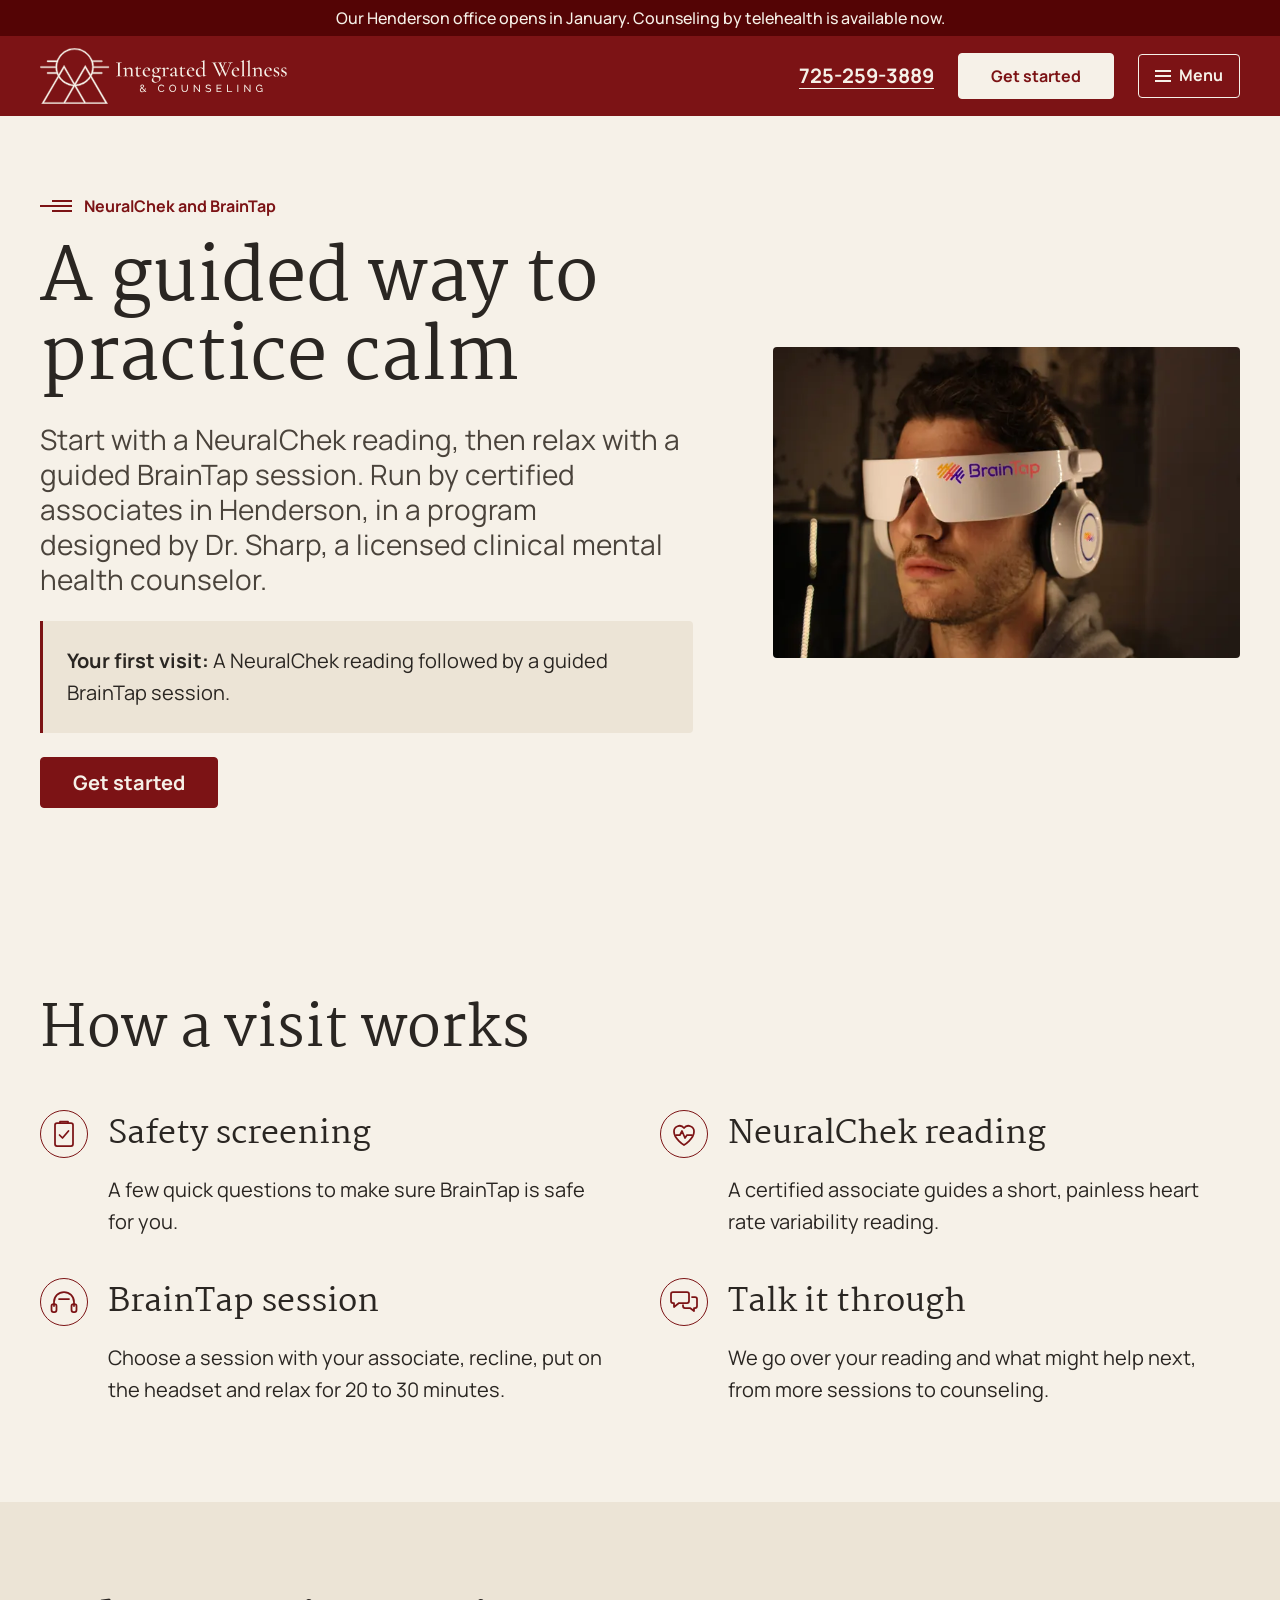
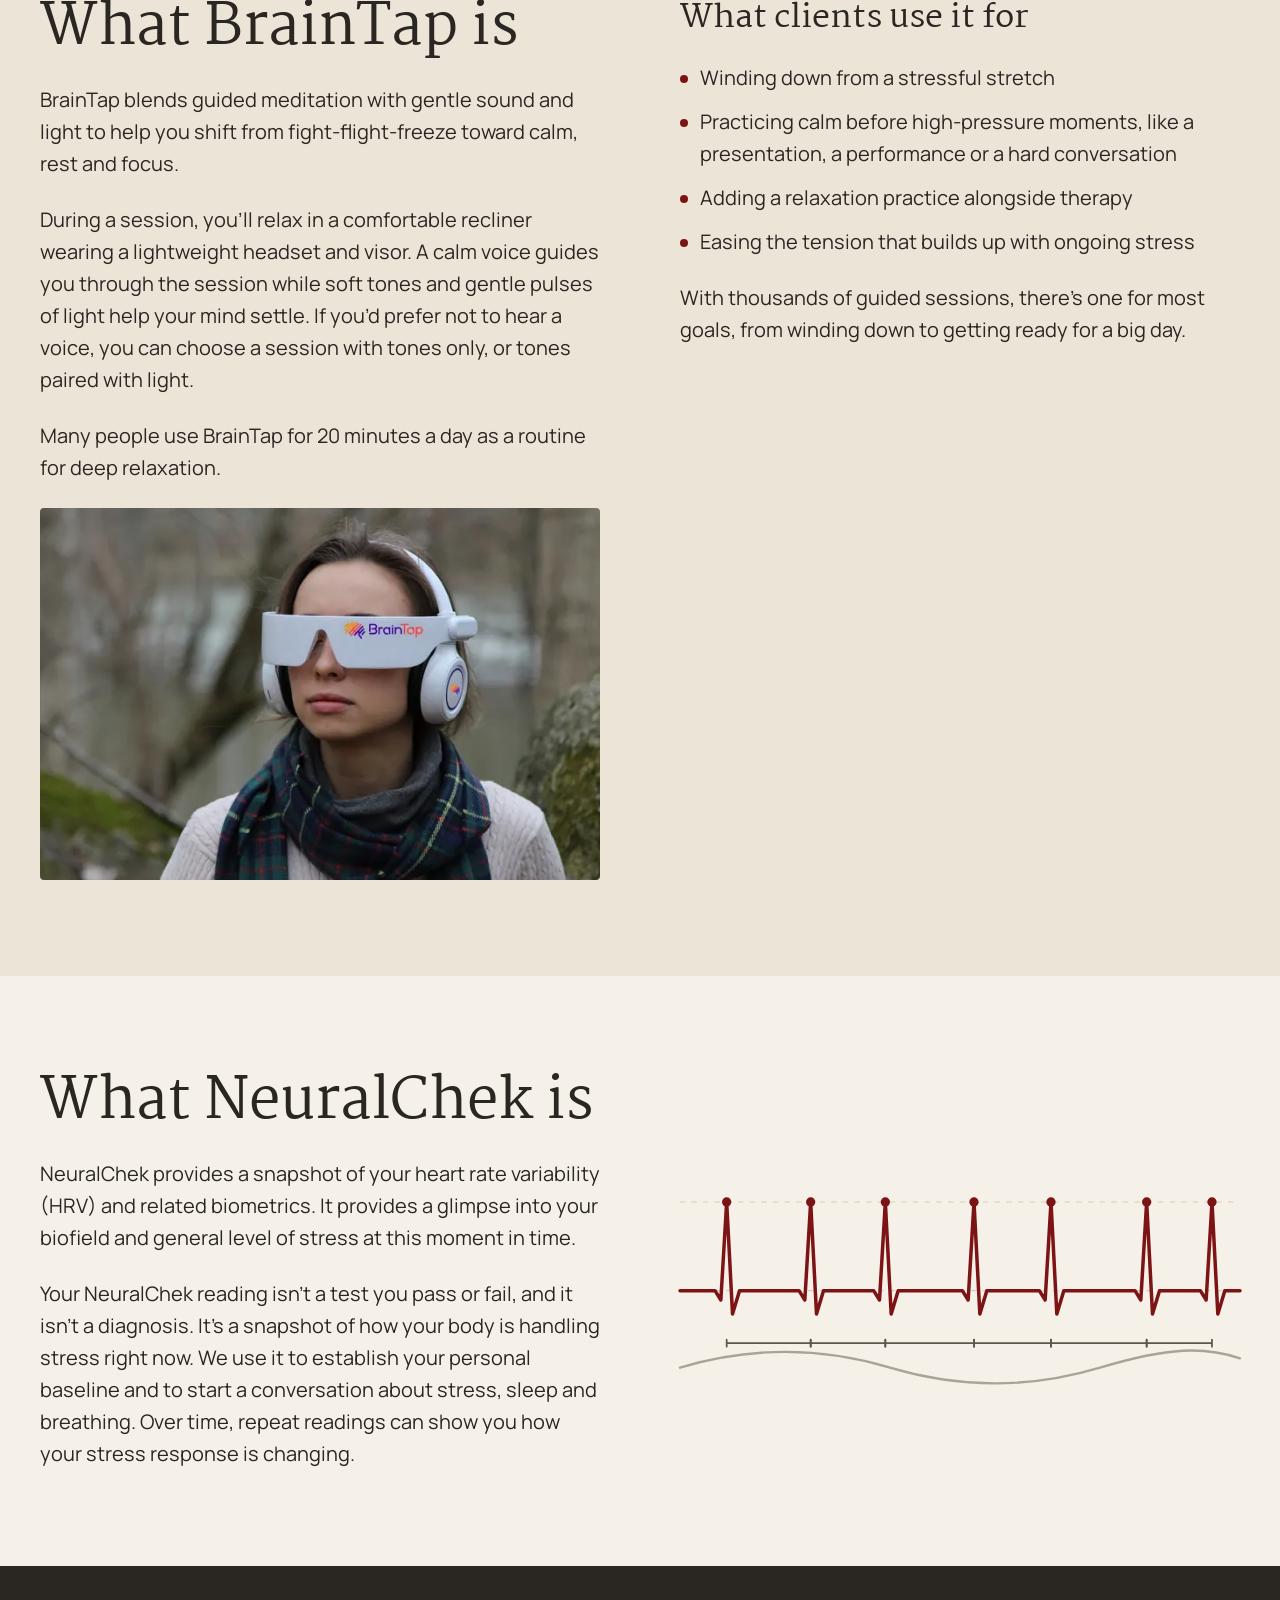
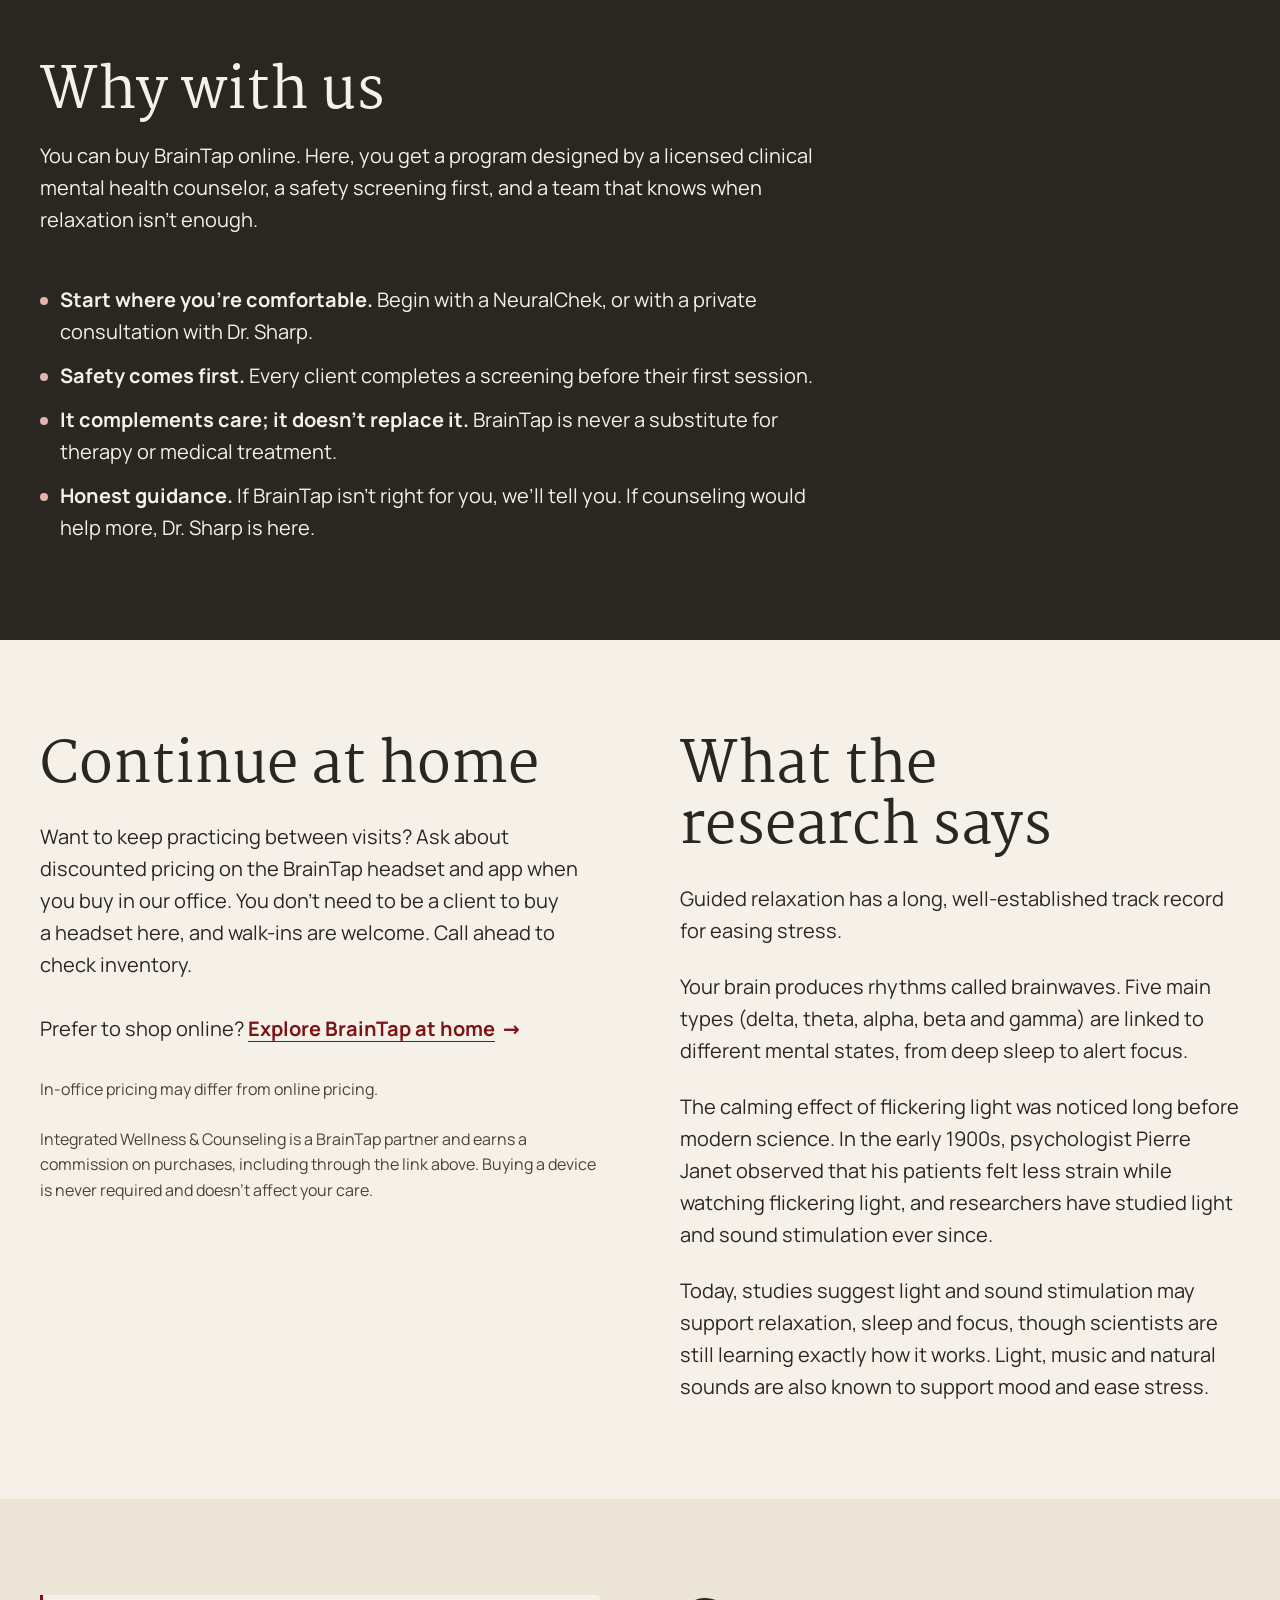
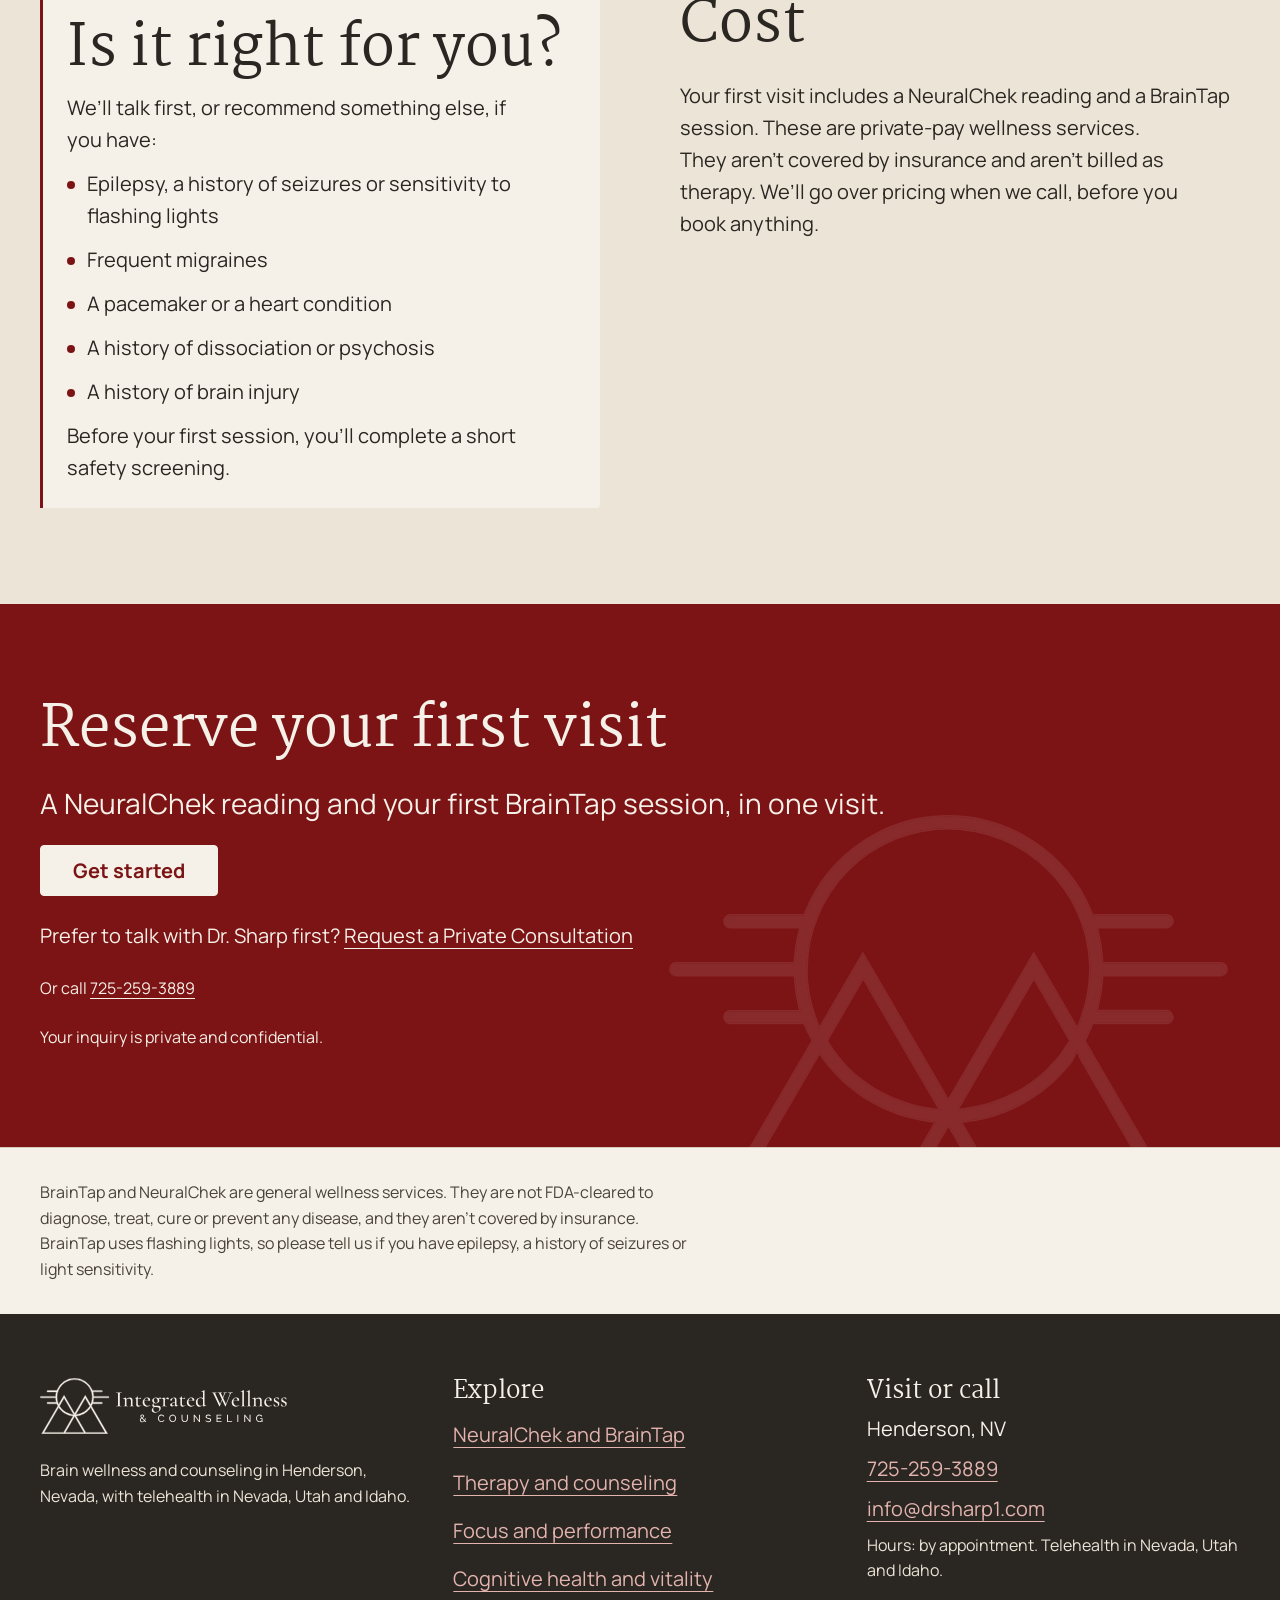
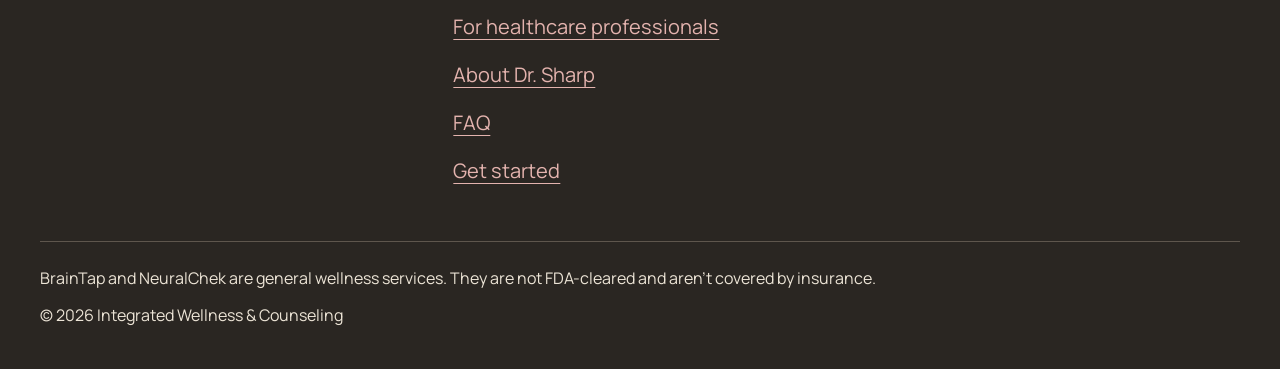
<file: neuralchek-braintap.html>
<!doctype html>
<html lang="en">
<head>
  <meta charset="utf-8">
  <!-- Google Analytics (GA4) -->
  <script async src="https://www.googletagmanager.com/gtag/js?id=G-Z3F29K48T2"></script>
  <script>
    window.dataLayer = window.dataLayer || [];
    function gtag(){dataLayer.push(arguments);}
    gtag('js', new Date());
    gtag('config', 'G-Z3F29K48T2');
  </script>
  <meta name="viewport" content="width=device-width, initial-scale=1, viewport-fit=cover">
  <title>NeuralChek and BrainTap in Henderson, NV | Dr. Stephen Sharp</title>
  <meta name="claude:viewport-fit-sides" content="cover">
  <meta name="description" content="Start with a NeuralChek heart rate variability reading followed by a guided BrainTap relaxation session in Henderson, Nevada, in a program designed by a licensed clinical mental health counselor.">
  <link rel="canonical" href="https://www.drsharp.org/neuralchek-braintap.html">
  <meta name="theme-color" content="#7c1315">
  <meta name="format-detection" content="telephone=no">

  <link rel="preload" href="assets/fonts/martel-400.woff2" as="font" type="font/woff2" crossorigin>
  <link rel="preload" href="assets/fonts/manrope-var.woff2" as="font" type="font/woff2" crossorigin>
  <link rel="stylesheet" href="assets/css/styles.css">
  <script src="assets/js/main.js" defer></script>

  <link rel="icon" href="favicon.ico" sizes="32x32">
  <link rel="apple-touch-icon" href="apple-touch-icon.png">
  <link rel="manifest" href="site.webmanifest">

  <!-- TODO: add assets/img/og-image.jpg (1200x630) before launch -->
  <meta property="og:type" content="website">
  <meta property="og:site_name" content="Integrated Wellness &amp; Counseling">
  <meta property="og:title" content="NeuralChek and BrainTap: a guided way to practice calm">
  <meta property="og:description" content="Start with a NeuralChek heart rate variability reading followed by a guided BrainTap relaxation session in Henderson, Nevada, in a program designed by a licensed clinical mental health counselor.">
  <meta property="og:url" content="https://www.drsharp.org/neuralchek-braintap.html">
  <meta property="og:image" content="https://www.drsharp.org/assets/img/og-image.jpg">
  <meta property="og:locale" content="en_US">
  <meta name="twitter:card" content="summary_large_image">
</head>
<body>
  <a class="skip-link" href="#main">Skip to main content</a>

  <div class="site-banner"><p class="container">Our Henderson office opens in January. Counseling by telehealth is available now.</p></div>
  <!-- CONFIRM: January opening -->
  <header class="site-header theme-brand">
    <div class="container site-header__bar">
      <!-- Mark alone on phones, full logo from 768px; the browser loads only one -->
      <a class="site-header__logo" href="index.html">
        <picture>
          <source media="(min-width: 48em)" srcset="assets/img/logo-reversed.svg" width="332" height="75">
          <img src="assets/img/mark-reversed.svg" alt="Integrated Wellness &amp; Counseling, home" width="93" height="75">
        </picture>
      </a>

      <button class="menu-toggle" type="button" aria-expanded="false" aria-controls="site-nav" hidden>
        <span class="menu-toggle__icon" aria-hidden="true"></span>
        Menu
      </button>

      <nav class="site-nav" id="site-nav" aria-label="Main">
        <ul class="site-nav__list" role="list">
          <li><a href="neuralchek-braintap.html" aria-current="page">NeuralChek and BrainTap</a></li><li><a href="therapy-counseling.html">Therapy</a></li><li class="nav-group"><button class="nav-group__toggle" type="button" aria-expanded="true" aria-controls="nav-who">Who we help</button><ul class="nav-group__list" id="nav-who" role="list"><li><a href="focus-performance.html">Focus and performance</a></li><li><a href="cognitive-health.html">Cognitive health and vitality</a></li><li><a href="healthcare-professionals.html">For healthcare professionals</a></li></ul></li><li><a href="about.html">About</a></li><li><a href="faq.html">FAQ</a></li>
          <li class="site-nav__cta"><a class="btn" href="get-started.html">Get started</a></li>
        </ul>
      </nav>

      <a class="site-header__call" href="tel:+17252593889">725-259-3889</a>

      <a class="btn site-header__cta" href="get-started.html">Get started</a>
    </div>
  </header>

  <main id="main">
<section class="hero" aria-labelledby="page-title">
  <div class="container split split--wide-text">
    <div class="stack">
      <p class="eyebrow">NeuralChek and BrainTap</p>
      <h1 id="page-title">A guided way to practice calm</h1>
      <p class="lead">Start with a NeuralChek reading, then relax with a guided BrainTap session. Run by certified associates in Henderson, in a program designed by Dr. Sharp, a licensed clinical mental health counselor.</p><!-- CONFIRM: BrainTap certifies the 'certified associates' -->
      <div class="callout stack"><p><strong>Your first visit:</strong> A NeuralChek reading followed by a guided BrainTap session.</p></div>
      <div class="cluster"><a class="btn" href="get-started.html">Get started</a></div>
    </div>
    <picture class="photo">
      <img
        src="assets/img/headset-relaxing-1200.webp"
        srcset="assets/img/headset-relaxing-640.webp 640w,
                assets/img/headset-relaxing-1200.webp 1200w"
        sizes="(min-width: 1024px) 540px, 100vw"
        alt="Relaxed man wearing BrainTap headset"
        width="1200" height="800"
        fetchpriority="high" decoding="async">
    </picture>
  </div>
</section>
<section class="section" aria-labelledby="visit-title">
  <div class="container">
<div class="stack section-head"><h2 id="visit-title">How a visit works</h2></div><ol class="steps steps--4 steps--icons" role="list"><li class="steps__item"><span class="steps__icon" aria-hidden="true"><svg viewBox="0 0 32 32" fill="none" stroke="currentColor" stroke-width="1.75" stroke-linecap="round" stroke-linejoin="round" focusable="false"><rect x="7" y="5" width="18" height="23" rx="2"/><path d="M12 5V3.5h8V5"/><path d="M11.5 17l3 3 6-7"/></svg></span><h3>Safety screening</h3><p>A few quick questions to make sure BrainTap is safe for you.</p></li><li class="steps__item"><span class="steps__icon" aria-hidden="true"><svg viewBox="0 0 32 32" fill="none" stroke="currentColor" stroke-width="1.75" stroke-linecap="round" stroke-linejoin="round" focusable="false"><path d="M16 27s-10-6.2-10-13.2A5.6 5.6 0 0 1 16 10a5.6 5.6 0 0 1 10 3.8C26 20.8 16 27 16 27z"/><path d="M8 17h4l2-4 3 7 2-3h5"/></svg></span><h3>NeuralChek reading</h3><p>A certified associate guides a short, painless heart rate variability reading.</p></li><li class="steps__item"><span class="steps__icon" aria-hidden="true"><svg viewBox="0 0 32 32" fill="none" stroke="currentColor" stroke-width="1.75" stroke-linecap="round" stroke-linejoin="round" focusable="false"><path d="M6 20v-4a10 10 0 0 1 20 0v4"/><rect x="3.5" y="18" width="5" height="8" rx="2"/><rect x="23.5" y="18" width="5" height="8" rx="2"/><path d="M11 13h10"/></svg></span><h3>BrainTap session</h3><p>Choose a session with your associate, recline, put on the headset and relax for 20 to 30 minutes.</p></li><li class="steps__item"><span class="steps__icon" aria-hidden="true"><svg viewBox="0 0 32 32" fill="none" stroke="currentColor" stroke-width="1.75" stroke-linecap="round" stroke-linejoin="round" focusable="false"><path d="M5 6h14a2 2 0 0 1 2 2v7a2 2 0 0 1-2 2h-8l-5 4v-4H5a2 2 0 0 1-2-2V8a2 2 0 0 1 2-2z"/><path d="M24 11h3a2 2 0 0 1 2 2v7a2 2 0 0 1-2 2h-1v3l-4-3h-5a2 2 0 0 1-2-2v-1"/></svg></span><h3>Talk it through</h3><p>We go over your reading and what might help next, from more sessions to counseling.<!-- CONFIRM: step 4 wording --></p></li></ol>
  </div>
</section>
<section class="section theme-alt" aria-labelledby="what-bt-title">
  <div class="container">
    <div class="split">
      <div class="stack">
        <h2 id="what-bt-title">What BrainTap is</h2>
        <p>BrainTap blends guided meditation with gentle sound and light to help you shift from fight-flight-freeze toward calm, rest and focus.</p>
        <p>During a session, you’ll relax in a comfortable recliner wearing a lightweight headset and visor. A calm voice guides you through the session while soft tones and gentle pulses of light help your mind settle. If you’d prefer not to hear a voice, you can choose a session with tones only, or tones paired with light.</p>
        <p>Many people use BrainTap for 20 minutes a day as a routine for deep relaxation.</p>
        <picture class="photo">
          <img
            src="assets/img/woman-outdoors-1200.webp"
            srcset="assets/img/woman-outdoors-640.webp 640w,
                    assets/img/woman-outdoors-1200.webp 1200w"
            sizes="(min-width: 1024px) 640px, 100vw"
            alt="women in nature, relaxed, and wearing BrainTap headset"
            width="1200" height="800"
            loading="lazy" decoding="async">
        </picture>
      </div>
      <div class="stack">
        <h3>What clients use it for</h3>
        <ul class="ticks ticks--stack" role="list"><li><span>Winding down from a stressful stretch</span></li><li><span>Practicing calm before high-pressure moments, like a presentation, a performance or a hard conversation</span></li><li><span>Adding a relaxation practice alongside therapy</span></li><li><span>Easing the tension that builds up with ongoing stress</span></li></ul>
        <p>With thousands of guided sessions, there’s one for most goals, from winding down to getting ready for a big day.</p>
      </div>
    </div>
  </div>
</section>
<section class="section" aria-labelledby="what-nc-title">
  <div class="container">
    <div class="split split--center">
      <div class="stack">
        <h2 id="what-nc-title">What NeuralChek is</h2>
        <p>NeuralChek provides a snapshot of your heart rate variability (HRV) and related biometrics. It provides a glimpse into your biofield and general level of stress at this moment in time.</p>
        <p>Your NeuralChek reading isn’t a test you pass or fail, and it isn’t a diagnosis. It’s a snapshot of how your body is handling stress right now. We use it to establish your personal baseline and to start a conversation about stress, sleep and breathing. Over time, repeat readings can show you how your stress response is changing.</p>
      </div>
      <svg class="hrv" viewBox="0 0 480 190" aria-hidden="true" focusable="false"><g class="hrv__grid"><path d="M0 36 H480 M0 112 H480"/></g><path class="hrv__breath" d="M0 178 C 60 160, 120 160, 180 178 S 300 196, 360 178 S 450 160, 480 170"/><g class="hrv__gaps"><path d="M40 160 v-6 M40 157 H112 M112 160 v-6"/><path d="M112 160 v-6 M112 157 H176 M176 160 v-6"/><path d="M176 160 v-6 M176 157 H252 M252 160 v-6"/><path d="M252 160 v-6 M252 157 H318 M318 160 v-6"/><path d="M318 160 v-6 M318 157 H400 M400 160 v-6"/><path d="M400 160 v-6 M400 157 H456 M456 160 v-6"/></g><path class="hrv__pulse" d="M0 112 L30 112 L35 120 L40 36 L45 132 L51 112 L102 112 L107 120 L112 36 L117 132 L123 112 L166 112 L171 120 L176 36 L181 132 L187 112 L242 112 L247 120 L252 36 L257 132 L263 112 L308 112 L313 120 L318 36 L323 132 L329 112 L390 112 L395 120 L400 36 L405 132 L411 112 L446 112 L451 120 L456 36 L461 132 L467 112 L480 112"/><g class="hrv__dots"><circle cx="40" cy="36" r="4"/><circle cx="112" cy="36" r="4"/><circle cx="176" cy="36" r="4"/><circle cx="252" cy="36" r="4"/><circle cx="318" cy="36" r="4"/><circle cx="400" cy="36" r="4"/><circle cx="456" cy="36" r="4"/></g></svg>
    </div>
  </div>
</section>
<section class="section theme-inverse" aria-labelledby="why-title">
  <div class="container">
<div class="stack section-head"><h2 id="why-title">Why with us</h2><p>You can buy BrainTap online. Here, you get a program designed by a licensed clinical mental health counselor, a safety screening first, and a team that knows when relaxation isn’t enough.</p></div><ul class="ticks ticks--stack" role="list"><li><span><strong>Start where you’re comfortable.</strong> Begin with a NeuralChek, or with a private consultation with Dr. Sharp.</span></li><li><span><strong>Safety comes first.</strong> Every client completes a screening before their first session.</span></li><li><span><strong>It complements care; it doesn’t replace it.</strong> BrainTap is never a substitute for therapy or medical treatment.</span></li><li><span><strong>Honest guidance.</strong> If BrainTap isn’t right for you, we’ll tell you. If counseling would help more, Dr. Sharp is here.</span></li></ul>
  </div>
</section>
<section class="section" aria-labelledby="home-title">
  <div class="container">
    <div class="split">
      <div class="stack">
        <h2 id="home-title">Continue at home</h2>
        <p>Want to keep practicing between visits? Ask about discounted pricing on the BrainTap headset and app when you buy in our office. You don’t need to be a client to buy a headset here, and walk-ins are welcome. Call ahead to check inventory.</p>
        <p>Prefer to shop online? <a class="link-arrow" href="https://braintap.com/#a_aid=4keb5l6q2e8uk" rel="sponsored noopener">Explore BrainTap at home</a></p>
        <p class="meta">In-office pricing may differ from online pricing.</p><!-- CONFIRM: check BrainTap's partner pricing rules before advertising discounts -->
        <p class="meta">Integrated Wellness &amp; Counseling is a BrainTap partner and earns a commission on purchases, including through the link above. Buying a device is never required and doesn’t affect your care.</p>
      </div>
      <div class="stack">
        <h2 id="research-title">What the research says</h2>
        <p>Guided relaxation has a long, well-established track record for easing stress.</p>
        <p>Your brain produces rhythms called brainwaves. Five main types (delta, theta, alpha, beta and gamma) are linked to different mental states, from deep sleep to alert focus.</p>
        <p>The calming effect of flickering light was noticed long before modern science. In the early 1900s, psychologist Pierre Janet observed that his patients felt less strain while watching flickering light, and researchers have studied light and sound stimulation ever since.</p>
        <p>Today, studies suggest light and sound stimulation may support relaxation, sleep and focus, though scientists are still learning exactly how it works. Light, music and natural sounds are also known to support mood and ease stress.</p>
      </div>
    </div>
  </div>
</section>
<section class="section theme-alt" aria-labelledby="right-title">
  <div class="container">
    <div class="split">
      <div class="callout stack">
        <h2 id="right-title">Is it right for you?</h2>
        <p>We’ll talk first, or recommend something else, if you have:</p>
        <ul class="ticks ticks--stack" role="list"><li><span>Epilepsy, a history of seizures or sensitivity to flashing lights</span></li><li><span>Frequent migraines</span></li><li><span>A pacemaker or a heart condition</span></li><li><span>A history of dissociation or psychosis</span></li><li><span>A history of brain injury</span></li></ul>
        <p>Before your first session, you’ll complete a short safety screening.</p>
      </div>
      <div class="stack">
        <h2 id="cost-title">Cost</h2>
        <p>Your first visit includes a NeuralChek reading and a BrainTap session. These are private-pay wellness services. They aren’t covered by insurance and aren’t billed as therapy. We’ll go over pricing when we call, before you book anything.</p>
      </div>
    </div>
  </div>
</section>
<section class="section theme-brand sun-band" aria-labelledby="book-title">
  <div class="container stack">
    <h2 id="book-title">Reserve your first visit</h2>
    <p class="lead">A NeuralChek reading and your first BrainTap session, in one visit.</p>
    <div class="cluster"><a class="btn" href="get-started.html">Get started</a></div>
    <p>Prefer to talk with Dr. Sharp first? <a href="get-started.html#pathway-1">Request a Private Consultation</a></p>
    <p class="meta">Or call <a href="tel:+17252593889">725-259-3889</a></p>
    <p class="meta">Your inquiry is private and confidential.</p>
  </div>
</section>
<aside class="disclaimer" aria-label="Wellness services disclaimer">
  <div class="container"><p class="meta">BrainTap and NeuralChek are general wellness services. They are not FDA-cleared to diagnose, treat, cure or prevent any disease, and they aren’t covered by insurance. BrainTap uses flashing lights, so please tell us if you have epilepsy, a history of seizures or light sensitivity.</p></div>
</aside>
  </main>

  <footer class="site-footer theme-inverse">
    <div class="container">
      <div class="site-footer__grid">
        <div class="stack">
          <img class="site-footer__logo" src="assets/img/logo-reversed.svg" alt="Integrated Wellness &amp; Counseling" width="332" height="75" loading="lazy" decoding="async">
          <p class="meta">Brain wellness and counseling in Henderson, Nevada, with telehealth in Nevada, Utah and Idaho.</p>
        </div>
        <nav aria-labelledby="footer-nav-title" class="stack stack--tight">
          <h2 id="footer-nav-title">Explore</h2>
          <ul class="site-footer__list" role="list"><li><a href="neuralchek-braintap.html">NeuralChek and BrainTap</a></li><li><a href="therapy-counseling.html">Therapy and counseling</a></li><li><a href="focus-performance.html">Focus and performance</a></li><li><a href="cognitive-health.html">Cognitive health and vitality</a></li><li><a href="healthcare-professionals.html">For healthcare professionals</a></li><li><a href="about.html">About Dr. Sharp</a></li><li><a href="faq.html">FAQ</a></li><li><a href="get-started.html">Get started</a></li></ul>
        </nav>
        <div class="stack stack--tight">
          <h2>Visit or call</h2>
          <address class="stack stack--tight">
            <p>Henderson, NV</p>
            <p><a href="tel:+17252593889">725-259-3889</a></p>
            <p><a href="mailto:info@drsharp1.com">info@drsharp1.com</a></p>
            <p class="meta">Hours: by appointment. Telehealth in Nevada, Utah and Idaho.</p>
          </address>
        </div>
      </div>
      <div class="site-footer__legal">
        <p class="meta site-footer__note">BrainTap and NeuralChek are general wellness services. They are not FDA-cleared and aren’t covered by insurance.</p>
        <p class="meta">&copy; 2026 Integrated Wellness &amp; Counseling</p>
        <!-- TODO: add links to privacy.html and accessibility.html once those pages exist -->
      </div>
    </div>
  </footer>
</body>
</html>
</file>
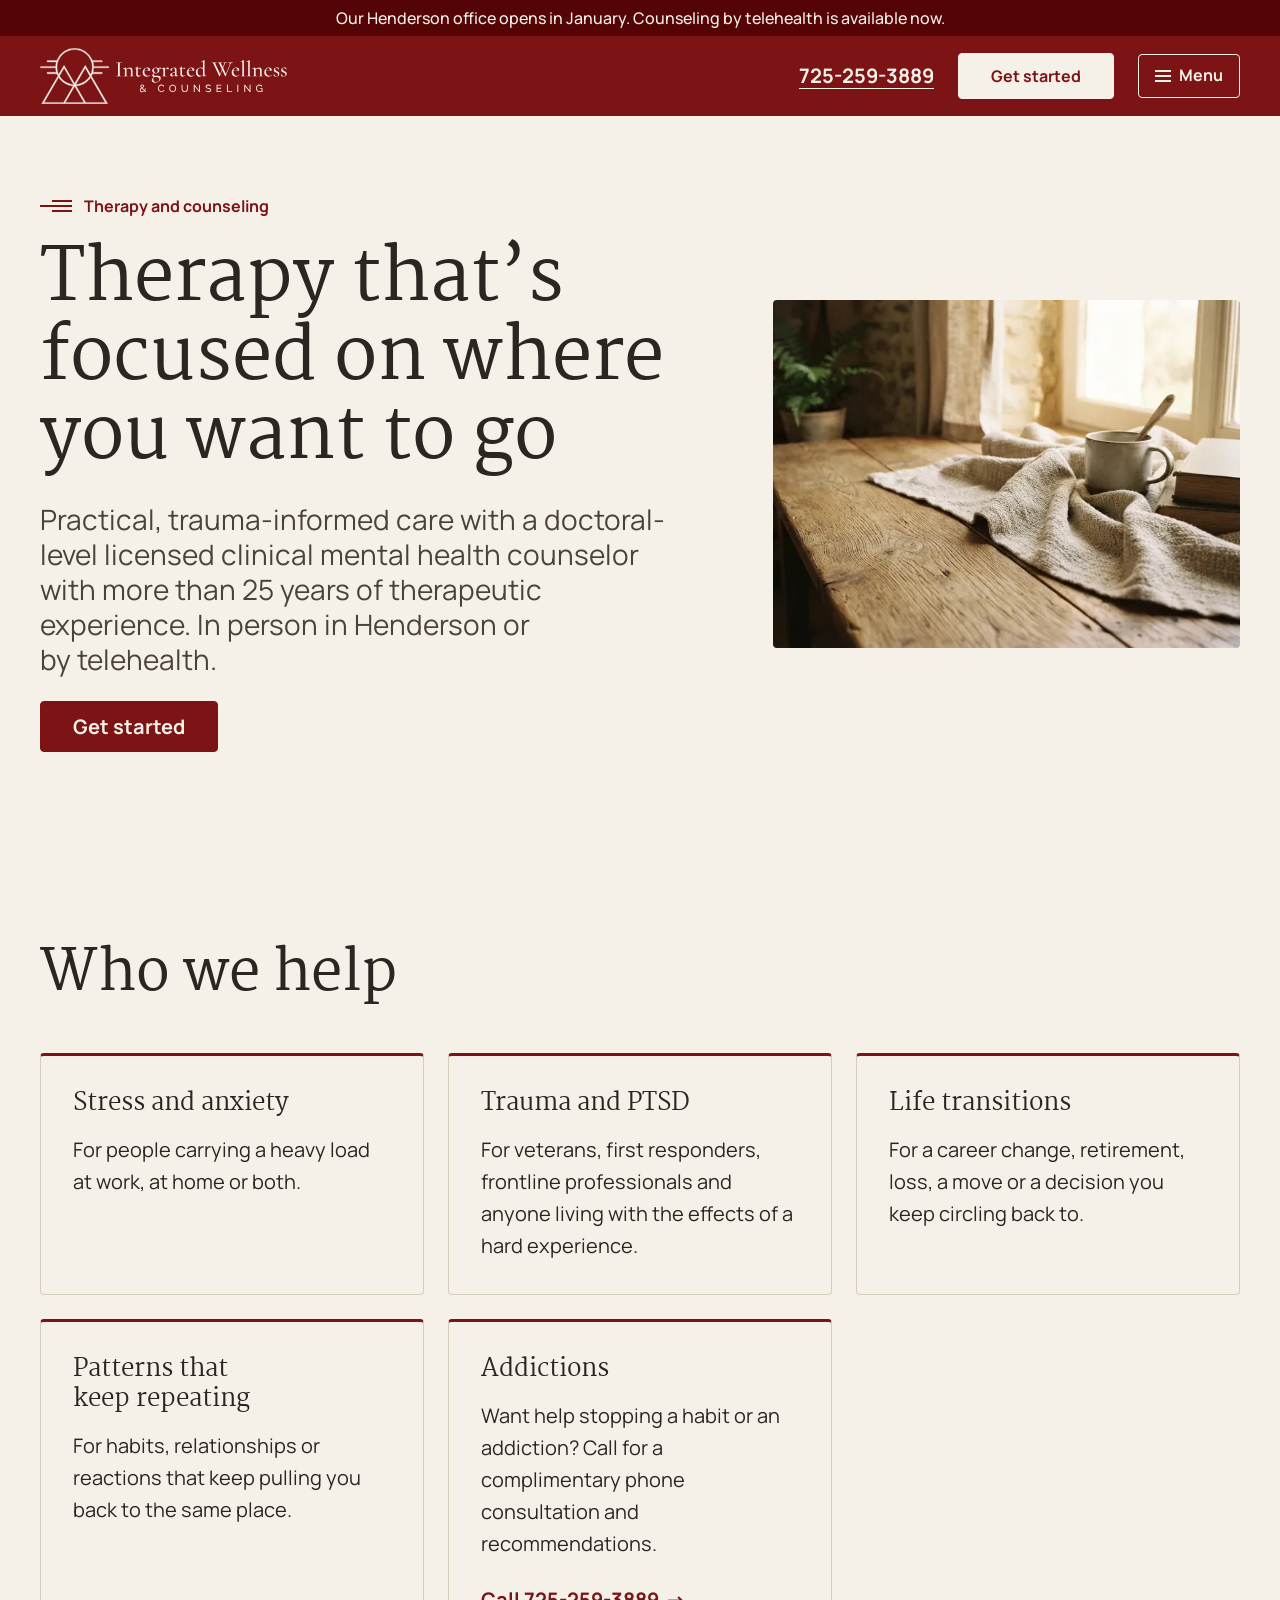
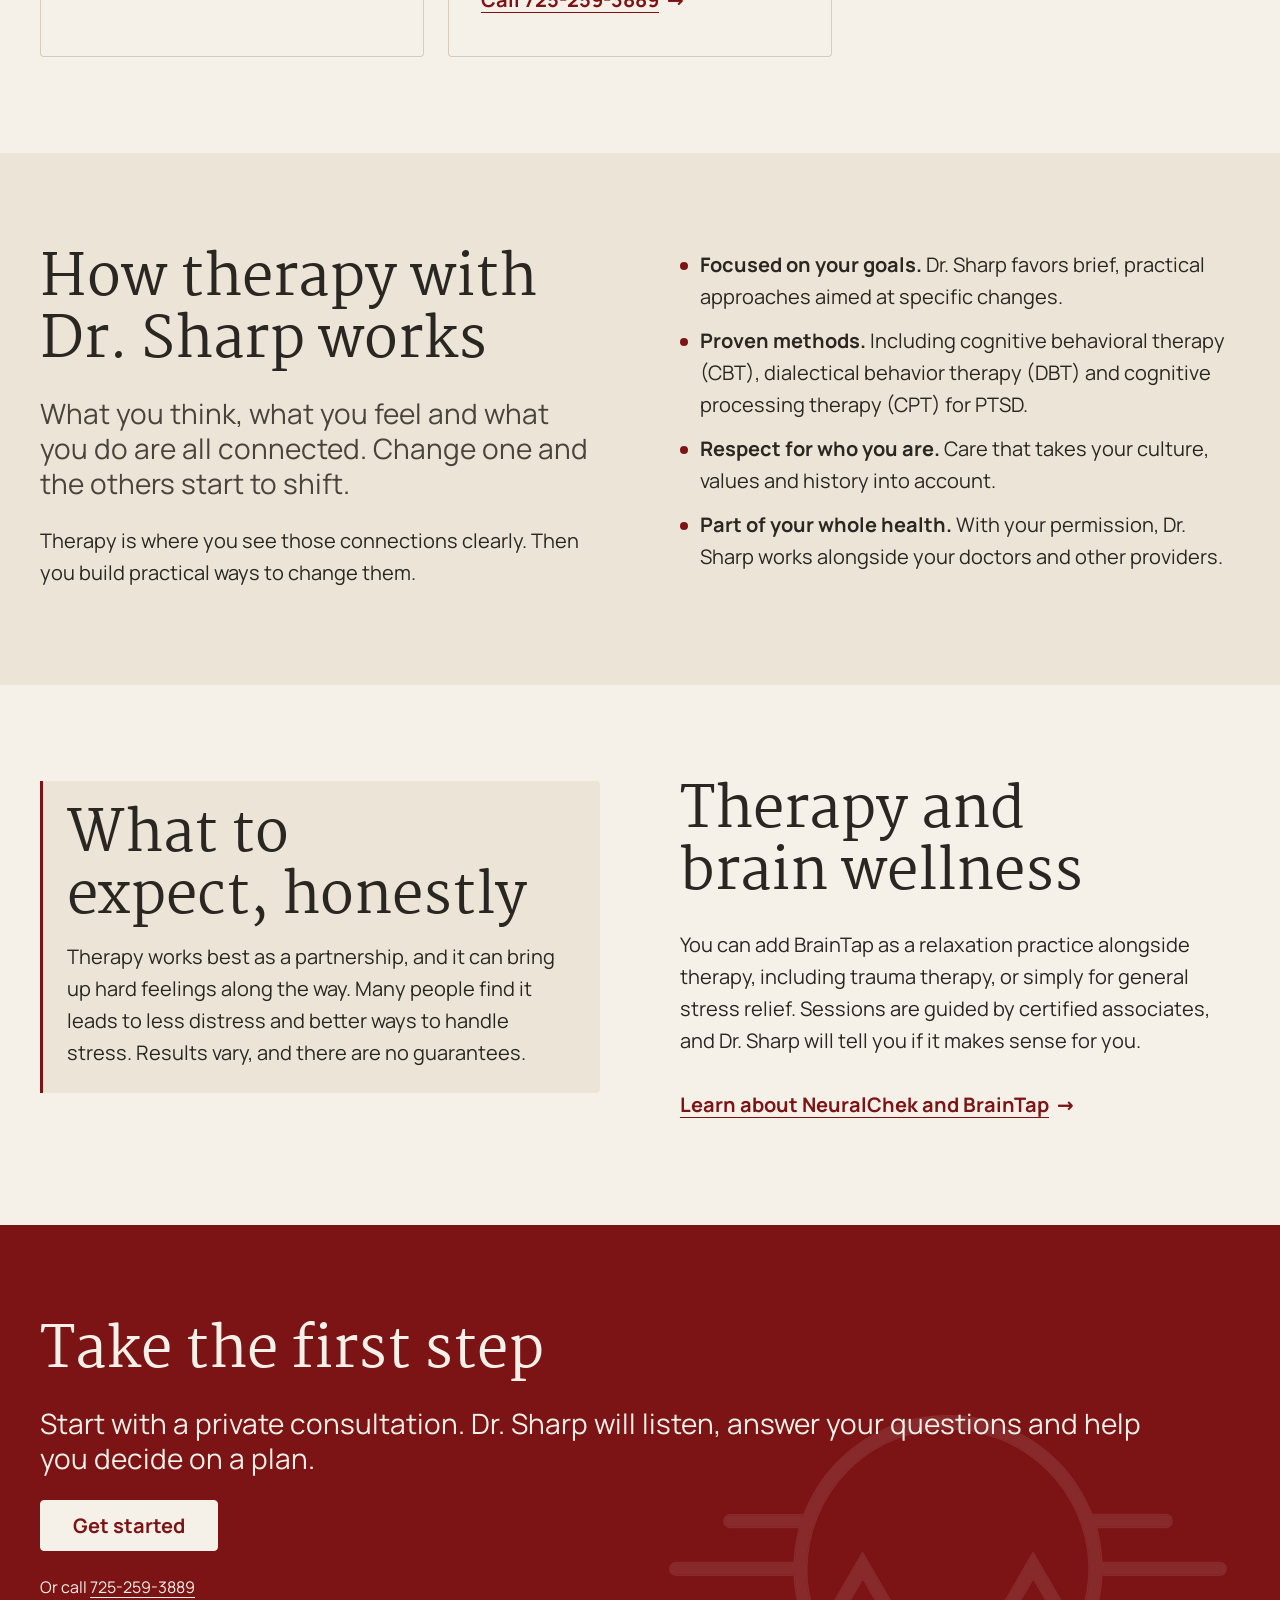
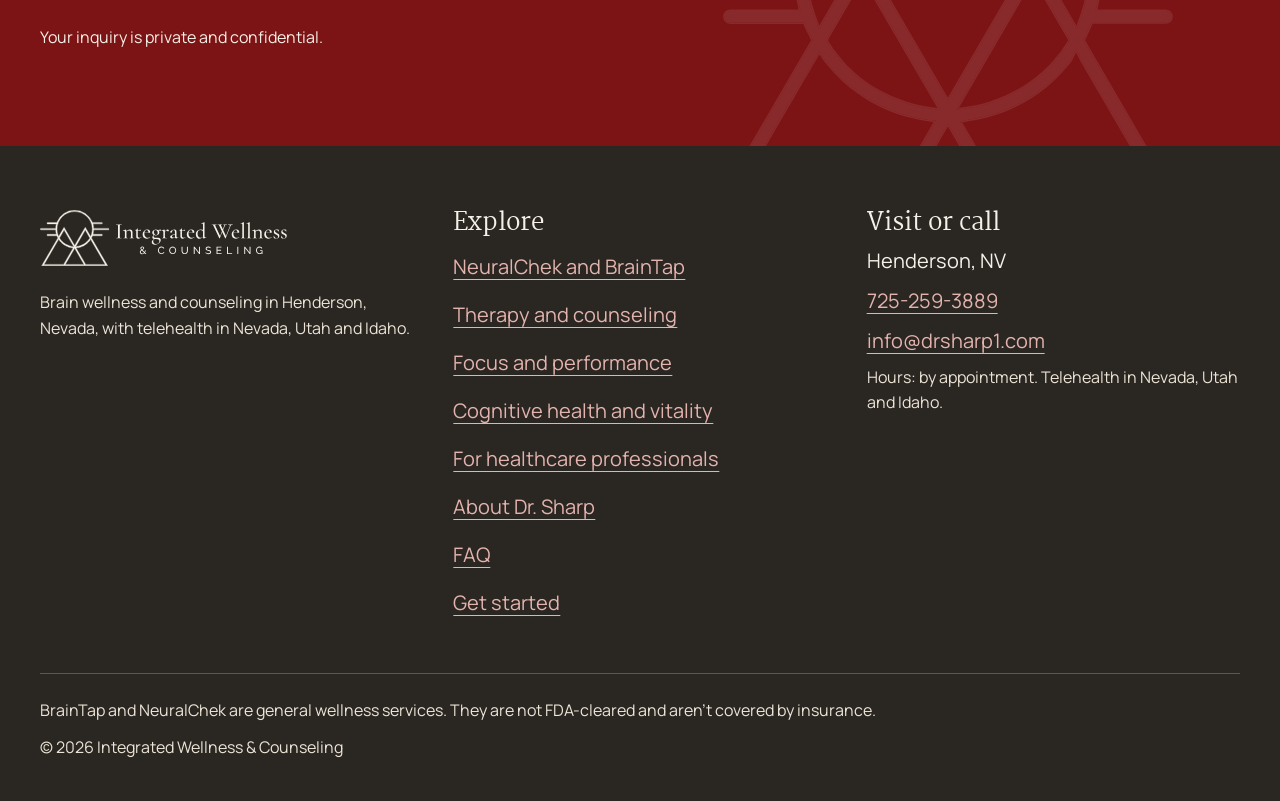
<file: therapy-counseling.html>
<!doctype html>
<html lang="en">
<head>
  <meta charset="utf-8">
  <!-- Google Analytics (GA4) -->
  <script async src="https://www.googletagmanager.com/gtag/js?id=G-Z3F29K48T2"></script>
  <script>
    window.dataLayer = window.dataLayer || [];
    function gtag(){dataLayer.push(arguments);}
    gtag('js', new Date());
    gtag('config', 'G-Z3F29K48T2');
  </script>
  <meta name="viewport" content="width=device-width, initial-scale=1, viewport-fit=cover">
  <title>Therapy and Counseling in Henderson, NV | Dr. Stephen Sharp</title>
  <meta name="claude:viewport-fit-sides" content="cover">
  <meta name="description" content="Practical, trauma-informed therapy for stress, anxiety, PTSD, life transitions, repeating patterns and addictions, with a doctoral-level licensed clinical mental health counselor. In person in Henderson or by telehealth.">
  <link rel="canonical" href="https://www.drsharp.org/therapy-counseling.html">
  <meta name="theme-color" content="#7c1315">
  <meta name="format-detection" content="telephone=no">

  <link rel="preload" href="assets/fonts/martel-400.woff2" as="font" type="font/woff2" crossorigin>
  <link rel="preload" href="assets/fonts/manrope-var.woff2" as="font" type="font/woff2" crossorigin>
  <link rel="stylesheet" href="assets/css/styles.css">
  <script src="assets/js/main.js" defer></script>

  <link rel="icon" href="favicon.ico" sizes="32x32">
  <link rel="apple-touch-icon" href="apple-touch-icon.png">
  <link rel="manifest" href="site.webmanifest">

  <!-- TODO: add assets/img/og-image.jpg (1200x630) before launch -->
  <meta property="og:type" content="website">
  <meta property="og:site_name" content="Integrated Wellness &amp; Counseling">
  <meta property="og:title" content="Therapy that’s focused on where you want to go">
  <meta property="og:description" content="Practical, trauma-informed therapy for stress, anxiety, PTSD, life transitions, repeating patterns and addictions, with a doctoral-level licensed clinical mental health counselor. In person in Henderson or by telehealth.">
  <meta property="og:url" content="https://www.drsharp.org/therapy-counseling.html">
  <meta property="og:image" content="https://www.drsharp.org/assets/img/og-image.jpg">
  <meta property="og:locale" content="en_US">
  <meta name="twitter:card" content="summary_large_image">
</head>
<body>
  <a class="skip-link" href="#main">Skip to main content</a>

  <div class="site-banner"><p class="container">Our Henderson office opens in January. Counseling by telehealth is available now.</p></div>
  <!-- CONFIRM: January opening -->
  <header class="site-header theme-brand">
    <div class="container site-header__bar">
      <!-- Mark alone on phones, full logo from 768px; the browser loads only one -->
      <a class="site-header__logo" href="index.html">
        <picture>
          <source media="(min-width: 48em)" srcset="assets/img/logo-reversed.svg" width="332" height="75">
          <img src="assets/img/mark-reversed.svg" alt="Integrated Wellness &amp; Counseling, home" width="93" height="75">
        </picture>
      </a>

      <button class="menu-toggle" type="button" aria-expanded="false" aria-controls="site-nav" hidden>
        <span class="menu-toggle__icon" aria-hidden="true"></span>
        Menu
      </button>

      <nav class="site-nav" id="site-nav" aria-label="Main">
        <ul class="site-nav__list" role="list">
          <li><a href="neuralchek-braintap.html">NeuralChek and BrainTap</a></li><li><a href="therapy-counseling.html" aria-current="page">Therapy</a></li><li class="nav-group"><button class="nav-group__toggle" type="button" aria-expanded="true" aria-controls="nav-who">Who we help</button><ul class="nav-group__list" id="nav-who" role="list"><li><a href="focus-performance.html">Focus and performance</a></li><li><a href="cognitive-health.html">Cognitive health and vitality</a></li><li><a href="healthcare-professionals.html">For healthcare professionals</a></li></ul></li><li><a href="about.html">About</a></li><li><a href="faq.html">FAQ</a></li>
          <li class="site-nav__cta"><a class="btn" href="get-started.html">Get started</a></li>
        </ul>
      </nav>

      <a class="site-header__call" href="tel:+17252593889">725-259-3889</a>

      <a class="btn site-header__cta" href="get-started.html">Get started</a>
    </div>
  </header>

  <main id="main">
<section class="hero" aria-labelledby="page-title">
  <div class="container split split--wide-text">
    <div class="stack">
      <p class="eyebrow">Therapy and counseling</p>
      <h1 id="page-title">Therapy that’s focused on where you want to go</h1>
      <p class="lead">Practical, trauma-informed care with a doctoral-level licensed clinical mental health counselor with more than 25 years of therapeutic experience. In person in Henderson or by telehealth.</p>
      <div class="cluster"><a class="btn" href="get-started.html">Get started</a></div>
    </div>
    <picture class="photo">
      <img
        src="assets/img/warm-interior-1024.webp"
        srcset="assets/img/warm-interior-640.webp 640w,
                assets/img/warm-interior-1024.webp 1024w"
        sizes="(min-width: 1024px) 540px, 100vw"
        alt="Hot cup of tea sits on the table nestled in a tablecloth and books"
        width="1024" height="765"
        fetchpriority="high" decoding="async">
    </picture>
  </div>
</section>
<section class="section" aria-labelledby="who-title">
  <div class="container">
<div class="stack section-head"><h2 id="who-title">Who we help</h2></div>
    <ul class="grid grid--3" role="list">
      <li class="card stack"><h3>Stress and anxiety</h3><p>For people carrying a heavy load at work, at home or both.</p></li>
      <li class="card stack"><h3>Trauma and PTSD</h3><p>For veterans, first responders, frontline professionals and anyone living with the effects of a hard experience.</p></li>
      <li class="card stack"><h3>Life transitions</h3><p>For a career change, retirement, loss, a move or a decision you keep circling back to.</p></li>
      <li class="card stack"><h3>Patterns that keep repeating</h3><p>For habits, relationships or reactions that keep pulling you back to the same place.</p></li>
      <li class="card stack"><h3>Addictions</h3><p>Want help stopping a habit or an addiction? Call for a complimentary phone consultation and recommendations.</p><a class="link-arrow" href="tel:+17252593889">Call 725-259-3889</a></li>
    </ul>
  </div>
</section>
<section class="section theme-alt" aria-labelledby="works-title">
  <div class="container">
    <div class="split">
      <div class="stack">
        <h2 id="works-title">How therapy with Dr. Sharp works</h2>
        <p class="lead">What you think, what you feel and what you do are all connected. Change one and the others start to shift.</p>
        <p>Therapy is where you see those connections clearly. Then you build practical ways to change them.</p>
      </div>
      <ul class="ticks ticks--stack" role="list"><li><span><strong>Focused on your goals.</strong> Dr. Sharp favors brief, practical approaches aimed at specific changes.</span></li><li><span><strong>Proven methods.</strong> Including cognitive behavioral therapy (CBT), dialectical behavior therapy (DBT) and cognitive processing therapy (CPT) for PTSD.</span></li><li><span><strong>Respect for who you are.</strong> Care that takes your culture, values and history into account.</span></li><li><span><strong>Part of your whole health.</strong> With your permission, Dr. Sharp works alongside your doctors and other providers.</span></li></ul>
    </div>
  </div>
</section>
<section class="section" aria-labelledby="expect-title">
  <div class="container">
    <div class="split">
      <div class="callout stack">
        <h2 id="expect-title">What to expect, honestly</h2>
        <p>Therapy works best as a partnership, and it can bring up hard feelings along the way. Many people find it leads to less distress and better ways to handle stress. Results vary, and there are no guarantees.</p>
      </div>
      <div class="stack">
        <h2 id="together-title">Therapy and brain wellness</h2>
        <p>You can add BrainTap as a relaxation practice alongside therapy, including trauma therapy, or simply for general stress relief. Sessions are guided by certified associates, and Dr. Sharp will tell you if it makes sense for you.</p>
        <a class="link-arrow" href="neuralchek-braintap.html">Learn about NeuralChek and BrainTap</a>
      </div>
    </div>
  </div>
</section>
<section class="section theme-brand sun-band" aria-labelledby="step-title">
  <div class="container stack">
    <h2 id="step-title">Take the first step</h2>
    <p class="lead">Start with a private consultation. Dr. Sharp will listen, answer your questions and help you decide on a plan.</p>
    <div class="cluster"><a class="btn" href="get-started.html">Get started</a></div>
    <p class="meta">Or call <a href="tel:+17252593889">725-259-3889</a></p>
    <p class="meta">Your inquiry is private and confidential.</p>
  </div>
</section>
  </main>

  <footer class="site-footer theme-inverse">
    <div class="container">
      <div class="site-footer__grid">
        <div class="stack">
          <img class="site-footer__logo" src="assets/img/logo-reversed.svg" alt="Integrated Wellness &amp; Counseling" width="332" height="75" loading="lazy" decoding="async">
          <p class="meta">Brain wellness and counseling in Henderson, Nevada, with telehealth in Nevada, Utah and Idaho.</p>
        </div>
        <nav aria-labelledby="footer-nav-title" class="stack stack--tight">
          <h2 id="footer-nav-title">Explore</h2>
          <ul class="site-footer__list" role="list"><li><a href="neuralchek-braintap.html">NeuralChek and BrainTap</a></li><li><a href="therapy-counseling.html">Therapy and counseling</a></li><li><a href="focus-performance.html">Focus and performance</a></li><li><a href="cognitive-health.html">Cognitive health and vitality</a></li><li><a href="healthcare-professionals.html">For healthcare professionals</a></li><li><a href="about.html">About Dr. Sharp</a></li><li><a href="faq.html">FAQ</a></li><li><a href="get-started.html">Get started</a></li></ul>
        </nav>
        <div class="stack stack--tight">
          <h2>Visit or call</h2>
          <address class="stack stack--tight">
            <p>Henderson, NV</p>
            <p><a href="tel:+17252593889">725-259-3889</a></p>
            <p><a href="mailto:info@drsharp1.com">info@drsharp1.com</a></p>
            <p class="meta">Hours: by appointment. Telehealth in Nevada, Utah and Idaho.</p>
          </address>
        </div>
      </div>
      <div class="site-footer__legal">
        <p class="meta site-footer__note">BrainTap and NeuralChek are general wellness services. They are not FDA-cleared and aren’t covered by insurance.</p>
        <p class="meta">&copy; 2026 Integrated Wellness &amp; Counseling</p>
        <!-- TODO: add links to privacy.html and accessibility.html once those pages exist -->
      </div>
    </div>
  </footer>
</body>
</html>
</file>
<file: assets/css/styles.css>
/* ==========================================================================
   Dr. Stephen Sharp — shared stylesheet (Concept A "Inscription")
   --------------------------------------------------------------------------
   One file for every page. Cascade layers keep specificity flat, so later
   layers win without !important or long selectors:
     reset → tokens → base → layout → components → utilities
   Units: html is 62.5%, so 1rem = 10px and 1.6rem = 16px. Every size token
   below is a multiple of 4px (0.4rem). Media queries use em, which are always
   based on the browser default (16px), not on the 62.5% root.
   Breakpoints: 48em (768px) tablet, 64em (1024px) desktop,
   84em (1344px) full header nav; 90em (1440px) four steps in a row.
   ========================================================================== */

@layer reset, tokens, base, layout, components, utilities;

/* --------------------------------------------------------------------------
   Fonts — self-hosted Latin subsets (no third-party requests, no FOIT)
   -------------------------------------------------------------------------- */
/* Variable fonts: one file per family covers every weight we use.
   The weight range is limited to the weights the design system allows. */
@font-face {
  font-family: "Manrope";
  src: url("../fonts/manrope-var.woff2") format("woff2-variations"),
       url("../fonts/manrope-var.woff2") format("woff2");
  font-weight: 400 700;
  font-style: normal;
  font-display: swap;
}
/* Martel (headings): self-hosted Latin subset. Headings only use Regular (400),
   so that is the only weight shipped. Add more files here if that changes. */
@font-face {
  font-family: "Martel";
  src: url("../fonts/martel-400.woff2") format("woff2");
  font-weight: 400;
  font-style: normal;
  font-display: swap;
}



/* --------------------------------------------------------------------------
   Reset — only what this site needs
   -------------------------------------------------------------------------- */
@layer reset {
  *, *::before, *::after { box-sizing: border-box; }
  * { margin: 0; }
  html { -webkit-text-size-adjust: 100%; text-size-adjust: 100%; }
  img, svg, picture { display: block; max-width: 100%; height: auto; }
  input, button, textarea, select { font: inherit; color: inherit; }
  ul[role="list"], ol[role="list"] { list-style: none; padding: 0; }
}

/* --------------------------------------------------------------------------
   Tokens
   Tier 1: primitives (raw values). Tier 2: semantic roles used by components.
   Components only reference tier 2, so a rebrand touches tier 1 alone.
   -------------------------------------------------------------------------- */
@layer tokens {
  :root {
    color-scheme: light;

    /* Color primitives — warm palette only, no green or sage */
    --color-maroon-700: #7c1315;   /* primary */
    --color-maroon-900: #540405;   /* primary hover / darker */
    --color-ivory: #f6f1e8;
    --color-stone: #ece4d6;
    --color-sand: #d6ccbb;
    --color-charcoal: #2a2622;
    --color-umber-600: #4a433b;
    --color-umber-500: #5e564d;
    --color-rose-200: #e3b3ae;

    /* Color roles (default context: ivory page) */
    --surface-page: var(--color-ivory);
    --surface-alt: var(--color-stone);
    --surface-brand: var(--color-maroon-700);
    --surface-inverse: var(--color-charcoal);
    --border-default: var(--color-sand);
    --border-strong: var(--color-umber-500);   /* 3:1+ for UI boundaries */

    /* Context-aware roles: redefined by .theme-* classes below */
    --text: var(--color-charcoal);
    --text-muted: var(--color-umber-600);
    --text-accent: var(--color-maroon-700);
    --link: var(--color-maroon-700);
    --link-hover: var(--color-maroon-900);
    --action-bg: var(--color-maroon-700);
    --action-bg-hover: var(--color-maroon-900);
    --action-text: var(--color-ivory);
    --focus-ring: var(--color-maroon-700);
    --rule: var(--border-default);

    /* Font families */
    --font-display: "Martel", Garamond, "EB Garamond", "Iowan Old Style", "Palatino Linotype", Georgia, serif;
    --font-body: "Manrope", "Segoe UI", system-ui, -apple-system, Roboto, Arial, sans-serif;

    /* Font weights — primitives (only these are shipped) */
    --weight-regular: 400;     /* Manrope: body */
    --weight-medium: 500;      /* Manrope: interface */
    --weight-semibold: 400;    /* Martel headings (Regular; the only weight shipped) */
    --weight-bold: 700;        /* Manrope only: labels, buttons, emphasis */

    /* Font-weight roles */
    --weight-heading: var(--weight-semibold);        /* h1, h2 */
    --weight-heading-small: var(--weight-semibold); /* h3 and below; holds up at small sizes */
    --weight-ui: var(--weight-medium);             /* nav and secondary interface text */
    --weight-label: var(--weight-bold);            /* eyebrows, buttons, action links */

    /* Font-size scale — 4px steps starting at 16px */
    --fs-16: 1.6rem;
    --fs-20: 2rem;
    --fs-24: 2.4rem;
    --fs-28: 2.8rem;
    --fs-32: 3.2rem;
    --fs-36: 3.6rem;
    --fs-40: 4rem;
    --fs-44: 4.4rem;
    --fs-48: 4.8rem;
    --fs-56: 5.6rem;
    --fs-64: 6.4rem;
    --fs-72: 7.2rem;

    /* Font-size roles (mobile values; desktop overrides below) */
    --text-label: var(--fs-16);     /* labels, captions, meta */
    --text-body: var(--fs-20);      /* running text — brief requires 18px+ */
    --text-lead: var(--fs-24);      /* intro paragraphs */
    --text-h4: var(--fs-24);        /* minor headings, e.g. footer column titles */
    --text-h3: var(--fs-28);
    --text-h2: var(--fs-36);
    --text-display: var(--fs-48);   /* page h1 */

    /* Line heights */
    --leading-tight: 1.1;
    --leading-snug: 1.25;
    --leading-body: 1.6;

    /* Spacing scale — 4px steps */
    --space-4: 0.4rem;
    --space-8: 0.8rem;
    --space-12: 1.2rem;
    --space-16: 1.6rem;
    --space-20: 2rem;
    --space-24: 2.4rem;
    --space-32: 3.2rem;
    --space-40: 4rem;
    --space-48: 4.8rem;
    --space-64: 6.4rem;
    --space-80: 8rem;
    --space-96: 9.6rem;
    --space-128: 12.8rem;

    /* Spacing roles */
    --gutter: var(--space-20);
    --section-pad: var(--space-64);

    /* Radius scale — 2px steps (restraint: buttons and cards only) */
    --radius-2: 0.2rem;
    --radius-4: 0.4rem;
    --radius-6: 0.6rem;
    --radius-8: 0.8rem;
    --radius-pill: 99.9rem;

    /* Sizing */
    --measure: 65ch;             /* max line length for running text */
    --container: 136rem;         /* 1360px: fits the one-row header at 1440px */
    --logo-height: 4.4rem;       /* mark alone on phones; full logo (332:75) from 48em */
    --tap-target: 4.4rem;        /* 44px — above WCAG 2.2 AA 24px minimum */
    --border-width: 0.1rem;
    --focus-width: 0.3rem;

    /* Elevation (dropdown only) */
    --shadow-raised: 0 1.2rem 3.2rem rgb(42 38 34 / 0.25);

    /* Motion */
    --duration-fast: 150ms;
    --ease-out: cubic-bezier(0.2, 0.7, 0.2, 1);
  }

  @media (min-width: 48em) {
    :root { --logo-height: 5.6rem; }
  }

  @media (min-width: 64em) {
    :root {
      --gutter: var(--space-40);
      --section-pad: var(--space-96);
      --text-lead: var(--fs-28);
      --text-h3: var(--fs-32);
      --text-h2: var(--fs-56);
      --text-display: var(--fs-72);
    }
  }

  /* Color contexts — one class swaps every role for a dark or brand band */
  .theme-brand {
    --text: var(--color-ivory);
    --text-muted: var(--color-ivory);
    --text-accent: var(--color-rose-200);
    --link: var(--color-ivory);
    --link-hover: var(--color-rose-200);
    --action-bg: var(--color-ivory);
    --action-bg-hover: var(--color-stone);
    --action-text: var(--color-maroon-700);
    --focus-ring: var(--color-ivory);
    --rule: var(--color-rose-200);
    background-color: var(--surface-brand);
    color: var(--text);
  }
  .theme-inverse {
    --text: var(--color-ivory);
    --text-muted: var(--color-stone);
    --text-accent: var(--color-rose-200);
    --link: var(--color-rose-200);
    --link-hover: var(--color-ivory);
    --action-bg: var(--color-ivory);
    --action-bg-hover: var(--color-stone);
    --action-text: var(--color-maroon-700);
    --focus-ring: var(--color-rose-200);
    --rule: var(--color-umber-500);
    background-color: var(--surface-inverse);
    color: var(--text);
  }
  .theme-alt {
    --callout-bg: var(--surface-page);
    background-color: var(--surface-alt);
  }
}

/* --------------------------------------------------------------------------
   Base — element defaults
   -------------------------------------------------------------------------- */
@layer base {
  html {
    font-size: 62.5%;            /* 1rem = 10px; still scales with user settings */
    scroll-behavior: smooth;
  }

  /* Headings share one rule; size is the only difference */
  h1, h2, h3 {
    font-family: var(--font-display);
    font-weight: var(--weight-heading);
    line-height: var(--leading-snug);
    text-wrap: balance;
    color: var(--text);
  }
  h1 { font-size: var(--text-display); line-height: var(--leading-tight); }
  h2 { font-size: var(--text-h2); line-height: var(--leading-tight); }
  h3 { font-weight: var(--weight-heading-small); }
  h3 { font-size: var(--text-h3); }

  p, li { max-width: var(--measure); text-wrap: pretty; }
  strong { font-weight: var(--weight-bold); }
  address { font-style: normal; }

  a {
    color: var(--link);
    text-decoration-thickness: var(--border-width);
    text-underline-offset: 0.25em;
    transition: color var(--duration-fast) var(--ease-out);
  }
  a:hover { color: var(--link-hover); text-decoration-thickness: 0.2rem; }

  /* One focus style for every interactive element, in every color context */
  :focus-visible {
    outline: var(--focus-width) solid var(--focus-ring);
    outline-offset: var(--focus-width);
    border-radius: var(--radius-2);
  }

  @media (prefers-reduced-motion: reduce) {
    html { scroll-behavior: auto; }
    *, *::before, *::after {
      transition-duration: 0.01ms !important;
      animation-duration: 0.01ms !important;
      animation-iteration-count: 1 !important;
    }
  }
}

/* --------------------------------------------------------------------------
   Layout primitives — composable, used on every page
   -------------------------------------------------------------------------- */
@layer layout {
  .container {
    width: 100%;
    max-width: calc(var(--container) + 2 * var(--gutter));
    margin-inline: auto;
    padding-left: max(var(--gutter), env(safe-area-inset-left, 0px));
    padding-right: max(var(--gutter), env(safe-area-inset-right, 0px));
  }

  .section { padding-block: var(--section-pad); }

  /* Vertical rhythm: set --stack-gap to change spacing inside a stack */
  .stack {
    display: flex;
    flex-direction: column;
    align-items: flex-start;
    gap: var(--stack-gap, var(--space-24));
  }
  .stack--tight { --stack-gap: var(--space-8); }

  /* Horizontal group that wraps (buttons, links, chips) */
  .cluster {
    display: flex;
    flex-wrap: wrap;
    align-items: center;
    gap: var(--cluster-gap, var(--space-16));
  }

  /* Auto-fitting card grid: set --grid-min for the narrowest column */
  .grid {
    display: grid;
    grid-template-columns: repeat(auto-fit, minmax(min(100%, var(--grid-min, 28rem)), 1fr));
    gap: var(--grid-gap, var(--space-24));
  }

  .grid--narrow { --grid-min: 26rem; }
  .grid--wide { --grid-min: 30rem; }
  /* At most three columns: 5 items fall into 3 + 2 */
  .grid--3 { --grid-min: max(26rem, (100% - 2 * var(--space-24)) / 3); }

  /* Lists, grids and forms inside a stack take the full width */
  .stack > :is(.grid, .ticks, .steps, .faq, .contact-list) { align-self: stretch; }

  /* Two columns on desktop, stacked on phones */
  /* Columns align to the top; add .split--center where a photo sits beside text */
  .split {
    display: grid;
    gap: var(--space-40);
    align-items: start;
  }
  .split--center,
  .hero .split { align-items: center; }
  .split > * { min-width: 0; }
  @media (min-width: 64em) {
    .split { grid-template-columns: 1fr 1fr; gap: var(--space-80); }
    .split--wide-text { grid-template-columns: 7fr 5fr; }
  }
}

/* --------------------------------------------------------------------------
   Components
   -------------------------------------------------------------------------- */
@layer components {

  /* Site-wide notice above the header (pre-opening) */
  .site-banner {
    padding-block: var(--space-8);
    background-color: var(--color-maroon-900);
    color: var(--color-ivory);
    font-size: var(--text-label);
    font-weight: var(--weight-ui);
    line-height: var(--leading-snug);
  }
  .site-banner p { max-width: none; text-align: center;}

  /* Skip link — first focusable element on every page */
  .skip-link {
    position: absolute;
    left: var(--space-16);
    top: var(--space-16);
    z-index: 100;
    padding: var(--space-12) var(--space-20);
    background: var(--color-ivory);
    color: var(--color-maroon-700);
    font-weight: var(--weight-label);
    border-radius: var(--radius-4);
    transform: translateY(-200%);
  }
  .skip-link:focus { transform: none; }

  /* Small bold sentence-case label above headings (never all caps) */
  /* Three short rays before each label, drawn from the logo's sun */
  .eyebrow {
    display: flex;
    align-items: center;
    gap: var(--space-12);
    font-size: var(--text-label);
    font-weight: var(--weight-label);
    color: var(--text-accent);
    line-height: var(--leading-snug);
  }
  .eyebrow::before {
    content: "";
    flex-shrink: 0;
    width: var(--space-32);
    height: var(--space-12);
    background:
      linear-gradient(currentColor, currentColor) right top / var(--space-20) 0.2rem no-repeat,
      linear-gradient(currentColor, currentColor) right center / 100% 0.2rem no-repeat,
      linear-gradient(currentColor, currentColor) right bottom / var(--space-20) 0.2rem no-repeat;
  }

  .lead {
    font-size: var(--text-lead);
    line-height: var(--leading-snug);
    color: var(--text-muted);
  }

  .meta {
    font-size: var(--text-label);
    color: var(--text-muted);
  }

  /* Buttons — one base, one variant for the outline style */
  .btn {
    display: inline-flex;
    align-items: center;
    justify-content: center;
    min-height: var(--tap-target);
    padding: var(--space-12) var(--space-24);
    border: var(--border-width) solid var(--action-bg);
    border-radius: var(--radius-4);
    background-color: var(--action-bg);
    color: var(--action-text);
    font-size: var(--fs-16);
    font-weight: var(--weight-label);
    line-height: var(--leading-snug);
    text-decoration: none;
    text-align: center;
    cursor: pointer;
    transition: background-color var(--duration-fast) var(--ease-out),
                border-color var(--duration-fast) var(--ease-out),
                color var(--duration-fast) var(--ease-out);
  }
  .btn:hover {
    background-color: var(--action-bg-hover);
    border-color: var(--action-bg-hover);
    color: var(--action-text);
    text-decoration: none;
  }
  .btn--outline {
    background-color: transparent;
    border-color: currentColor;
    color: var(--link);
  }
  .btn--outline:hover { background-color: var(--action-bg); border-color: var(--action-bg); }
  @media (min-width: 48em) { .btn { font-size: var(--fs-20); padding-inline: var(--space-32); } }

  /* Text link with arrow — for "read more" style paths */
  /* Inline so the arrow stays with the last word when the text wraps;
     padding keeps the target at 44px or taller */
  .link-arrow {
    display: inline-block;
    padding-block: var(--space-8);
    font-weight: var(--weight-label);
  }
  .link-arrow::after {
    content: "→";
    display: inline-block;
    margin-left: var(--space-8);
    transition: transform var(--duration-fast) var(--ease-out);
  }
  .link-arrow:hover::after { transform: translateX(var(--space-4)); }

  /* ---------- Header ----------
     One row at every width. Order in the markup: logo, menu button, nav,
     phone, consultation button. Visual order is set with `order`.
       Phones:        mark, phone, menu button
       768px and up:  full logo, phone, menu button
       1024px and up: + consultation button
       1344px and up: full nav replaces the menu button
     The open menu drops below the row on smaller screens. */
  .site-header { position: relative; z-index: 10; }
  .site-header__bar {
    display: flex;
    align-items: center;
    flex-wrap: wrap;
    gap: var(--space-12) var(--space-16);
    padding-block: var(--space-12);
  }
  .site-header__logo { flex-shrink: 0; display: block; }
  .site-header__logo img,
  .site-footer__logo { width: auto; height: var(--logo-height); }

  .site-header__call {
    order: 1;
    margin-left: auto;
    display: inline-flex;
    align-items: center;
    min-height: var(--tap-target);
    white-space: nowrap;
    font-size: var(--fs-16);
    font-weight: var(--weight-label);
  }
  .site-header__cta { order: 2; display: none; font-size: var(--fs-16); white-space: nowrap; }

  .menu-toggle {
    order: 3;
    display: inline-flex;
    align-items: center;
    gap: var(--space-8);
    min-height: var(--tap-target);
    padding: var(--space-8) var(--space-16);
    border: var(--border-width) solid currentColor;
    border-radius: var(--radius-4);
    background: transparent;
    font-size: var(--fs-16);
    font-weight: var(--weight-label);
    cursor: pointer;
  }
  .menu-toggle__icon,
  .menu-toggle__icon::before,
  .menu-toggle__icon::after {
    display: block;
    width: 1.6rem;
    height: 0.2rem;
    background: currentColor;
    transition: transform var(--duration-fast) var(--ease-out);
  }
  .menu-toggle__icon { position: relative; }
  .menu-toggle__icon::before,
  .menu-toggle__icon::after { content: ""; position: absolute; left: 0; }
  .menu-toggle__icon::before { top: -0.5rem; }
  .menu-toggle__icon::after { top: 0.5rem; }
  [aria-expanded="true"] > .menu-toggle__icon { background: transparent; }
  [aria-expanded="true"] > .menu-toggle__icon::before { transform: translateY(0.5rem) rotate(45deg); }
  [aria-expanded="true"] > .menu-toggle__icon::after { transform: translateY(-0.5rem) rotate(-45deg); }

  .site-nav { order: 4; flex-basis: 100%; }
  .site-nav__list {
    display: flex;
    flex-direction: column;
    gap: var(--space-4);
    padding-block: var(--space-8) var(--space-16);
    border-top: var(--border-width) solid var(--rule);
  }
  .site-nav__list a {
    display: flex;
    align-items: center;
    white-space: nowrap;
    min-height: var(--tap-target);
    text-decoration: none;
  }
  .site-nav__list a:not(.btn) { font-weight: var(--weight-ui); }
  .site-nav__list a:not(.btn):hover,
  .site-nav__list a[aria-current="page"] { text-decoration: underline; }
  .site-nav__cta { margin-top: var(--space-8); }

  /* "Who we help" dropdown: a disclosure button that shows a list of links.
     Phones and tablets: expands in place inside the menu. Desktop: a panel. */
  .nav-group__toggle {
    display: flex;
    align-items: center;
    gap: var(--space-12);
    width: 100%;
    min-height: var(--tap-target);
    padding: 0;
    border: 0;
    background: transparent;
    font-weight: var(--weight-ui);
    text-align: left;
    cursor: pointer;
  }
  .nav-group__toggle::after {
    content: "";
    width: 0.8rem;
    height: 0.8rem;
    border-right: 0.2rem solid currentColor;
    border-bottom: 0.2rem solid currentColor;
    transform: translateY(-0.2rem) rotate(45deg);
    transition: transform var(--duration-fast) var(--ease-out);
  }
  .nav-group__toggle[aria-expanded="true"]::after { transform: translateY(0.2rem) rotate(-135deg); }
  .nav-group__toggle:hover,
  .nav-group__toggle.is-current { text-decoration: underline; }
  .nav-group__list {
    display: flex;
    flex-direction: column;
    gap: var(--space-4);
    padding: 0 0 var(--space-8) var(--space-20);
  }
  .nav-group__list[hidden] { display: none; }

  /* Without JS the menu stays open; JS sets data-menu to collapse it */
  .site-header[data-menu="closed"] .site-nav { display: none; }

  @media (min-width: 48em) {
    .site-header__bar { column-gap: var(--space-24); }
    .site-header__call { font-size: var(--fs-20); }
  }
  /* The consultation button moves out of the menu into the bar */
  @media (min-width: 64em) {
    .site-header__cta { display: inline-flex; }
    .site-nav__cta { display: none; }
  }
  @media (min-width: 84em) {
    .site-header__bar { flex-wrap: nowrap; column-gap: var(--space-20); }
    .site-header__cta { padding-inline: var(--space-20); }
    .menu-toggle { display: none; }
    .site-header[data-menu] .site-nav { display: block; }
    .site-nav { order: 0; flex-basis: auto; margin-left: auto; }
    .site-header__call { margin-left: 0; }
    .site-nav__list {
      flex-direction: row;
      align-items: center;
      gap: var(--space-20);
      padding: 0;
      border: 0;
    }
    .site-nav__list a,
    .nav-group__toggle { font-size: var(--fs-16); }
    .nav-group { position: relative; }
    .nav-group__toggle { width: auto; gap: var(--space-8); }
    .site-header[data-menu] .nav-group__list {
      position: absolute;
      top: calc(100% + var(--space-16));
      left: calc(var(--space-20) * -1);
      z-index: 20;
      min-width: 30rem;
      padding: var(--space-12) var(--space-20);
      border-radius: var(--radius-4);
      background-color: var(--color-maroon-900);
      box-shadow: var(--shadow-raised);
    }
  }

  /* ---------- Hero ---------- */
  .hero { padding-block: var(--space-48) var(--section-pad); }
  @media (min-width: 64em) { .hero { padding-top: var(--space-80); } }

  /* Closing band: a faint, oversized sun from the logo behind the text */
  .sun-band {
    position: relative;
    overflow: hidden;
    isolation: isolate;
  }
  .sun-band::after {
    content: "";
    position: absolute;
    z-index: -1;
    right: -6rem;
    bottom: -8rem;
    width: 32rem;
    aspect-ratio: 93 / 75;
    background: url("../img/mark-reversed.svg") center / contain no-repeat;
    opacity: 0.1;
    pointer-events: none;
  }
  @media (min-width: 64em) {
    .sun-band::after { width: 56rem; right: 4%; bottom: -12rem; }
  }

  /* ---------- Image placeholder (swap for <picture> before launch) ---------- */
  .media-placeholder {
    display: flex;
    align-items: flex-end;
    width: 100%;
    max-width: 100%;
    aspect-ratio: var(--ratio, 4 / 3);
    padding: var(--space-20);
    border: var(--border-width) dashed var(--border-strong);
    border-radius: var(--radius-4);
    background-color: var(--surface-alt);
    color: var(--color-umber-600);
    font-size: var(--text-label);
  }
  /* ---------- Photos ----------
     Every photo uses its original, uncropped file. The frame sets the shape,
     and the image fills it. Framing is set per spot under "Photo framing" below. */
  .photo {
    display: block;
    overflow: hidden;
    aspect-ratio: var(--frame-ratio, auto);
    border-radius: var(--radius-4);
  }
  .photo img {
    display: block;
    width: 100%;
    height: 100%;
    object-fit: cover;
    object-position: var(--frame-focus, 50% 50%);
    transform: scale(var(--frame-zoom, 1));
    transform-origin: var(--frame-focus, 50% 50%);
  }
  /* The headshot source is 430px wide: cap heroes so it never scales past that */
  .photo--hero { width: 100%; max-width: 43rem; }
  .photo--circle { flex-shrink: 0; width: 12.8rem; border-radius: var(--radius-pill); }

  /* ---------- Photo framing: adjust each spot here ----------
     --frame-ratio  shape of the frame: 1 / 1 square, 4 / 5 portrait, 4 / 3 landscape
     --frame-focus  the point to keep in view: "50% 50%" is the center,
                    "50% 30%" moves the view up toward the top of the head
     --frame-zoom   1 shows the whole photo; 1.2 zooms in 20% around the focus point
     Zoom crops the edges, so raise it in small steps and check the chin and hair. */
  .frame-about      { --frame-ratio: 1 / 1; --frame-focus: 50% 50%; --frame-zoom: 1; }
  .frame-healthcare { --frame-ratio: 1 / 1; --frame-focus: 50% 40%; --frame-zoom: 1; }
  .frame-card       { --frame-ratio: 1 / 1; --frame-focus: 50% 40%; --frame-zoom: 1; }
  .frame-note       { --frame-ratio: 1 / 1; --frame-focus: 50% 40%; --frame-zoom: 1; }

  /* Small square image at the top of a path card */
  .card__media {
    width: 16rem;
    max-width: 100%;
    aspect-ratio: 1;
    overflow: hidden;
    border-radius: var(--radius-4);
  }
  .card__media > * { height: 100%; }
  .card__media .media-placeholder {
    aspect-ratio: auto;
    padding: var(--space-12);
    border-radius: 0;
  }

  /* Round headshot beside a signed note: stacked on phones, side by side from 48em */
  .byline-photo {
    display: grid;
    gap: var(--space-24);
  }
  @media (min-width: 48em) {
    .byline-photo { grid-template-columns: auto 1fr; gap: var(--space-40); align-items: start; }
  }

  /* NeuralChek illustration: beats at uneven intervals over a breathing curve */
  .hrv { width: 100%; height: auto; overflow: visible; }
  .hrv path { fill: none; stroke-linecap: round; stroke-linejoin: round; }
  .hrv__grid path { stroke: var(--border-default); stroke-width: 1; stroke-dasharray: 4 6; }
  .hrv__breath { stroke: var(--border-strong); stroke-width: 2; opacity: 0.5; }
  .hrv__gaps path { stroke: var(--border-strong); stroke-width: 1.5; }
  .hrv__pulse { stroke: var(--text-accent); stroke-width: 3; }
  .hrv__dots circle { fill: var(--text-accent); }

  /* ---------- Section heading block ---------- */
  .section-head { --stack-gap: var(--space-16); margin-bottom: var(--space-48); }

  /* ---------- Path cards (audience routes) ---------- */
  .card {
    --stack-gap: var(--space-16);
    padding: var(--space-32);
    background-color: var(--surface-page);
    border: var(--border-width) solid var(--border-default);
    border-top: 0.3rem solid var(--surface-brand);
    border-radius: var(--radius-4);
  }
  .card .link-arrow,
  .card .btn { margin-top: auto; }
  .card :is(h2, h3) { font-size: var(--text-h4); }

  /* ---------- Numbered steps (a real sequence) ---------- */
  .steps {
    display: grid;
    gap: var(--space-40);
    counter-reset: step;
  }
  .steps__item {
    display: grid;
    grid-template-columns: var(--space-48) 1fr;
    gap: var(--space-16) var(--space-20);
    counter-increment: step;
    align-content: start;
  }
  .steps__item::before {
    content: counter(step);
    display: grid;
    place-items: center;
    width: var(--space-48);
    height: var(--space-48);
    border: var(--border-width) solid var(--text-accent);
    border-radius: var(--radius-pill);
    color: var(--text-accent);
    font-family: var(--font-display);
    font-weight: var(--weight-heading-small);
    font-size: var(--fs-28);
    font-variant-numeric: lining-nums;           /* full-height 1 2 3, not old-style */
    line-height: 1;                              /* no extra space above or below the number */
    text-box: trim-both cap alphabetic;          /* optional fine-tune; browsers without support ignore it */
  }
  .steps__item > * { grid-column: 2; }
  .steps__item > h3 { grid-row: 1; align-self: center; }

  /* Compact steps inside a card (pathways): one column, smaller numbers */
  .steps--compact { gap: var(--space-16); }
  .steps--compact .steps__item { grid-template-columns: var(--space-32) 1fr; gap: var(--space-12); }
  .steps--compact .steps__item::before {
    width: var(--space-32);
    height: var(--space-32);
    font-size: var(--fs-20);
  }
  .steps--compact .steps__item > p { grid-row: 1; align-self: center; }

  /* Icon in place of the number (the list stays an <ol>, so order is kept) */
  .steps--icons .steps__item::before { content: none; }
  .steps__icon {
    grid-column: 1;
    grid-row: 1;
    display: grid;
    place-items: center;
    width: var(--space-48);
    height: var(--space-48);
    border: var(--border-width) solid var(--text-accent);
    border-radius: var(--radius-pill);
    color: var(--text-accent);
  }
  .steps__icon svg { width: var(--space-32); height: var(--space-32); }
  /* Three steps sit in a row from 64em. Four steps: 2 by 2, then a row at 90em */
  @media (min-width: 48em) {
    .steps--4 { grid-template-columns: repeat(2, 1fr); }
  }
  @media (min-width: 64em) {
    .steps:not(.steps--4, .steps--compact) { grid-template-columns: repeat(3, 1fr); }
  }
  @media (min-width: 90em) {
    .steps--4 { grid-template-columns: repeat(4, 1fr); }
  }

  /* ---------- Checklist (uses for) ---------- */
  .ticks {
    display: grid;
    gap: var(--space-12) var(--space-32);
    grid-template-columns: repeat(auto-fit, minmax(min(100%, 36rem), 1fr));
  }
  .ticks li {
    display: flex;
    gap: var(--space-12);
    align-items: baseline;
  }
  .ticks--stack { grid-template-columns: 1fr; }
  .ticks--compact {
    gap: var(--space-8) var(--space-24);
    font-size: var(--text-label);
    color: var(--text-muted);
  }
  .ticks li::before {
    content: "";
    flex-shrink: 0;
    width: var(--space-8);
    height: var(--space-8);
    background-color: var(--text-accent);
    border-radius: var(--radius-pill);
    transform: translateY(-0.2rem);
  }

  /* ---------- Brainwave motif (decorative, from Concept B) ---------- */
  .wave {
    width: 100%;
    height: var(--space-64);
    color: var(--text-accent);
    opacity: 0.6;
  }

  /* ---------- Signed note from Dr. Sharp ---------- */
  .note {
    --stack-gap: var(--space-16);
    padding-left: var(--space-24);
    border-left: 0.3rem solid var(--text-accent);
  }
  .note__quote {
    font-family: var(--font-display);
    font-weight: var(--weight-heading-small);
    font-size: var(--text-h3);
    line-height: var(--leading-snug);
  }

  /* ---------- Callout: prices, safety notes, things to read first ---------- */
  .callout {
    --stack-gap: var(--space-12);
    padding: var(--space-24);
    border-left: 0.3rem solid var(--surface-brand);
    border-radius: 0 var(--radius-4) var(--radius-4) 0;
    background-color: var(--callout-bg, var(--surface-alt));
  }
  .callout h3 { font-size: var(--text-h4); }

  /* ---------- Missing facts still to supply (remove before launch) ---------- */
  .todo {
    padding-inline: var(--space-4);
    border-radius: var(--radius-2);
    background-color: var(--color-rose-200);
    color: var(--color-charcoal);
  }

  /* ---------- Wellness disclaimer at the foot of a page ---------- */
  .disclaimer {
    padding-block: var(--space-32);
    border-top: var(--border-width) solid var(--border-default);
  }

  /* ---------- FAQ: native details/summary, no script needed ---------- */
  .faq {
    max-width: 88rem;
    border-top: var(--border-width) solid var(--border-default);
  }
  .faq__item { border-bottom: var(--border-width) solid var(--border-default); }
  .faq__item summary {
    display: flex;
    align-items: center;
    justify-content: space-between;
    gap: var(--space-16);
    min-height: var(--tap-target);
    padding-block: var(--space-16);
    font-family: var(--font-display);
    font-size: var(--text-h4);
    font-weight: var(--weight-heading-small);
    line-height: var(--leading-snug);
    list-style: none;
    cursor: pointer;
  }
  .faq__item summary::-webkit-details-marker { display: none; }
  .faq__item summary::after {
    content: "+";
    flex-shrink: 0;
    color: var(--text-accent);
    font-family: var(--font-body);
    font-size: var(--fs-28);
    line-height: 1;
  }
  .faq__item[open] summary::after { content: "\2212"; }
  .faq__answer { padding-bottom: var(--space-24); }

  /* ---------- Contact details (label / value pairs) ---------- */
  .contact-list {
    display: grid;
    grid-template-columns: max-content 1fr;
    gap: var(--space-8) var(--space-24);
    margin: 0;
  }
  .contact-list dt { font-weight: var(--weight-label); }
  .contact-list dd { margin: 0; min-width: 0; }

  /* ---------- Footer ---------- */
  .site-footer { padding-block: var(--space-64) var(--space-40); }
  .site-footer__grid {
    display: grid;
    gap: var(--space-40);
    grid-template-columns: repeat(auto-fit, minmax(min(100%, 22rem), 1fr));
  }
  .site-footer h2 { font-size: var(--text-h4); font-weight: var(--weight-heading-small); }
  .site-footer__list { display: grid; gap: var(--space-4); }
  .site-footer__list a,
  .site-footer__legal a {
    display: inline-flex;
    align-items: center;
    min-height: var(--tap-target);
  }
  /* Bottom of the footer: wellness note above the copyright, stacked at every width */
  .site-footer__legal {
    display: grid;
    gap: var(--space-12);
    margin-top: var(--space-48);
    padding-top: var(--space-24);
    border-top: var(--border-width) solid var(--rule);
  }
  .site-footer__note { max-width: none; }
}

/* --------------------------------------------------------------------------
   Utilities — single-purpose, used sparingly
   -------------------------------------------------------------------------- */
@layer utilities {
  .ratio-4x5 { --ratio: 4 / 5; }
  .ratio-3x2 { --ratio: 3 / 2; }

}

/* --------------------------------------------------------------------------
   Page base — deliberately outside the layers.
   Unlayered CSS always beats layered CSS, so a host or third-party stylesheet
   that styles `body` (a preview wrapper, a form or chat embed) would otherwise
   replace the ivory background and Manrope. Keep this block small.
   -------------------------------------------------------------------------- */
body {
  margin: 0;
  min-height: 100vh;
  background-color: var(--surface-page);
  color: var(--text);
  font-family: var(--font-body);
  font-weight: var(--weight-regular);
  font-size: var(--text-body);
  line-height: var(--leading-body);
  text-rendering: optimizeLegibility;
  -webkit-font-smoothing: antialiased;
}
</file>
